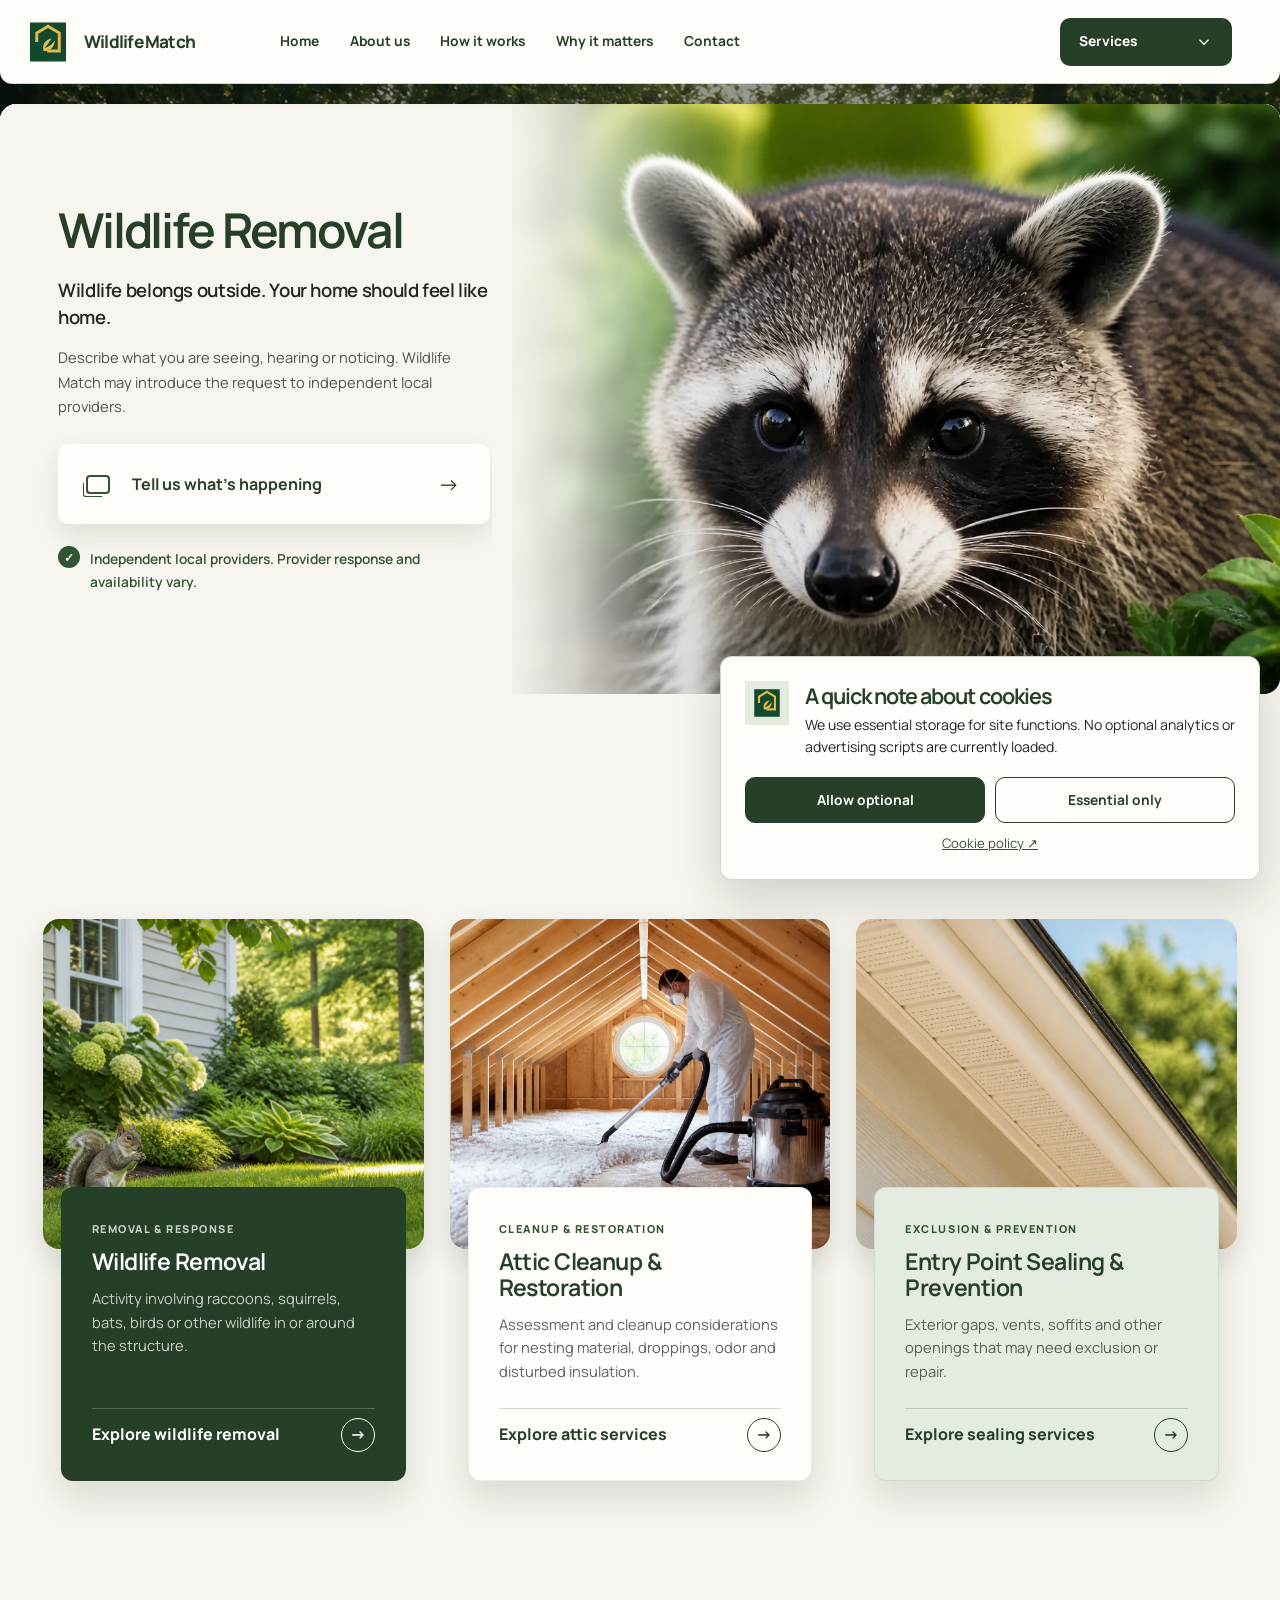
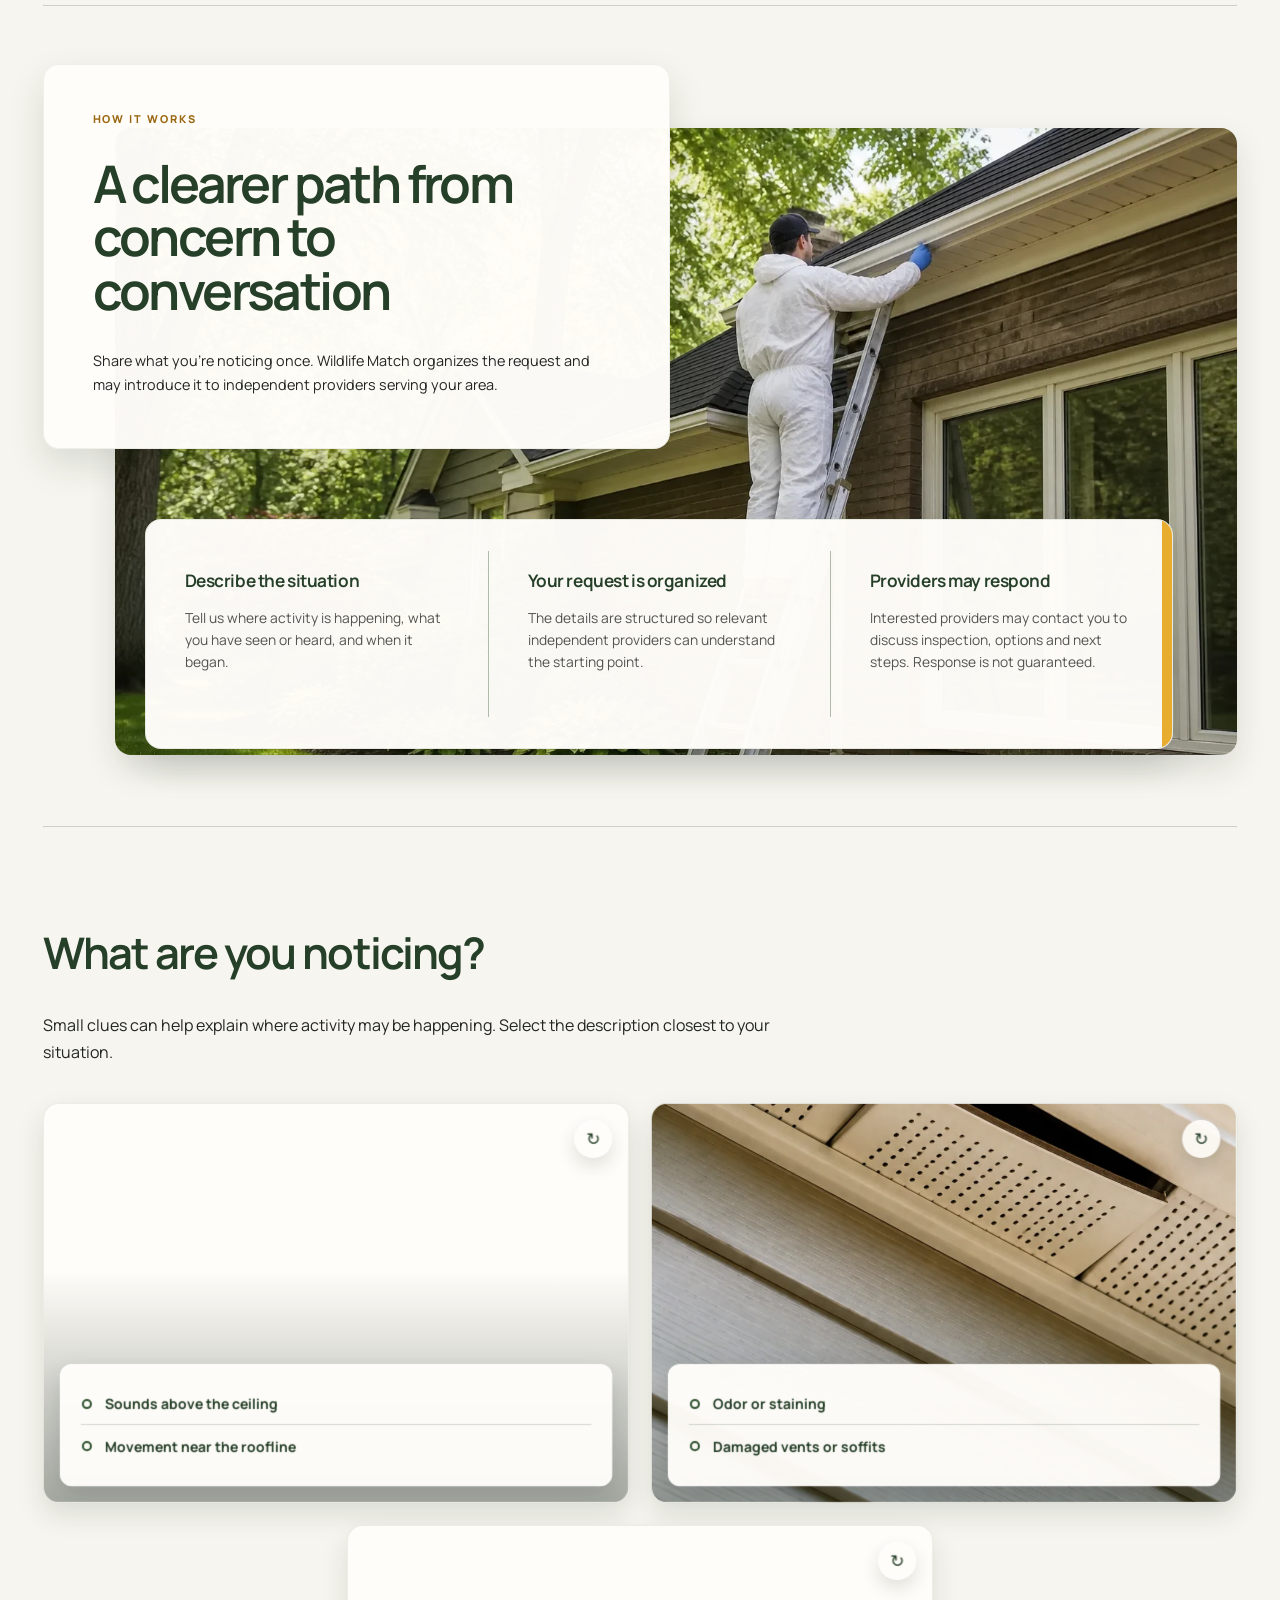
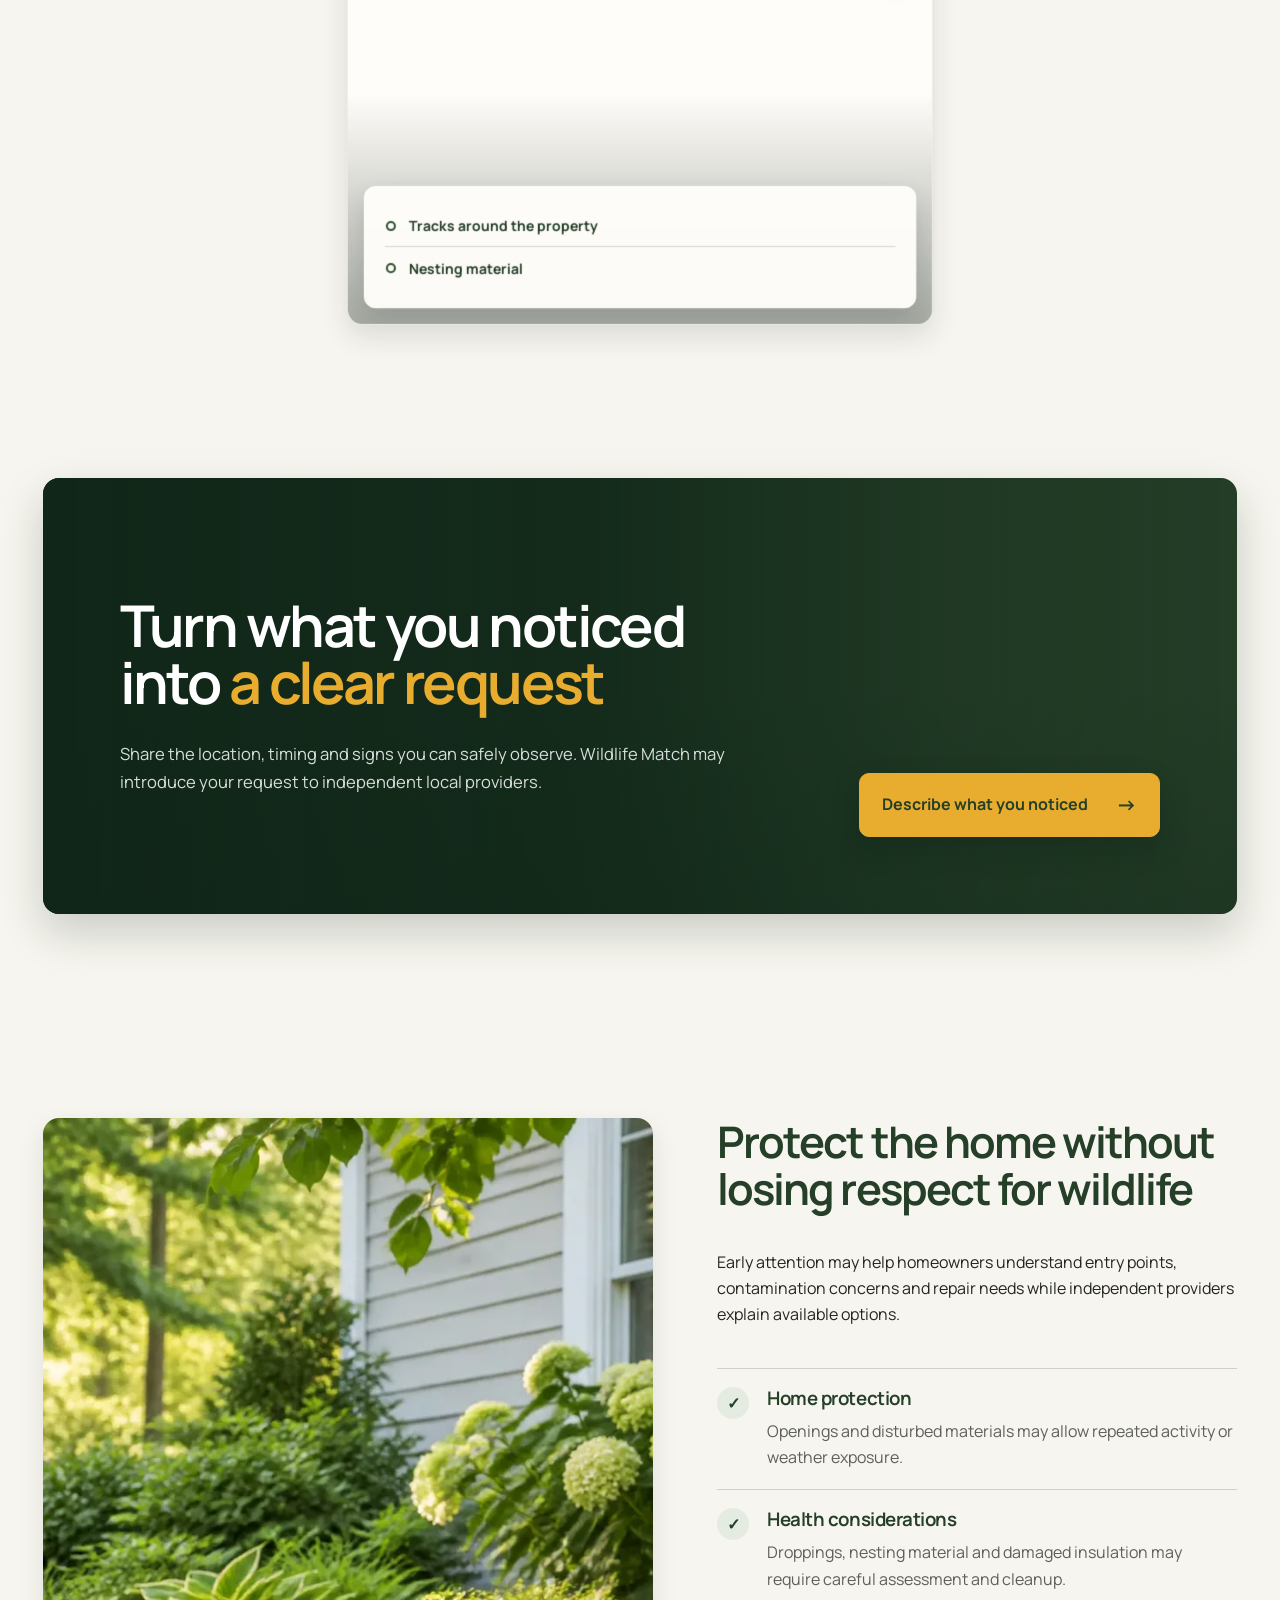
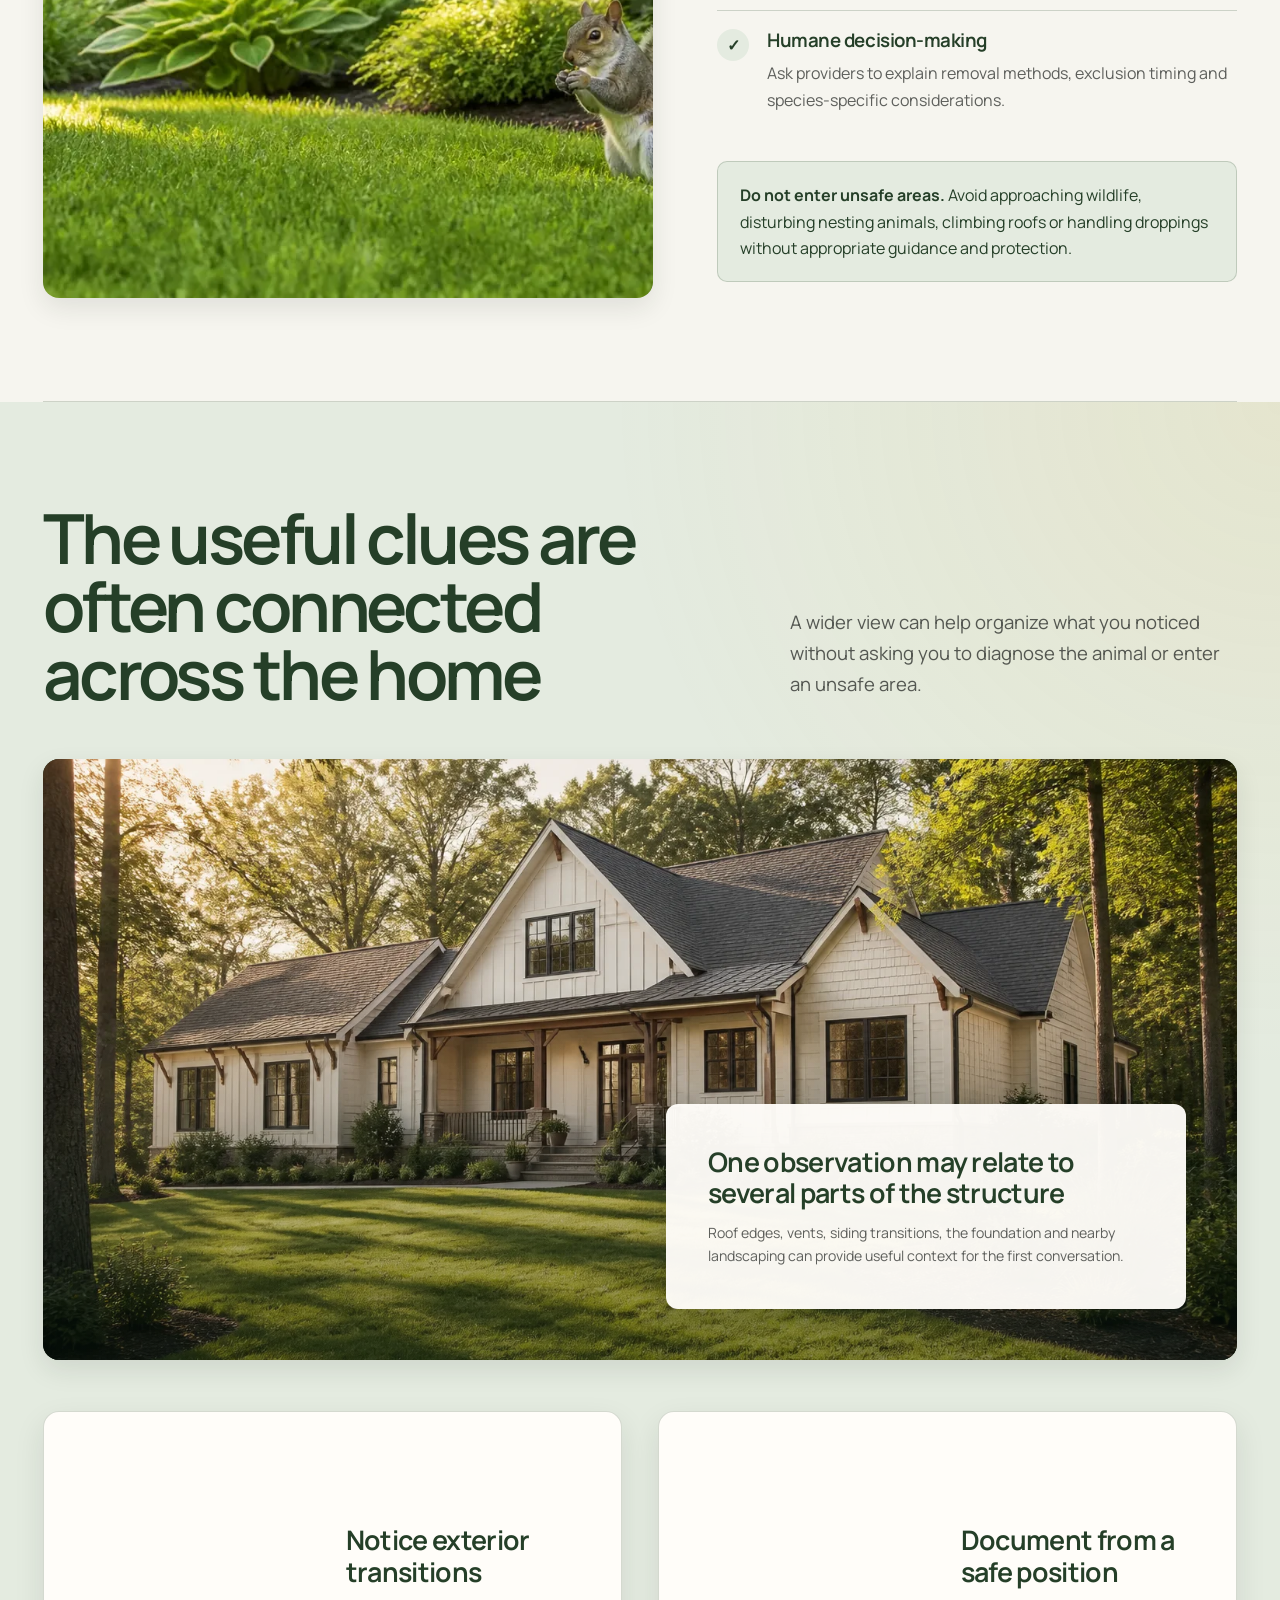
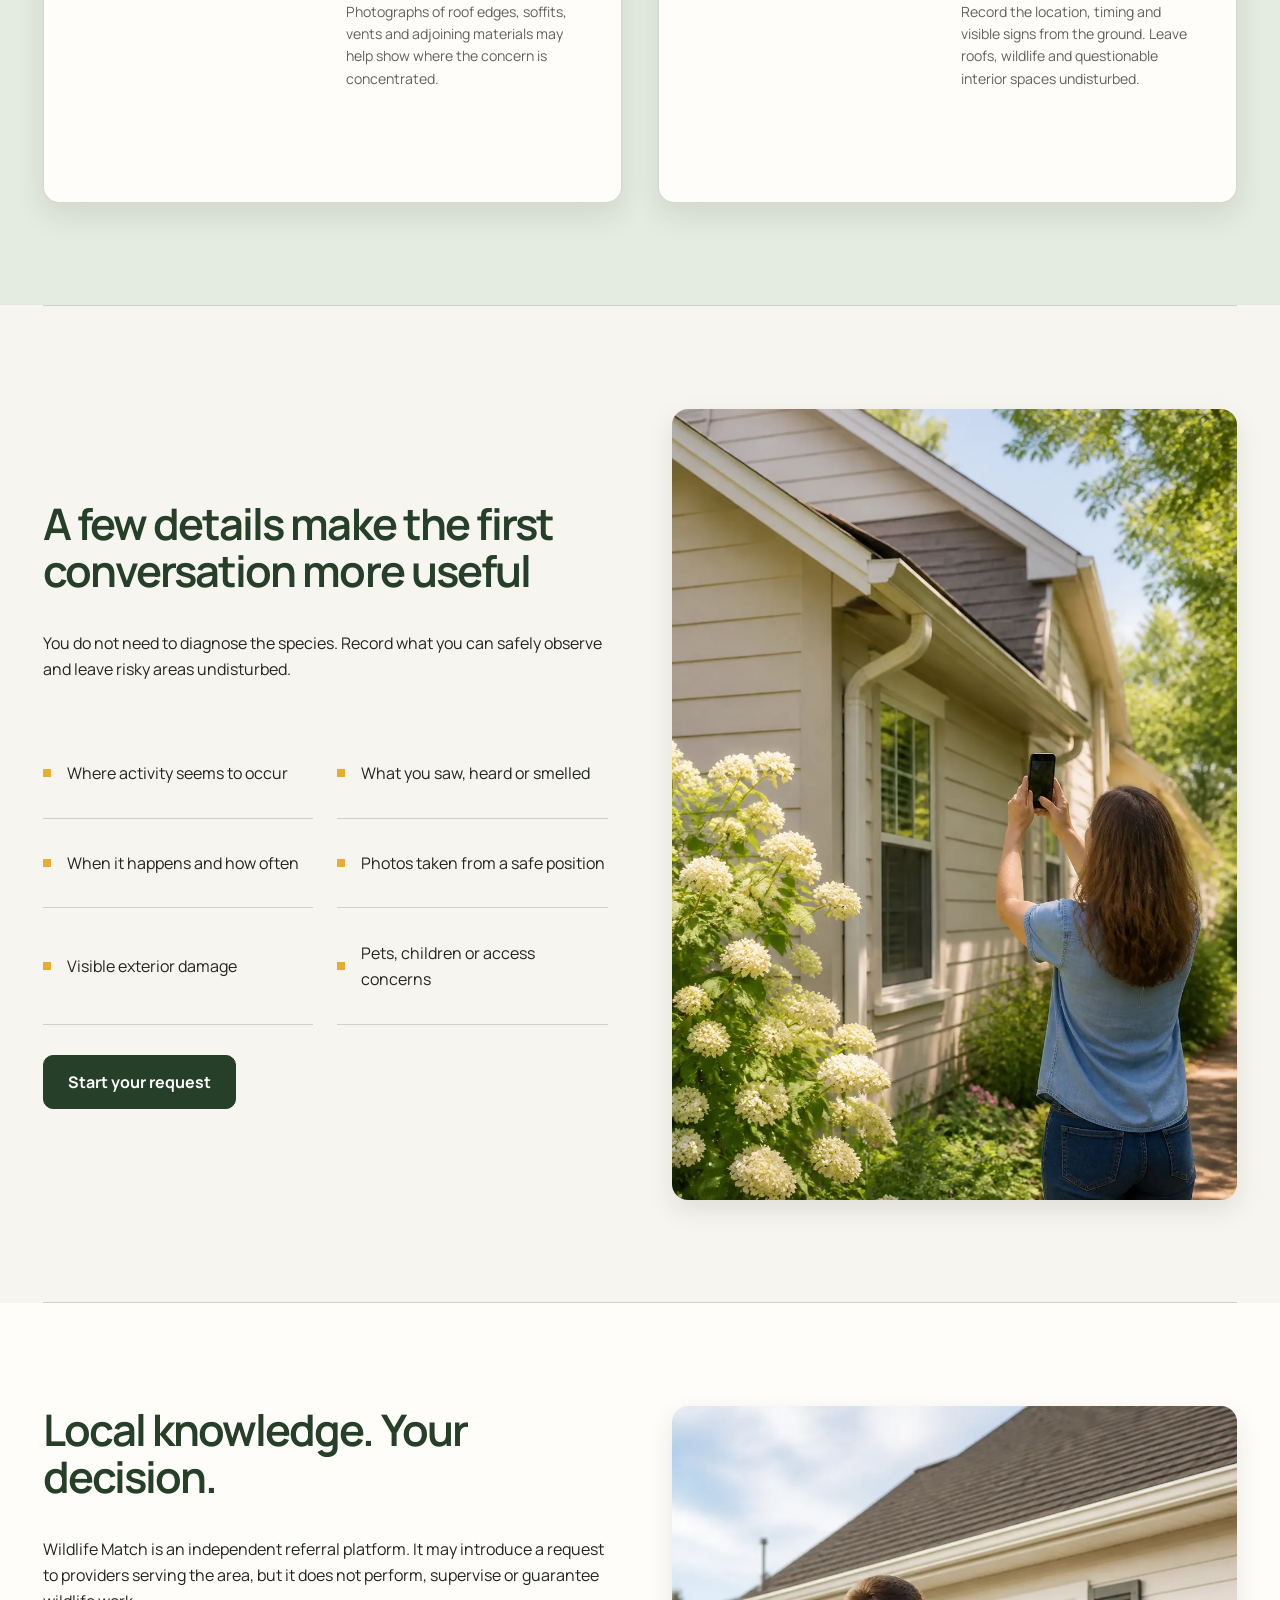
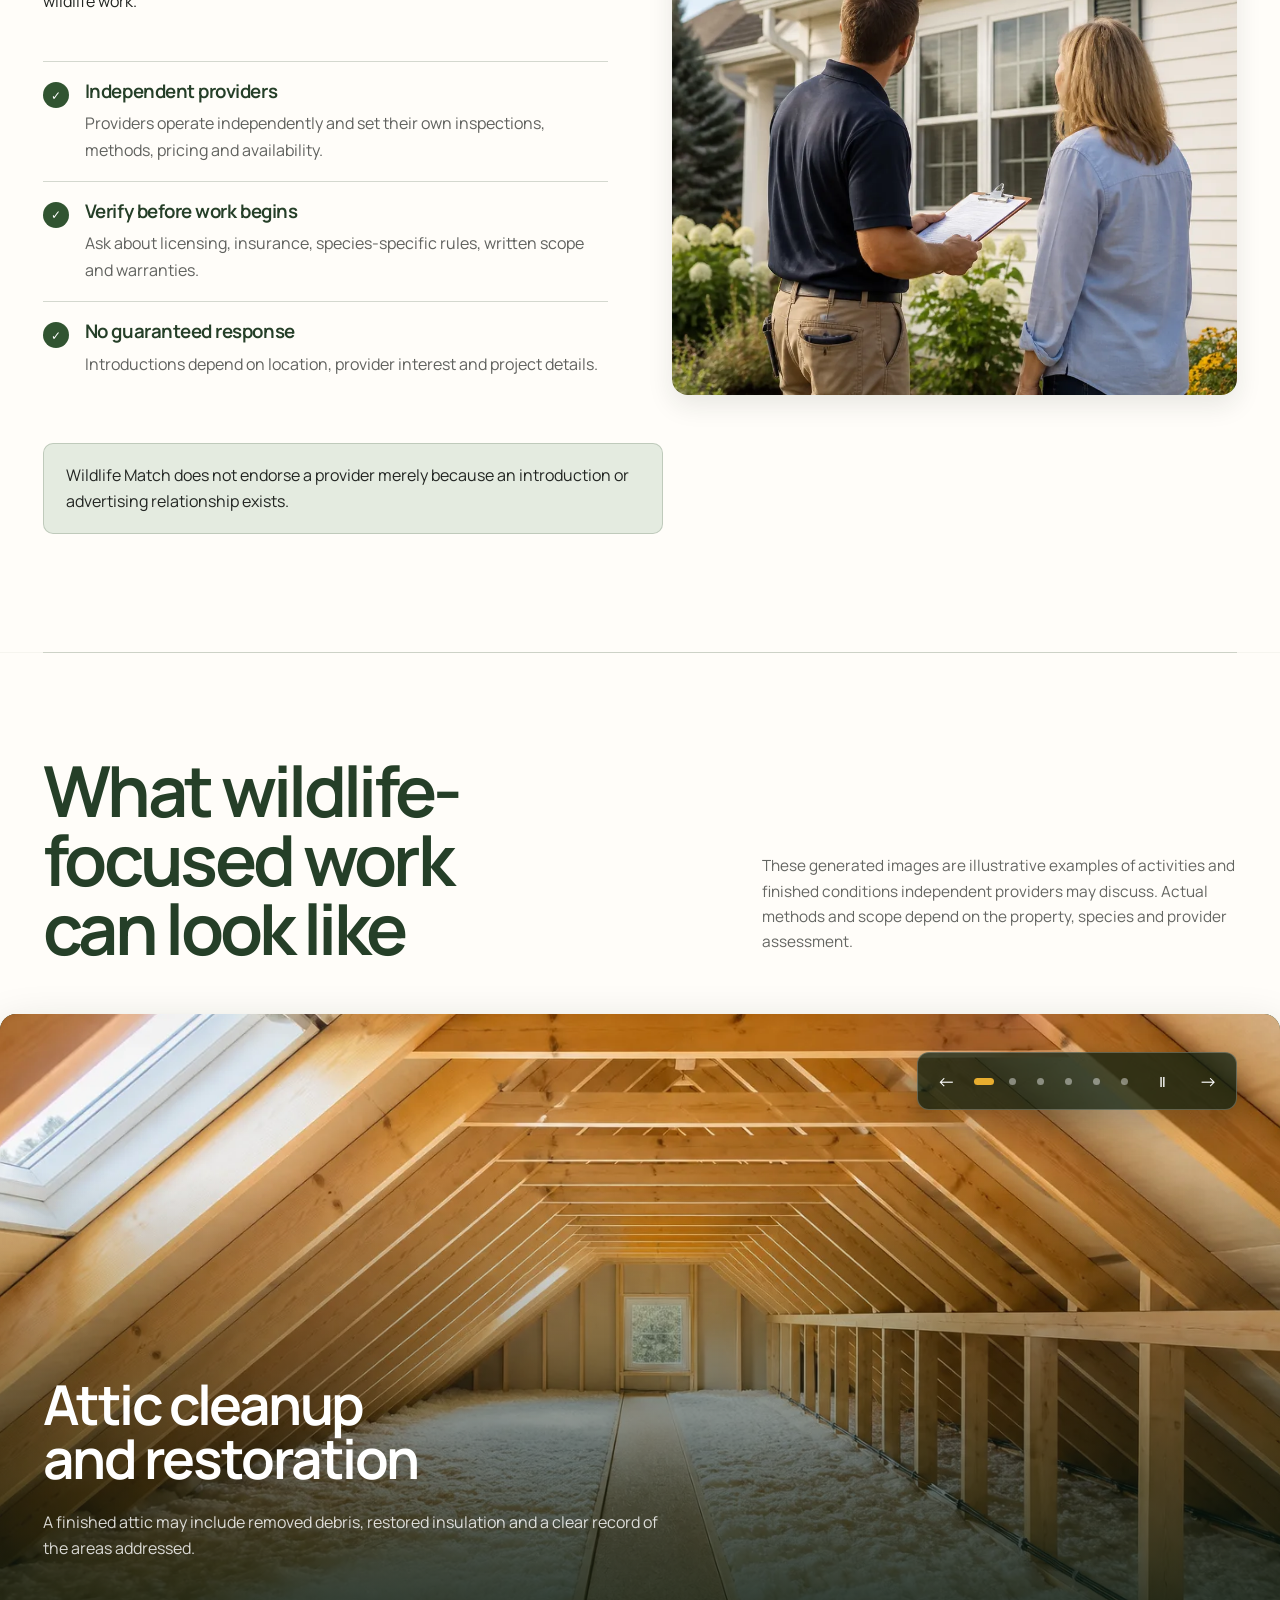
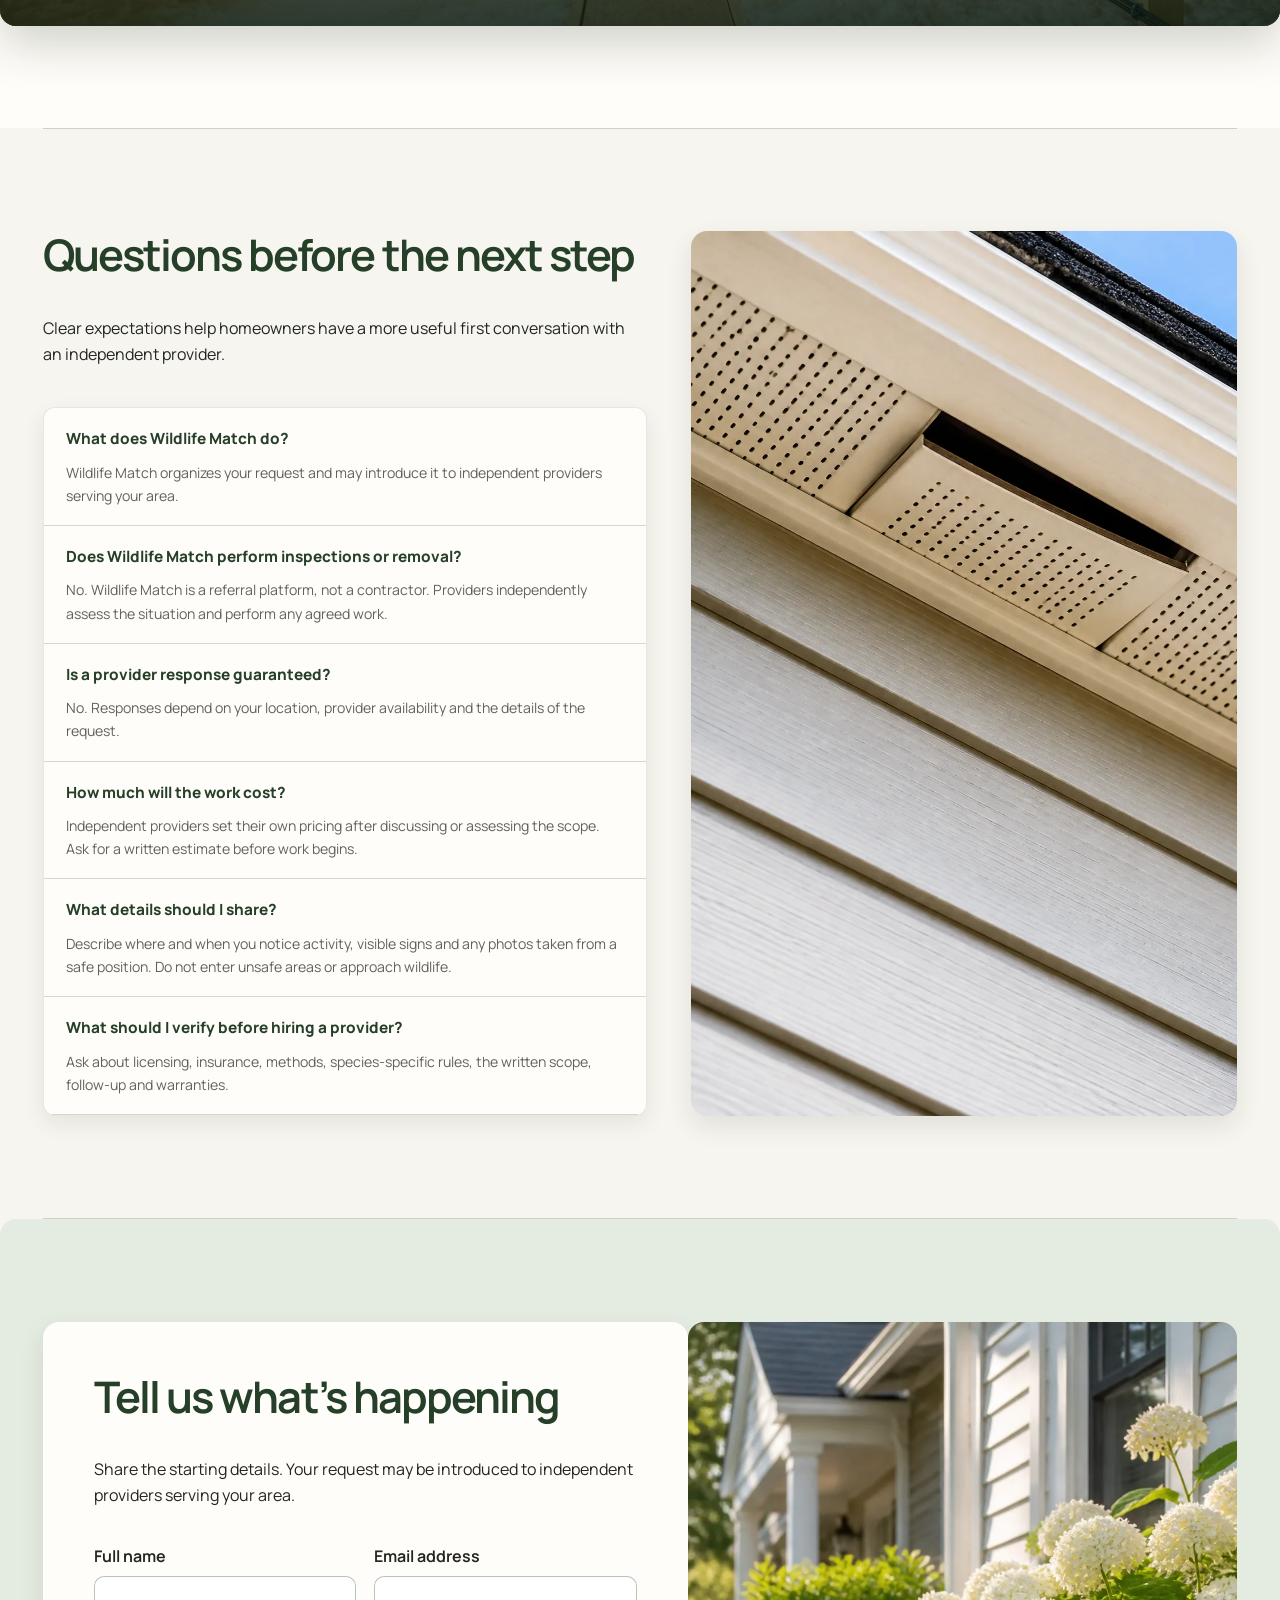
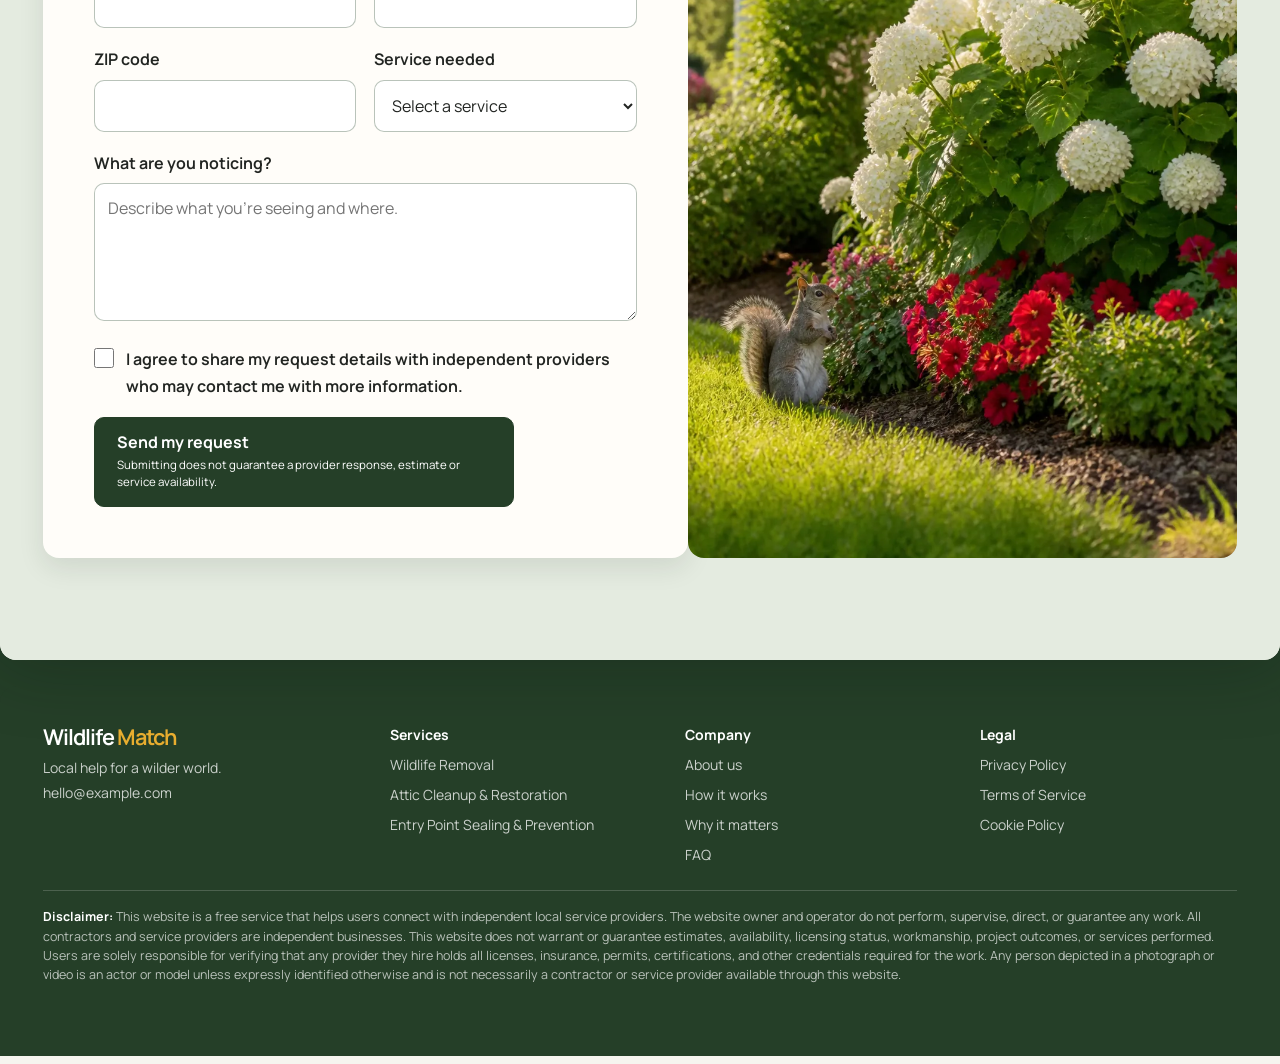
<file: index.html>
<!doctype html>
<html lang="en">
<head>
  <meta charset="utf-8">
  <meta name="viewport" content="width=device-width,initial-scale=1">
  <meta name="description" content="Organize a wildlife-removal request and explore introductions to independent local providers.">
  <title>Wildlife Match | Local Wildlife-Removal Introductions</title>
  <link rel="icon" href="favicon.svg" type="image/svg+xml">
  <link rel="preconnect" href="https://fonts.googleapis.com">
  <link rel="preconnect" href="https://fonts.gstatic.com" crossorigin>
  <link rel="stylesheet" href="https://fonts.googleapis.com/css2?family=Manrope:wght@400;500;600;700;800&amp;display=swap">
  <link rel="stylesheet" href="css/visual-redesign.css">
  <script src="config/site-config.js" defer></script>
  <script src="js/main.js" defer></script>
  <script src="js/animations.js" defer></script>
</head>
<body>
  <a class="skip-link" href="#main">Skip to content</a>

  <aside class="site-rail" aria-label="Site identity">
    <a class="rail-mark" href="#top" aria-label="Wildlife Match home"><img src="favicon.svg" width="52" height="52" alt=""></a>
    <a class="rail-wordmark" href="#top"><span>Wildlife</span> <em>Match</em></a>
    <span class="rail-line" aria-hidden="true"></span>
    <p class="rail-support" data-config="supportLine">Local help for a wilder world.</p>
    <button class="menu-toggle" type="button" aria-expanded="false" aria-controls="mobile-menu"><span></span><span></span><span class="sr-only">Open menu</span></button>
  </aside>

  <div class="mobile-menu" id="mobile-menu" hidden>
    <div class="mobile-menu__head"><img src="favicon.svg" width="54" height="54" alt=""><button class="menu-close" type="button" aria-label="Close menu">×</button></div>
    <nav aria-label="Mobile navigation">
      <details class="mobile-services"><summary>Services</summary><div class="mobile-services__links"><a href="wildlife-removal.html">Wildlife Removal</a><a href="attic-cleanup-restoration.html">Attic Cleanup &amp; Restoration</a><a href="entry-point-sealing-prevention.html">Entry Point Sealing &amp; Prevention</a><a class="mobile-services__all" href="#services">All services →</a></div></details><a href="#how-it-works">How it works</a><a href="#about">About</a><a href="#faq">FAQ</a><a href="#request">Contact</a>
    </nav>
    <a class="button button--terracotta" href="#request">Tell us what’s happening</a>
    <p class="mobile-menu__disclosure">Independent referral platform. Provider response and availability vary.</p>
  </div>

  <nav class="hero__dock shared-header" aria-label="Homepage sections">
    <div class="hero__dock-links shared-header__links">
      <a href="#top"><span>Home</span></a>
      <a href="#about"><span>About us</span></a>
      <a href="#how-it-works"><span>How it works</span></a>
      <a href="#why-it-matters"><span>Why it matters</span></a>
      <a href="#request"><span>Contact</span></a>
    </div>
    <details class="services-dropdown hero__dock-next shared-header__services"><summary><span>Services</span><svg viewBox="0 0 24 24" aria-hidden="true"><path d="m6 9 6 6 6-6"></path></svg></summary><div class="services-dropdown__panel"><a href="wildlife-removal.html"><span>Wildlife Removal</span><small>Animals in or around the structure</small></a><a href="attic-cleanup-restoration.html"><span>Attic Cleanup &amp; Restoration</span><small>Debris, odor and disturbed insulation</small></a><a href="entry-point-sealing-prevention.html"><span>Entry Point Sealing &amp; Prevention</span><small>Exterior gaps, vents and recurring access</small></a><a class="services-dropdown__all" href="#services"><span>All services</span><small>View the complete services section</small></a></div></details>
  </nav>

  <main id="main">
    <section class="hero" id="top" aria-labelledby="hero-title">
      <div class="hero__band">
        <p class="hero__brand" aria-hidden="true"><strong>Wildlife</strong> <em>Match</em></p>
        <div class="hero__copy">

          <h1 id="hero-title">Wildlife Removal</h1>
          <p class="hero__lead">Wildlife belongs outside. Your home should feel like home.</p>
          <p>Describe what you are seeing, hearing or noticing. Wildlife Match may introduce the request to independent local providers.</p>
        </div>
        <div class="hero__actions">
          <a class="button button--primary" href="#request">Tell us what’s happening</a>
        </div>
        <p class="hero__reassurance">Independent local providers. Provider response and availability vary.</p>
      </div>

      <img class="hero__photo hero__photo--garden-top" src="img/photos/home-hero-raccoon-closeup-v5.webp" width="1254" height="1254" fetchpriority="high" alt="Raccoon outdoors in a residential garden" decoding="async">

    </section>

    <section class="section services" id="services" aria-labelledby="services-title">
      <header class="services__heading"><h2 id="services-title">Start with what’s <em>happening</em></h2><p>Choose the situation that most closely matches what you’re noticing around the home.</p></header>
      <article class="service-tile service-tile--wildlife"><img src="img/home/hero-garden.webp" width="1536" height="1024" loading="lazy" alt="Squirrel outside in a landscaped residential yard" decoding="async"><div class="editorial-label"><h3>Wildlife <em>Removal</em></h3><p>Activity involving raccoons, squirrels, bats, birds or other wildlife in or around the structure.</p><a class="button button--primary service-link" href="wildlife-removal.html">Explore wildlife removal</a></div></article>
      <article class="service-tile service-tile--attic"><img src="img/home/service-attic.webp" width="1536" height="1024" loading="lazy" alt="Bright attic cleanup work" decoding="async"><div class="editorial-label"><h3>Attic Cleanup &amp; <em>Restoration</em></h3><p>Assessment and cleanup considerations for nesting material, droppings, odor and disturbed insulation.</p><a class="button button--primary service-link" href="attic-cleanup-restoration.html">Explore attic services</a></div></article>
      <article class="service-tile service-tile--sealing"><img src="img/home/service-sealing.webp" width="1536" height="1024" loading="lazy" alt="Sealed residential soffit vent" decoding="async"><div class="editorial-label"><h3>Entry Point Sealing &amp; <em>Prevention</em></h3><p>Exterior gaps, vents, soffits and other openings that may need exclusion or repair.</p><a class="button button--primary service-link" href="entry-point-sealing-prevention.html">Explore sealing services</a></div></article>
    </section>

    <div class="section-divider" aria-hidden="true"></div>

    <section class="section process" id="how-it-works" aria-labelledby="process-title">

      <header class="process__heading"><h2 id="process-title">A clearer path from <em>concern to conversation</em></h2><p>Share what you’re noticing once. Wildlife Match organizes the request and may introduce it to independent providers serving your area.</p></header>
      <div class="process__steps">
        <article><h3>Describe the situation</h3><p>Tell us where activity is happening, what you have seen or heard, and when it began.</p></article>
        <article><h3>Your request is organized</h3><p>The details are structured so relevant independent providers can understand the starting point.</p></article>
        <article><h3>Providers may respond</h3><p>Interested providers may contact you to discuss inspection, options and next steps. Response is not guaranteed.</p></article>
      </div>
      <img class="process__inspection" src="img/photos/process-inspection-wide-v2.webp" width="1536" height="1024" alt="Provider examining a roof edge from outside" loading="lazy" decoding="async">
    </section>

    <div class="section-divider" aria-hidden="true"></div>

    <section class="section signs" id="signs" aria-labelledby="signs-title">
      <header class="signs__heading"><h2 id="signs-title">What are you <em>noticing?</em></h2><p>Small clues can help explain where activity may be happening. Select the description closest to your situation.</p></header>
      <article class="signs__card signs__card--exterior" tabindex="0" aria-label="More information about sounds and roofline movement"><div class="signs__card-inner"><div class="signs__card-face signs__card-front"><img src="img/home/signs-exterior.webp" alt="Upper exterior and landscaped garden of a home" loading="lazy" decoding="async" width="1400" height="933"><div class="signs__card-content"><ul><li>Sounds above the ceiling</li><li>Movement near the roofline</li></ul></div></div><div class="signs__card-face signs__card-back"><span>What it may indicate</span><h3>Activity above living spaces</h3><p>Sounds overhead or repeated movement near the roofline can help identify where wildlife may be approaching or entering the structure.</p><small>Note the time, frequency and location. Observe from the ground and avoid entering unsafe areas.</small></div></div></article>
      <article class="signs__card signs__card--vent" tabindex="0" aria-label="More information about odors, staining and damaged vents"><div class="signs__card-inner"><div class="signs__card-face signs__card-front"><img src="img/home/signs-vent.webp" alt="Disturbed exterior vent" loading="lazy" decoding="async" width="1023" height="1537"><div class="signs__card-content"><ul><li>Odor or staining</li><li>Damaged vents or soffits</li></ul></div></div><div class="signs__card-face signs__card-back"><span>What it may indicate</span><h3>An affected exterior opening</h3><p>Staining, persistent odor or visible damage around a vent or soffit may give a provider useful context about access and affected materials.</p><small>Photograph the area from a safe position and record whether the condition appears to be changing.</small></div></div></article>
      <article class="signs__card signs__card--nest" tabindex="0" aria-label="More information about tracks and nesting material"><div class="signs__card-inner"><div class="signs__card-face signs__card-front"><img src="img/home/signs-nesting.webp" alt="Nesting material near an exterior edge" loading="lazy" decoding="async" width="1536" height="1024"><div class="signs__card-content"><ul><li>Tracks around the property</li><li>Nesting material</li></ul></div></div><div class="signs__card-face signs__card-back"><span>What it may indicate</span><h3>A repeated travel or nesting area</h3><p>Tracks and nesting material may help show where activity is concentrated and how wildlife moves around the property.</p><small>Do not disturb a nest or approach wildlife. Share safely taken photographs with the provider.</small></div></div></article>
    </section>

    <section class="signs-cta-banner" aria-labelledby="signs-cta-title" data-parallax-cta>
      <div class="signs-cta-banner__inner">
        <div class="signs-cta-banner__copy">
          <h2 id="signs-cta-title">Turn what you noticed into <em>a clear request</em></h2>
          <p>Share the location, timing and signs you can safely observe. Wildlife Match may introduce your request to independent local providers.</p>
        </div>
        <a class="button signs-cta-banner__button" href="#request">Describe what you noticed <span aria-hidden="true">→</span></a>
      </div>
    </section>

    <section class="section matters" id="why-it-matters" aria-labelledby="matters-title">
      <header class="matters__heading"><h2 id="matters-title">Protect the home <em>without losing respect for wildlife</em></h2><p>Early attention may help homeowners understand entry points, contamination concerns and repair needs while independent providers explain available options.</p></header>
      <img class="matters__wildlife" src="img/home/matters-wildlife.webp" alt="Squirrel outdoors in a garden" loading="lazy" decoding="async" width="1200" height="900">

      <div class="matters__manifesto">Inside protected.<br>Outside respected.</div>
      <div class="matters__topics"><article><h3>Home protection</h3><p>Openings and disturbed materials may allow repeated activity or weather exposure.</p></article><article><h3>Health considerations</h3><p>Droppings, nesting material and damaged insulation may require careful assessment and cleanup.</p></article><article><h3>Humane decision-making</h3><p>Ask providers to explain removal methods, exclusion timing and species-specific considerations.</p></article></div>
      <p class="matters__safety"><strong>Do not enter unsafe areas.</strong> Avoid approaching wildlife, disturbing nesting animals, climbing roofs or handling droppings without appropriate guidance and protection.</p>
    </section>

    <div class="section-divider" aria-hidden="true"></div>

    <section class="section visual-story" aria-labelledby="visual-story-title">
      <header class="visual-story__heading">
        <h2 id="visual-story-title">The useful clues are often <em>connected across the home</em></h2>
        <p>A wider view can help organize what you noticed without asking you to diagnose the animal or enter an unsafe area.</p>
      </header>

      <figure class="visual-story__panorama">
        <img src="img/photos/home-visual-system-exterior-v1.webp" width="1536" height="1024" loading="lazy" alt="Warm residential exterior showing the roofline, siding, foundation and landscaped yard together" decoding="async">
        <figcaption>
          <h3>One observation may relate to several parts of the structure</h3>
          <p>Roof edges, vents, siding transitions, the foundation and nearby landscaping can provide useful context for the first conversation.</p>
        </figcaption>
      </figure>

      <div class="visual-story__cards">
        <figure>
          <img src="img/photos/home-visual-roof-detail-v1.webp" width="1024" height="1536" loading="lazy" alt="Roof, soffit, gutter and screened exterior vent on a residential home" decoding="async">
          <figcaption><h3>Notice exterior transitions</h3><p>Photographs of roof edges, soffits, vents and adjoining materials may help show where the concern is concentrated.</p></figcaption>
        </figure>
        <figure>
          <img src="img/photos/home-visual-safe-observation-v1.webp" width="1536" height="1024" loading="lazy" alt="Homeowner safely photographing a roofline from the lawn" decoding="async">
          <figcaption><h3>Document from a safe position</h3><p>Record the location, timing and visible signs from the ground. Leave roofs, wildlife and questionable interior spaces undisturbed.</p></figcaption>
        </figure>
      </div>
    </section>

    <div class="section-divider" aria-hidden="true"></div>

    <section class="section prepare" id="prepare" aria-labelledby="prepare-title">
      <header class="prepare__heading"><h2 id="prepare-title">A few details make the first conversation <em>more useful</em></h2><p>You do not need to diagnose the species. Record what you can safely observe and leave risky areas undisturbed.</p></header>

      <img class="prepare__photo" src="img/home/prepare-safe-photo.webp" alt="Homeowner photographing a roofline from the ground" loading="lazy" decoding="async" width="1000" height="1400">
      <ul class="prepare__list"><li>Where activity seems to occur</li><li>What you saw, heard or smelled</li><li>When it happens and how often</li><li>Photos taken from a safe position</li><li>Visible exterior damage</li><li>Pets, children or access concerns</li></ul>
      <a class="projecting-tab prepare__cta" href="#request">Start your request</a>
    </section>

    <div class="section-divider" aria-hidden="true"></div>

    <section class="section about" id="about" aria-labelledby="about-title">
      <img class="about__photo" src="img/home/about-conversation.webp" alt="Provider and homeowner discussing an exterior area" loading="lazy" decoding="async" width="1400" height="1000">
      <header class="about__intro"><h2 id="about-title">Local knowledge. <em>Your decision.</em></h2><p>Wildlife Match is an independent referral platform. It may introduce a request to providers serving the area, but it does not perform, supervise or guarantee wildlife work.</p></header>
      <div class="about__points"><article><h3>Independent providers</h3><p>Providers operate independently and set their own inspections, methods, pricing and availability.</p></article><article><h3>Verify before work begins</h3><p>Ask about licensing, insurance, species-specific rules, written scope and warranties.</p></article><article><h3>No guaranteed response</h3><p>Introductions depend on location, provider interest and project details.</p></article></div>
      <p class="about__nonendorsement">Wildlife Match does not endorse a provider merely because an introduction or advertising relationship exists.</p>
    </section>

    <div class="section-divider" aria-hidden="true"></div>

    <section class="section work-gallery" aria-labelledby="work-gallery-title" data-work-gallery aria-roledescription="carousel">
      <header class="work-gallery__heading">
        <h2 id="work-gallery-title">What wildlife-focused work <em>can look like</em></h2>
        <p>These generated images are illustrative examples of activities and finished conditions independent providers may discuss. Actual methods and scope depend on the property, species and provider assessment.</p>
      </header>

      <div class="work-gallery__stage">
        <div class="work-gallery__slides" aria-live="off">
          <figure class="work-gallery__slide is-active" data-work-slide aria-hidden="false">
            <img src="img/photos/work-gallery-attic-restoration-v1.webp" width="1536" height="1024" loading="lazy" alt="Illustrative example of a clean restored attic with fresh insulation and a protected access path" decoding="async">
            <figcaption><h3>Attic cleanup and restoration</h3><p>A finished attic may include removed debris, restored insulation and a clear record of the areas addressed.</p></figcaption>
          </figure>
          <figure class="work-gallery__slide" data-work-slide aria-hidden="true">
            <img src="img/photos/work-gallery-soffit-exclusion-v1.webp" width="1536" height="1024" loading="lazy" alt="Illustrative example of a finished soffit and screened vent exclusion detail" decoding="async">
            <figcaption><h3>Finished soffit exclusion</h3><p>Exterior repairs should fit the surrounding materials while preserving required ventilation and weather protection.</p></figcaption>
          </figure>
          <figure class="work-gallery__slide" data-work-slide aria-hidden="true">
            <img src="img/photos/work-gallery-foundation-vent-v1.webp" width="1536" height="1024" loading="lazy" alt="Illustrative example of a secured residential foundation vent" decoding="async">
            <figcaption><h3>Secured foundation ventilation</h3><p>A finished barrier can limit wildlife access while keeping the opening neat and compatible with the building.</p></figcaption>
          </figure>
          <figure class="work-gallery__slide" data-work-slide aria-hidden="true">
            <img src="img/photos/work-gallery-humane-raccoon-release-v1.webp" width="1536" height="1024" loading="lazy" alt="Illustrative example of a wildlife specialist allowing a healthy raccoon to leave a humane carrier outdoors" decoding="async">
            <figcaption><h3>Humane handling and release</h3><p>Species, local rules and site conditions can affect how a qualified provider approaches removal and release.</p></figcaption>
          </figure>
          <figure class="work-gallery__slide" data-work-slide aria-hidden="true">
            <img src="img/photos/work-gallery-squirrel-inspection-v1.webp" width="1536" height="1024" loading="lazy" alt="Illustrative example of a wildlife specialist observing a squirrel near a residential roofline from the ground" decoding="async">
            <figcaption><h3>Species-aware exterior assessment</h3><p>Observation from a safe position can connect visible wildlife activity with possible access areas around the home.</p></figcaption>
          </figure>
          <figure class="work-gallery__slide" data-work-slide aria-hidden="true">
            <img src="img/photos/work-gallery-bat-exclusion-v1.webp" width="1654" height="951" loading="lazy" alt="Illustrative example of a protected wildlife specialist checking a bat exclusion device at dusk" decoding="async">
            <figcaption><h3>Timing-sensitive bat exclusion</h3><p>Bat work may require species-aware timing, safe access and confirmation before an opening is permanently closed.</p></figcaption>
          </figure>
        </div>

        <div class="work-gallery__controls" aria-label="Gallery controls">
          <button class="work-gallery__arrow" type="button" data-work-prev aria-label="Previous image">←</button>
          <div class="work-gallery__dots" aria-label="Choose gallery image">
            <button type="button" data-work-dot="0" aria-label="Show image 1" aria-current="true"></button>
            <button type="button" data-work-dot="1" aria-label="Show image 2"></button>
            <button type="button" data-work-dot="2" aria-label="Show image 3"></button>
            <button type="button" data-work-dot="3" aria-label="Show image 4"></button>
            <button type="button" data-work-dot="4" aria-label="Show image 5"></button>
            <button type="button" data-work-dot="5" aria-label="Show image 6"></button>
          </div>
          <button class="work-gallery__toggle" type="button" data-work-toggle aria-label="Pause automatic gallery">Ⅱ</button>
          <button class="work-gallery__arrow" type="button" data-work-next aria-label="Next image">→</button>
        </div>
        <p class="sr-only" data-work-status aria-live="polite">Image 1 of 6</p>
      </div>
    </section>

    <div class="section-divider" aria-hidden="true"></div>

    <section class="section faq" id="faq" aria-labelledby="faq-title">
      <header class="faq__heading">

        <h2 id="faq-title">Questions before <em>the next step</em></h2>
        <p>Clear expectations help homeowners have a more useful first conversation with an independent provider.</p>
      </header>
      <img class="faq__photo" src="img/home/signs-vent.webp" loading="lazy" alt="Exterior roof vent near a home" decoding="async" width="1023" height="1537">
      <dl class="faq__list">
        <div class="faq__item"><dt>What does Wildlife Match do?</dt><dd>Wildlife Match organizes your request and may introduce it to independent providers serving your area.</dd></div>
        <div class="faq__item"><dt>Does Wildlife Match perform inspections or removal?</dt><dd>No. Wildlife Match is a referral platform, not a contractor. Providers independently assess the situation and perform any agreed work.</dd></div>
        <div class="faq__item"><dt>Is a provider response guaranteed?</dt><dd>No. Responses depend on your location, provider availability and the details of the request.</dd></div>
        <div class="faq__item"><dt>How much will the work cost?</dt><dd>Independent providers set their own pricing after discussing or assessing the scope. Ask for a written estimate before work begins.</dd></div>
        <div class="faq__item"><dt>What details should I share?</dt><dd>Describe where and when you notice activity, visible signs and any photos taken from a safe position. Do not enter unsafe areas or approach wildlife.</dd></div>
        <div class="faq__item"><dt>What should I verify before hiring a provider?</dt><dd>Ask about licensing, insurance, methods, species-specific rules, the written scope, follow-up and warranties.</dd></div>
      </dl>
    </section>

    <div class="section-divider" aria-hidden="true"></div>

    <section class="request" id="request" aria-labelledby="request-title">
      <img class="request__photo" src="img/home/request-garden.webp" alt="Squirrel outside in a residential garden" loading="lazy" decoding="async" width="1000" height="1400">
      <form class="request__form" action="handler.php" method="post" enctype="multipart/form-data" novalidate>
        <input type="hidden" name="csrf_token" value="">
        <label class="hp" aria-hidden="true">Leave empty<input name="website" tabindex="-1" autocomplete="off"></label>
        <header><h2 id="request-title">Tell us <em>what’s happening</em></h2><p>Share the starting details. Your request may be introduced to independent providers serving your area.</p></header>
        <label>Full name<input name="name" autocomplete="name" required></label>
        <label>Email address<input type="email" name="email" autocomplete="email" required></label>
        <label>ZIP code<input name="zip" inputmode="numeric" autocomplete="postal-code" required></label>
        <label>Service needed<select name="service" required><option value="">Select a service</option><option>Wildlife Removal</option><option>Attic Cleanup & Restoration</option><option>Entry Point Sealing & Prevention</option></select></label>
        <label class="request__message">What are you noticing?<textarea name="message" rows="5" placeholder="Describe what you’re seeing and where." required></textarea></label>
        <label class="request__consent"><input type="checkbox" name="consent" required><span data-config="consentLabel">I agree to share my request details with independent providers who may contact me with more information.</span></label>
        <button class="request__submit" type="submit">Send my request<small>Submitting does not guarantee a provider response, estimate or service availability.</small></button>
        <p class="form-status" role="status" aria-live="polite" hidden></p>
        <p class="nonjs-success" id="request-success">Thank you! We have successfully received your request. Our team will review your information and get back to you shortly.</p>
      </form>
    </section>
  </main>

  <footer class="site-footer">
    <div><strong class="footer-brand">Wildlife <em>Match</em></strong><p data-config="supportLine">Local help for a wilder world.</p><a data-config-href="email" href="mailto:hello@example.com" data-config="email">hello@example.com</a></div>
    <nav aria-label="Services"><strong>Services</strong><a href="wildlife-removal.html">Wildlife Removal</a><a href="attic-cleanup-restoration.html">Attic Cleanup &amp; Restoration</a><a href="entry-point-sealing-prevention.html">Entry Point Sealing &amp; Prevention</a></nav>
    <nav aria-label="Company"><strong>Company</strong><a href="#about">About us</a><a href="#how-it-works">How it works</a><a href="#why-it-matters">Why it matters</a><a href="#faq">FAQ</a></nav>
    <nav aria-label="Legal"><strong>Legal</strong><a href="privacy.html">Privacy Policy</a><a href="terms.html">Terms of Service</a><a href="cookie-policy.html">Cookie Policy</a></nav>
    <p class="site-footer__disclaimer"><strong>Disclaimer:</strong> This website is a free service that helps users connect with independent local service providers. The website owner and operator do not perform, supervise, direct, or guarantee any work. All contractors and service providers are independent businesses. This website does not warrant or guarantee estimates, availability, licensing status, workmanship, project outcomes, or services performed. Users are solely responsible for verifying that any provider they hire holds all licenses, insurance, permits, certifications, and other credentials required for the work. Any person depicted in a photograph or video is an actor or model unless expressly identified otherwise and is not necessarily a contractor or service provider available through this website.</p>
    <div class="site-footer__bottom"><span>Independent referral platform. Providers operate independently.</span><span>© <span data-config="copyrightYear">2026</span> <span data-config="companyName">CONFIGURE LEGAL OPERATOR</span></span></div>
  </footer>

  <div class="cookie-banner" role="dialog" aria-labelledby="cookie-title" aria-describedby="cookie-description" hidden><div class="cookie-banner__intro"><span class="cookie-banner__mark" aria-hidden="true"><img src="favicon.svg" width="34" height="34" alt=""></span><div><h2 id="cookie-title">A quick note about cookies</h2><p id="cookie-description">We use essential storage for site functions. No optional analytics or advertising scripts are currently loaded.</p></div></div><div class="cookie-banner__actions"><button type="button" data-cookie="accept">Allow optional</button><button type="button" data-cookie="reject">Essential only</button><a href="cookie-policy.html">Cookie policy <span aria-hidden="true">↗</span></a></div></div>

  <dialog class="form-modal" id="form-modal" aria-labelledby="form-modal-title" aria-describedby="form-modal-message">
    <div class="form-modal__panel">
      <button class="form-modal__close" type="button" data-form-modal-close aria-label="Close message">×</button>
      <span class="form-modal__icon" aria-hidden="true"></span>

      <h2 id="form-modal-title" data-form-modal-title>Your request has been received</h2>
      <p id="form-modal-message" data-form-modal-message>Thank you. Your details were submitted successfully.</p>
      <button class="button button--primary form-modal__action" type="button" data-form-modal-close>Done</button>
    </div>
  </dialog>
</body>
</html>
</file>
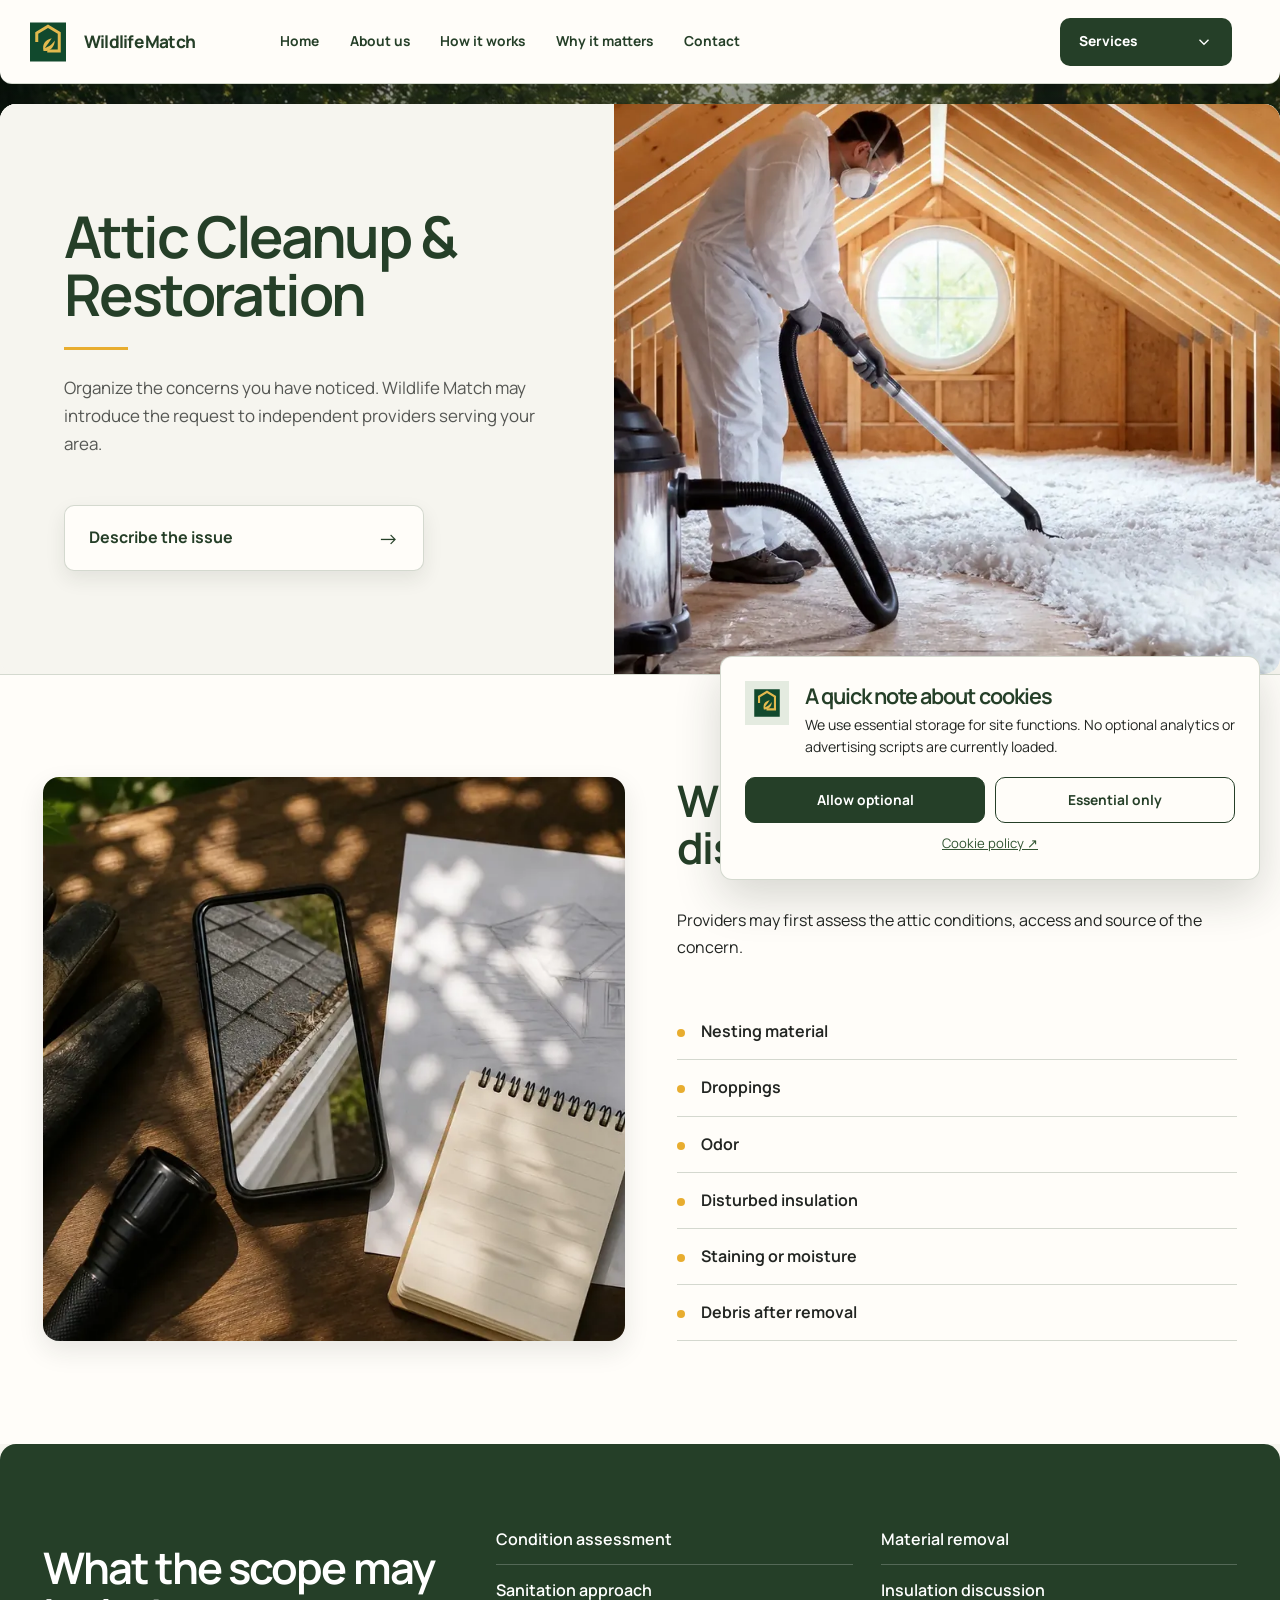
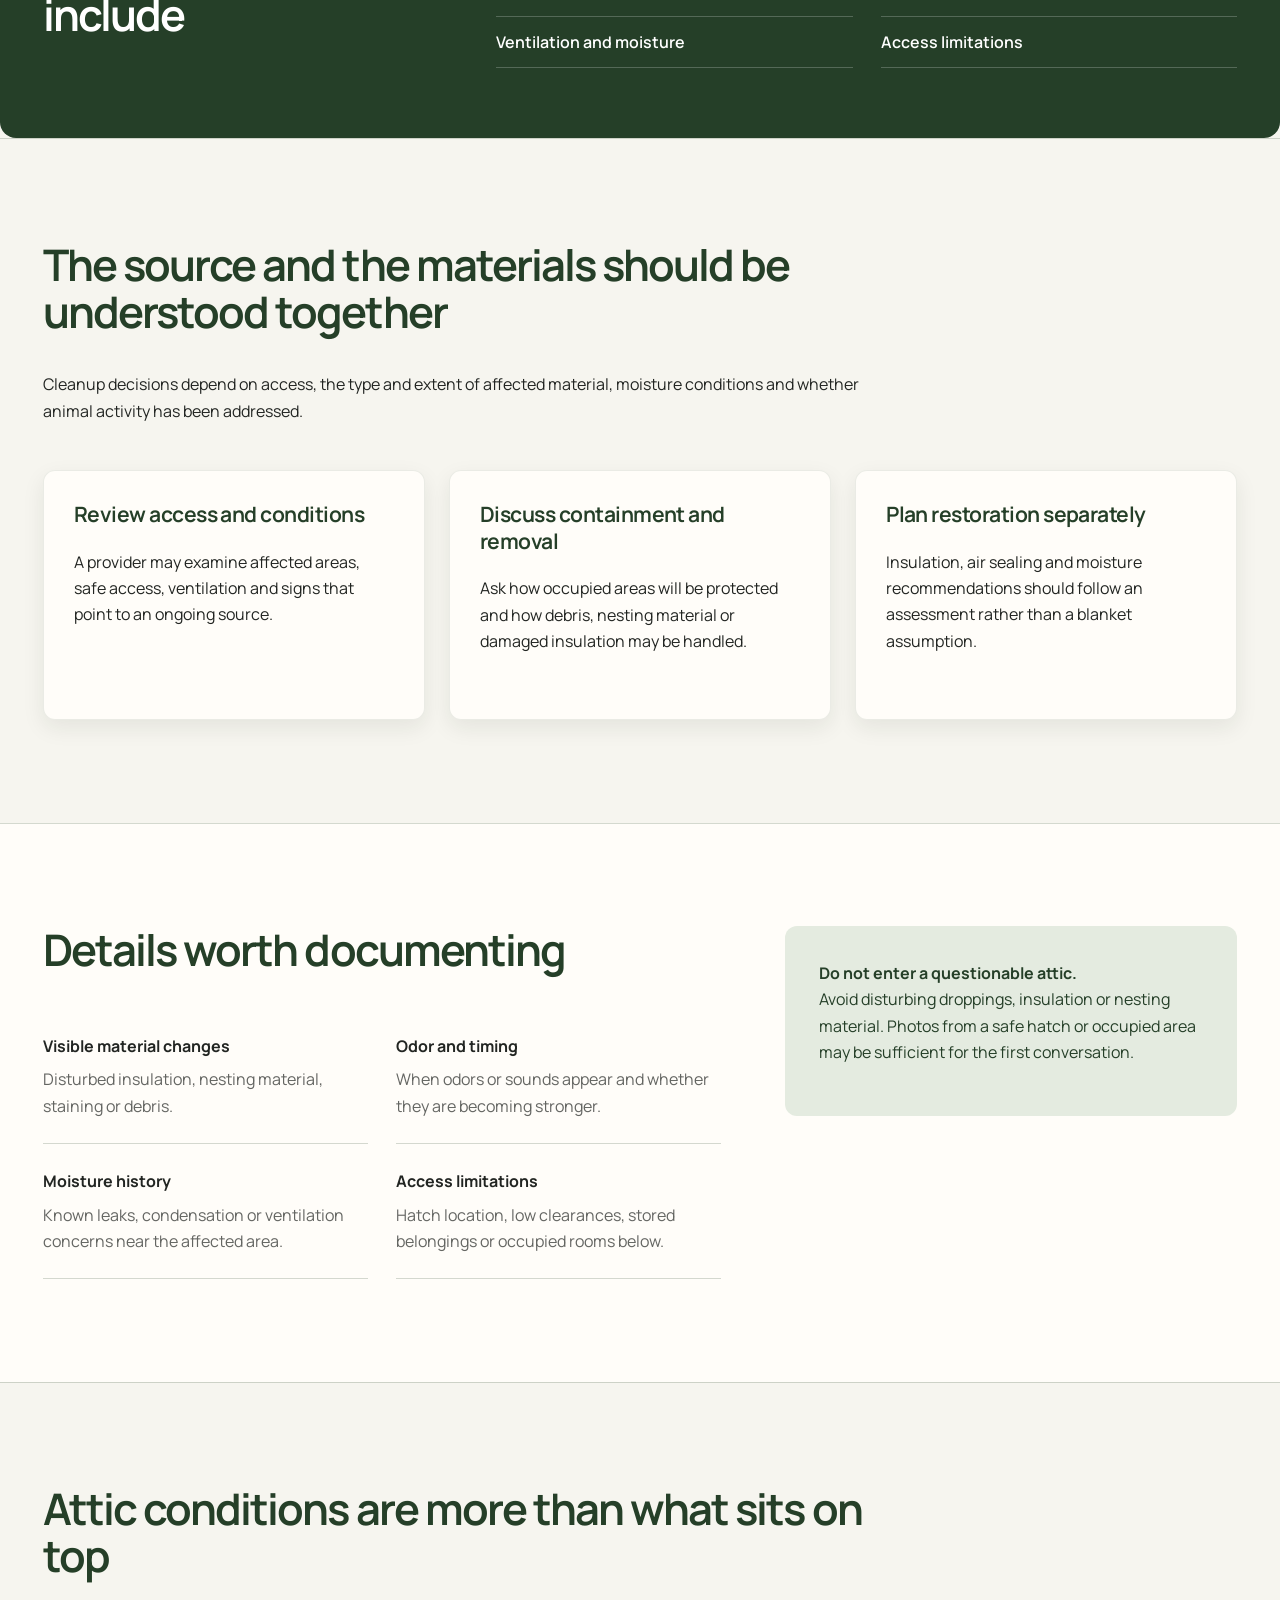
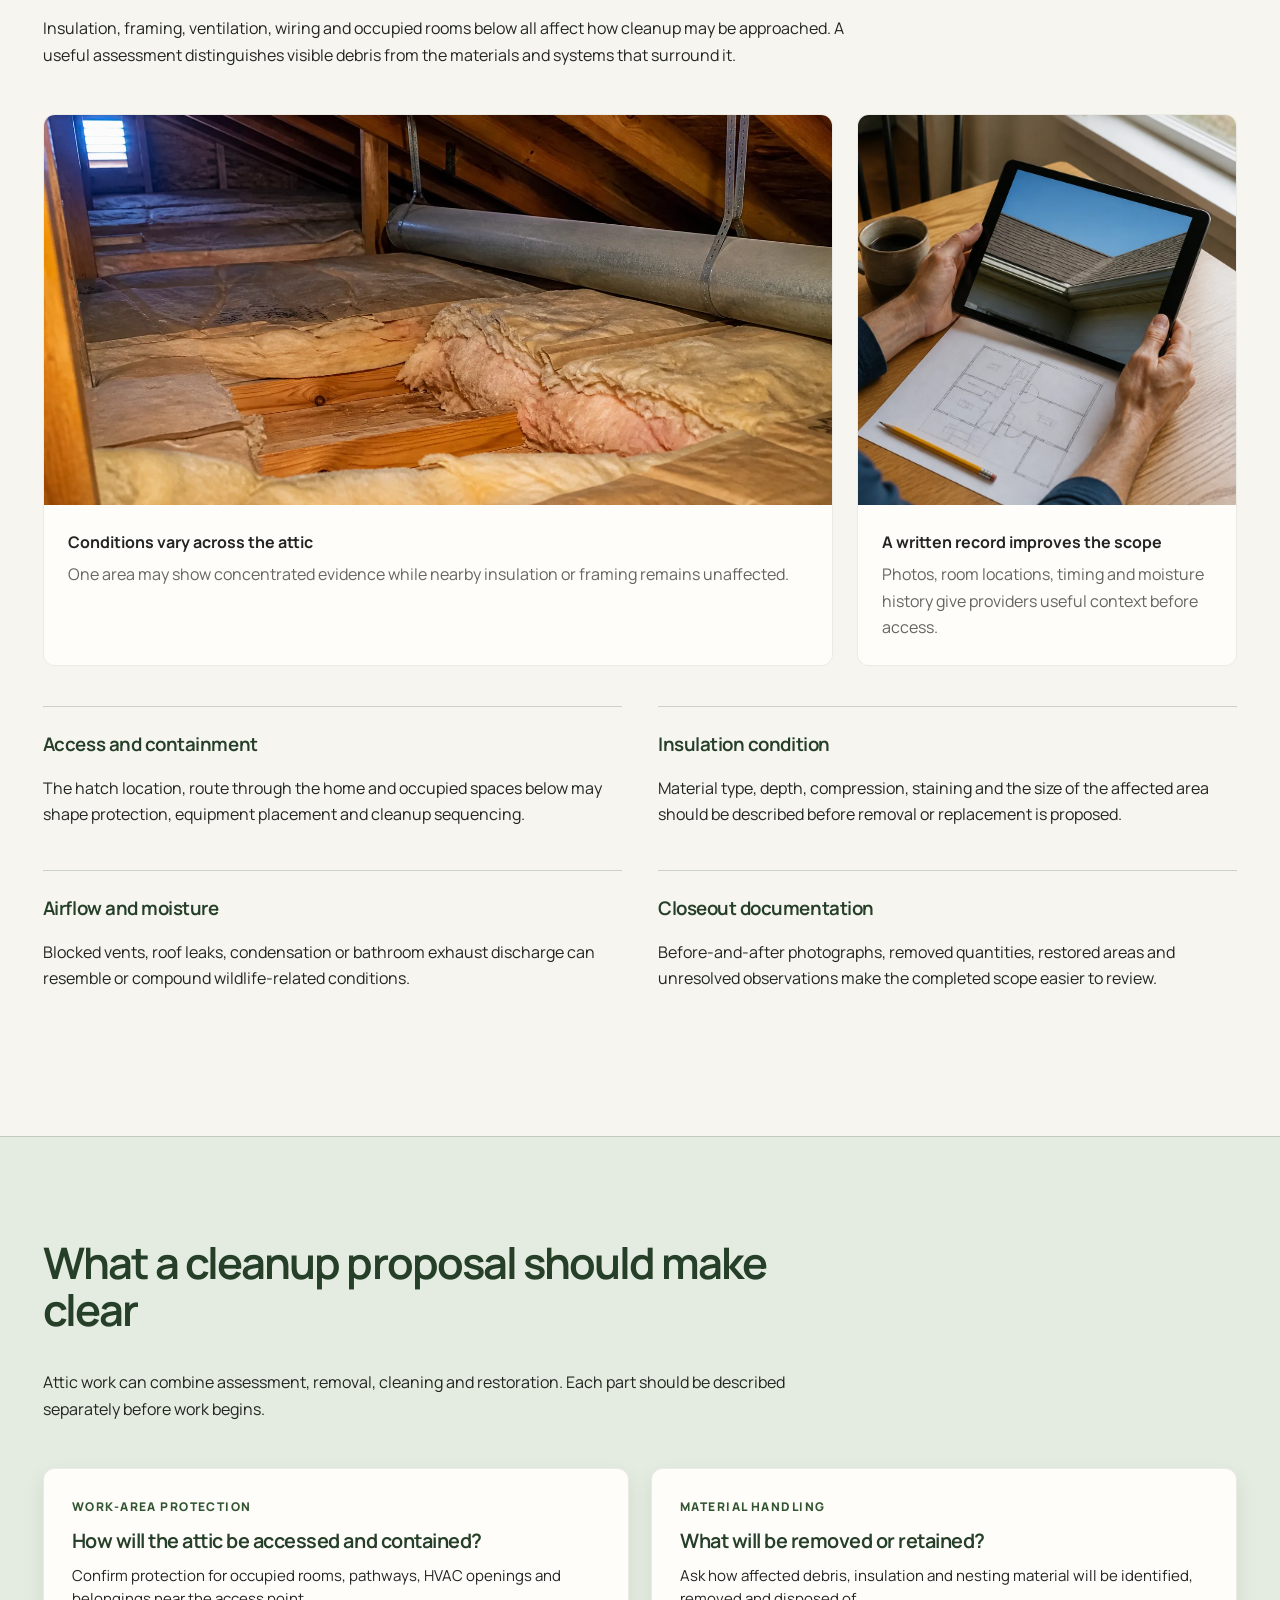
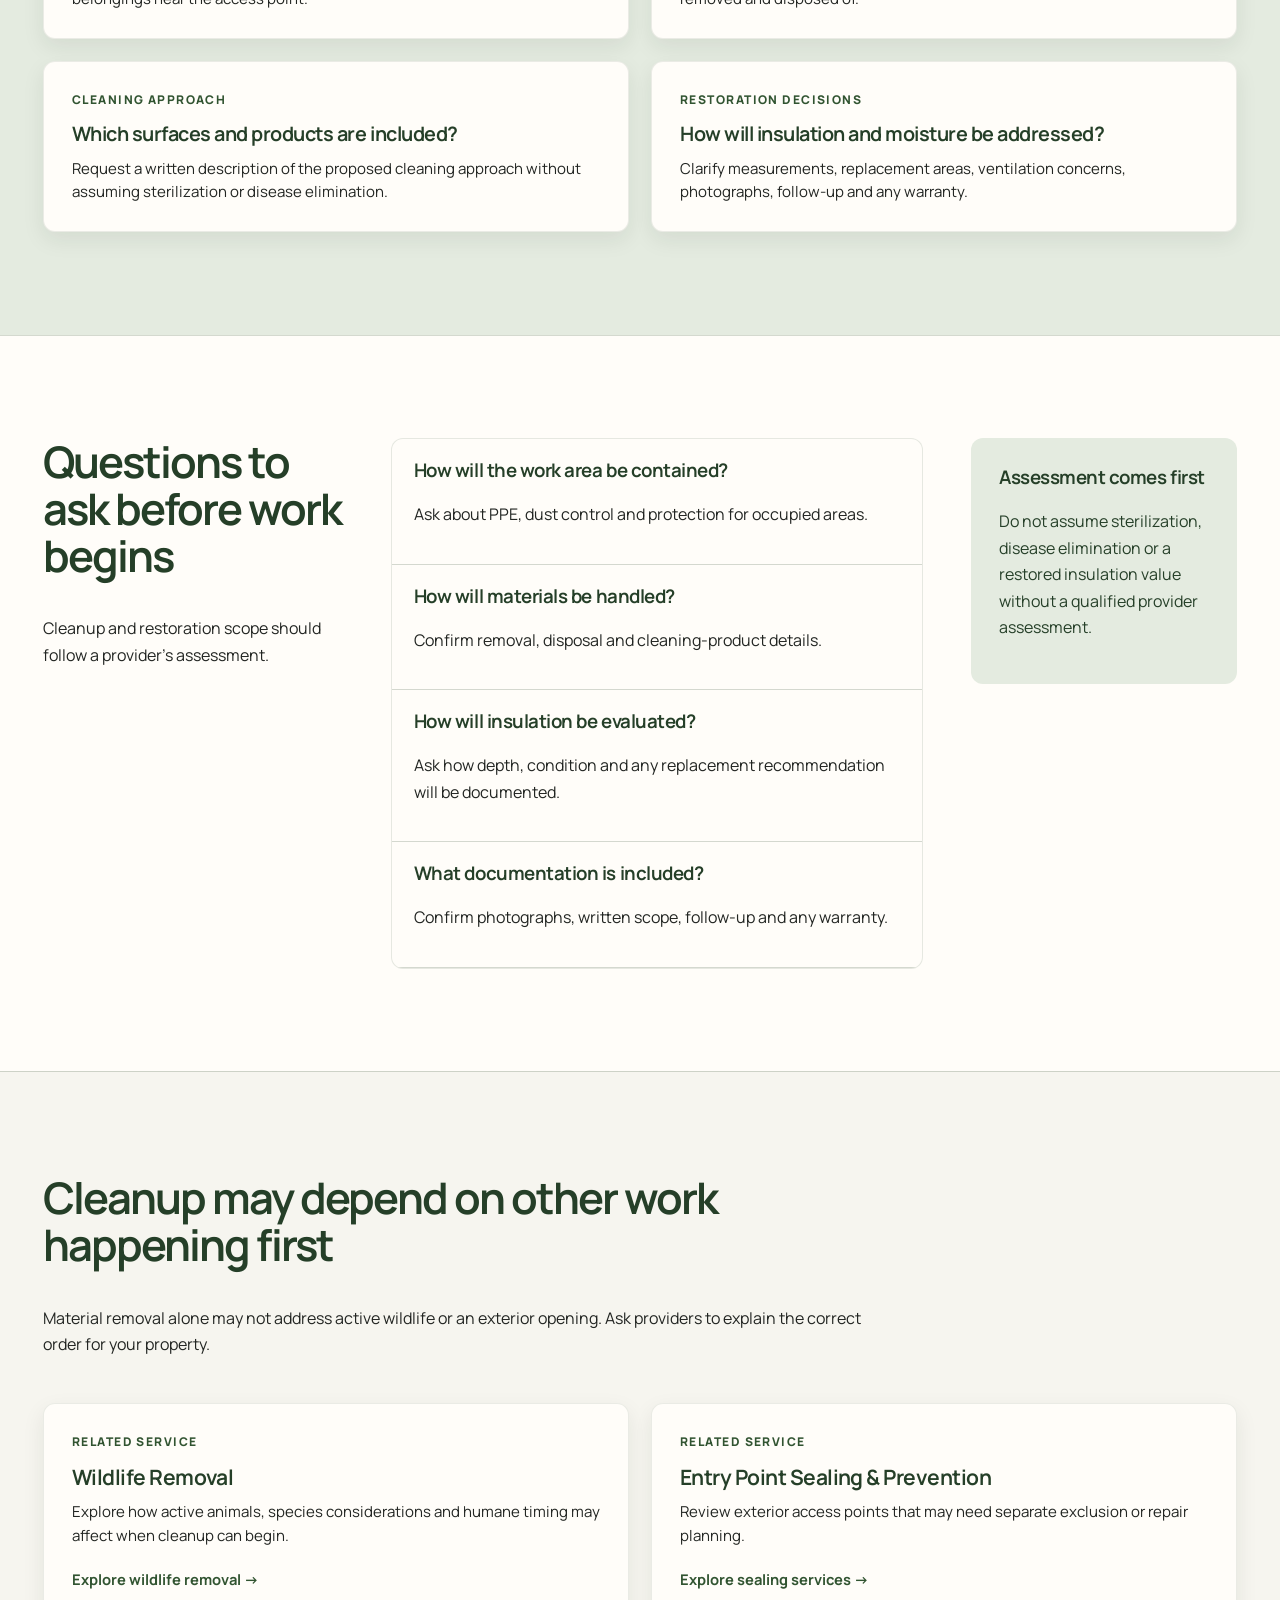
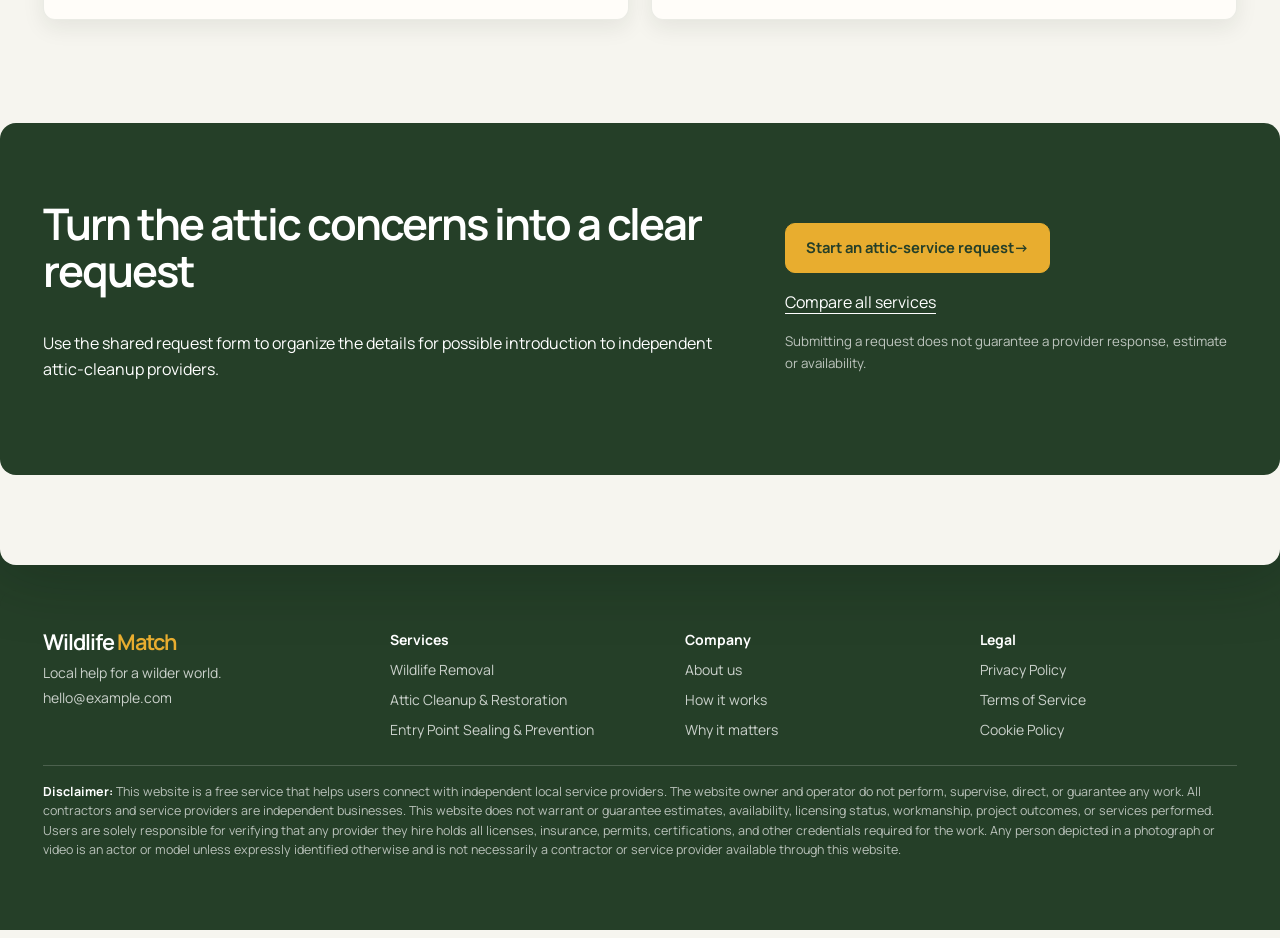
<file: attic-cleanup-restoration.html>
<!doctype html><html lang="en"><head><meta charset="utf-8"><meta name="viewport" content="width=device-width,initial-scale=1"><meta name="description" content="Organize an attic cleanup and restoration request for possible introduction to independent providers."><title>Attic Cleanup &amp; Restoration | Wildlife Match</title><link rel="icon" href="favicon.svg" type="image/svg+xml"><link rel="stylesheet" href="https://fonts.googleapis.com/css2?family=Manrope:wght@400;500;600;700;800&amp;display=swap">
  <link rel="stylesheet" href="css/visual-redesign.css"><script src="config/site-config.js" defer></script><script src="js/main.js" defer></script><script src="js/animations.js" defer></script></head><body>
<a class="skip-link" href="#main">Skip to content</a><aside class="site-rail" aria-label="Site identity"><a class="rail-mark" href="index.html" aria-label="Wildlife Match home"><img src="favicon.svg" width="52" height="52" alt=""></a><a class="rail-wordmark" href="index.html"><span>Wildlife</span> <em>Match</em></a><span class="rail-line"></span><p class="rail-support" data-config="supportLine">Local help for a wilder world.</p><button class="menu-toggle" type="button" aria-expanded="false" aria-controls="mobile-menu"><span></span><span></span><span class="sr-only">Open menu</span></button></aside>
<div class="mobile-menu" id="mobile-menu" hidden><div class="mobile-menu__head"><img src="favicon.svg" width="54" height="54" alt=""><button class="menu-close" type="button" aria-label="Close menu">×</button></div><nav aria-label="Mobile navigation"><details class="mobile-services"><summary>Services</summary><div class="mobile-services__links"><a href="wildlife-removal.html">Wildlife Removal</a><a href="attic-cleanup-restoration.html" aria-current="page">Attic Cleanup &amp; Restoration</a><a href="entry-point-sealing-prevention.html">Entry Point Sealing &amp; Prevention</a><a class="mobile-services__all" href="index.html#services">All services →</a></div></details><a href="index.html#how-it-works">How it works</a><a href="index.html#about">About</a><a href="#request">Request</a></nav><a class="button button--terracotta" href="#request">Tell us what’s happening</a><p class="mobile-menu__disclosure">Independent referral platform. Provider response and availability vary.</p></div>
<header class="service-header"><nav class="service-header__links" aria-label="Primary navigation"><a href="index.html"><svg viewBox="0 0 32 32" aria-hidden="true"><path d="M5 15.5 16 6l11 9.5V27H19v-7h-6v7H5Z"></path></svg><span>Home</span></a><a href="index.html#about"><svg viewBox="0 0 32 32" aria-hidden="true"><path d="M25 5C15 6 8 11 8 20c0 3 2 6 5 7 7-2 12-9 12-22Z"></path><path d="M7 27c3-7 7-11 14-16"></path></svg><span>About us</span></a><a href="index.html#how-it-works"><svg viewBox="0 0 32 32" aria-hidden="true"><circle cx="10" cy="11" r="4"></circle><circle cx="22" cy="11" r="4"></circle><path d="M3 26v-4c0-4 3-6 7-6s7 2 7 6v4M16 18c2-2 4-2 6-2 4 0 7 2 7 6v4H18"></path></svg><span>How it works</span></a><a href="index.html#why-it-matters"><svg viewBox="0 0 32 32" aria-hidden="true"><path d="M16 4 27 8v7c0 7-4 11-11 14C9 26 5 22 5 15V8Z"></path></svg><span>Why it matters</span></a><a href="#request"><svg viewBox="0 0 32 32" aria-hidden="true"><rect x="4" y="7" width="24" height="18" rx="1"></rect><path d="m5 9 11 9L27 9"></path></svg><span>Contact</span></a></nav><details class="services-dropdown service-header__cta"><summary><span>Services</span><svg viewBox="0 0 24 24" aria-hidden="true"><path d="m6 9 6 6 6-6"></path></svg></summary><div class="services-dropdown__panel"><a href="wildlife-removal.html"><span>Wildlife Removal</span><small>Animals in or around the structure</small></a><a href="attic-cleanup-restoration.html" aria-current="page"><span>Attic Cleanup &amp; Restoration</span><small>Debris, odor and disturbed insulation</small></a><a href="entry-point-sealing-prevention.html"><span>Entry Point Sealing &amp; Prevention</span><small>Exterior gaps, vents and recurring access</small></a><a class="services-dropdown__all" href="index.html#services"><span>All services</span><small>View the complete services section →</small></a></div></details></header>
<main id="main" class="service-main"><section class="service-hero service-hero--attic" aria-labelledby="service-title"><div class="service-hero__title"><h1 id="service-title">Attic Cleanup <em>&amp; Restoration</em></h1><span class="gold-rule"></span><p>Organize the concerns you have noticed. Wildlife Match may introduce the request to independent providers serving your area.</p><a class="projecting-tab" href="#request">Describe the issue</a></div><img class="service-hero__subject" src="img/services/attic-hero.webp" width="1000" height="1200" fetchpriority="high" alt="Protected worker in a clean residential attic" decoding="async"></section>
<section class="situations" aria-labelledby="situations-title"><header><h2 id="situations-title">When cleanup <em>may be discussed</em></h2><span class="gold-rule"></span><p>Providers may first assess the attic conditions, access and source of the concern.</p></header><img src="img/services/attic-material.webp" width="1000" height="700" loading="lazy" alt="Protective gloves and documentation materials" decoding="async"><ul><li>Nesting material</li><li>Droppings</li><li>Odor</li><li>Disturbed insulation</li><li>Staining or moisture</li><li>Debris after removal</li></ul></section>
<section class="scope-band" aria-labelledby="scope-title"><h2 id="scope-title">What the <em>scope</em> may include</h2><ul><li>Condition assessment</li><li>Material removal</li><li>Sanitation approach</li><li>Insulation discussion</li><li>Ventilation and moisture</li><li>Access limitations</li></ul></section>
<section class="service-guidance" aria-labelledby="guidance-title"><header><h2 id="guidance-title">The source and the materials should be <em>understood together</em></h2><p>Cleanup decisions depend on access, the type and extent of affected material, moisture conditions and whether animal activity has been addressed.</p></header><div class="service-guidance__steps"><article><h3>Review access and conditions</h3><p>A provider may examine affected areas, safe access, ventilation and signs that point to an ongoing source.</p></article><article><h3>Discuss containment and removal</h3><p>Ask how occupied areas will be protected and how debris, nesting material or damaged insulation may be handled.</p></article><article><h3>Plan restoration separately</h3><p>Insulation, air sealing and moisture recommendations should follow an assessment rather than a blanket assumption.</p></article></div></section>
<section class="service-record service-record--attic" aria-labelledby="record-title"><div class="service-record__content"><header><h2 id="record-title">Details worth <em>documenting</em></h2></header><ul><li><strong>Visible material changes</strong><span>Disturbed insulation, nesting material, staining or debris.</span></li><li><strong>Odor and timing</strong><span>When odors or sounds appear and whether they are becoming stronger.</span></li><li><strong>Moisture history</strong><span>Known leaks, condensation or ventilation concerns near the affected area.</span></li><li><strong>Access limitations</strong><span>Hatch location, low clearances, stored belongings or occupied rooms below.</span></li></ul></div><aside><strong>Do not enter a questionable attic.</strong><p>Avoid disturbing droppings, insulation or nesting material. Photos from a safe hatch or occupied area may be sufficient for the first conversation.</p></aside></section>
<section class="service-landscape" aria-labelledby="landscape-title"><header><h2 id="landscape-title">Attic conditions are <em>more than what sits on top</em></h2><p>Insulation, framing, ventilation, wiring and occupied rooms below all affect how cleanup may be approached. A useful assessment distinguishes visible debris from the materials and systems that surround it.</p></header><div class="service-landscape__gallery"><figure class="service-landscape__figure--wide"><img src="img/photos/attic-landscape-condition-v2.webp" width="1536" height="1024" loading="lazy" alt="Residential attic with varied insulation conditions, timber framing and a metal duct" decoding="async"><figcaption><strong>Conditions vary across the attic</strong><span>One area may show concentrated evidence while nearby insulation or framing remains unaffected.</span></figcaption></figure><figure><img src="img/photos/attic-landscape-notes-v2.webp" width="1024" height="1536" loading="lazy" alt="Homeowner reviewing a roof photograph and floor plan at a table" decoding="async"><figcaption><strong>A written record improves the scope</strong><span>Photos, room locations, timing and moisture history give providers useful context before access.</span></figcaption></figure></div><div class="service-landscape__details"><article><h3>Access and containment</h3><p>The hatch location, route through the home and occupied spaces below may shape protection, equipment placement and cleanup sequencing.</p></article><article><h3>Insulation condition</h3><p>Material type, depth, compression, staining and the size of the affected area should be described before removal or replacement is proposed.</p></article><article><h3>Airflow and moisture</h3><p>Blocked vents, roof leaks, condensation or bathroom exhaust discharge can resemble or compound wildlife-related conditions.</p></article><article><h3>Closeout documentation</h3><p>Before-and-after photographs, removed quantities, restored areas and unresolved observations make the completed scope easier to review.</p></article></div></section>
<section class="service-expectations" aria-labelledby="expectations-title"><header><h2 id="expectations-title">What a cleanup proposal should <em>make clear</em></h2><p>Attic work can combine assessment, removal, cleaning and restoration. Each part should be described separately before work begins.</p></header><div class="service-expectations__grid"><article><span>Work-area protection</span><h3>How will the attic be accessed and contained?</h3><p>Confirm protection for occupied rooms, pathways, HVAC openings and belongings near the access point.</p></article><article><span>Material handling</span><h3>What will be removed or retained?</h3><p>Ask how affected debris, insulation and nesting material will be identified, removed and disposed of.</p></article><article><span>Cleaning approach</span><h3>Which surfaces and products are included?</h3><p>Request a written description of the proposed cleaning approach without assuming sterilization or disease elimination.</p></article><article><span>Restoration decisions</span><h3>How will insulation and moisture be addressed?</h3><p>Clarify measurements, replacement areas, ventilation concerns, photographs, follow-up and any warranty.</p></article></div></section>
<section class="questions" aria-labelledby="questions-title"><header><h2 id="questions-title">Questions to ask <em>before work begins</em></h2><p>Cleanup and restoration scope should follow a provider’s assessment.</p></header><div class="questions__rows"><article><h3>How will the work area be contained?</h3><p>Ask about PPE, dust control and protection for occupied areas.</p></article><article><h3>How will materials be handled?</h3><p>Confirm removal, disposal and cleaning-product details.</p></article><article><h3>How will insulation be evaluated?</h3><p>Ask how depth, condition and any replacement recommendation will be documented.</p></article><article><h3>What documentation is included?</h3><p>Confirm photographs, written scope, follow-up and any warranty.</p></article></div><aside><h3>Assessment comes first</h3><p>Do not assume sterilization, disease elimination or a restored insulation value without a qualified provider assessment.</p></aside></section>
<section class="service-related" aria-labelledby="related-title"><header><h2 id="related-title">Cleanup may depend on <em>other work happening first</em></h2><p>Material removal alone may not address active wildlife or an exterior opening. Ask providers to explain the correct order for your property.</p></header><div class="service-related__links"><a href="wildlife-removal.html"><span>Related service</span><h3>Wildlife Removal</h3><p>Explore how active animals, species considerations and humane timing may affect when cleanup can begin.</p><strong>Explore wildlife removal →</strong></a><a href="entry-point-sealing-prevention.html"><span>Related service</span><h3>Entry Point Sealing &amp; Prevention</h3><p>Review exterior access points that may need separate exclusion or repair planning.</p><strong>Explore sealing services →</strong></a></div></section>
<section class="service-cta" id="request" aria-labelledby="request-title"><div><h2 id="request-title">Turn the attic concerns into <em>a clear request</em></h2><p>Use the shared request form to organize the details for possible introduction to independent attic-cleanup providers.</p></div><div class="service-cta__actions"><a class="button" href="index.html?service=Attic%20Cleanup%20%26%20Restoration#request">Start an attic-service request <span aria-hidden="true">→</span></a><a href="index.html#services">Compare all services</a><small>Submitting a request does not guarantee a provider response, estimate or availability.</small></div></section></main>
<footer class="site-footer"><div><strong class="footer-brand">Wildlife <em>Match</em></strong><p data-config="supportLine">Local help for a wilder world.</p><a data-config-href="email" href="mailto:hello@example.com" data-config="email">hello@example.com</a></div><nav aria-label="Services"><strong>Services</strong><a href="wildlife-removal.html">Wildlife Removal</a><a href="attic-cleanup-restoration.html">Attic Cleanup &amp; Restoration</a><a href="entry-point-sealing-prevention.html">Entry Point Sealing &amp; Prevention</a></nav><nav aria-label="Company"><strong>Company</strong><a href="index.html#about">About us</a><a href="index.html#how-it-works">How it works</a><a href="index.html#why-it-matters">Why it matters</a></nav><nav aria-label="Legal"><strong>Legal</strong><a href="privacy.html">Privacy Policy</a><a href="terms.html">Terms of Service</a><a href="cookie-policy.html">Cookie Policy</a></nav><div class="site-footer__bottom"><span>Independent referral platform. Providers operate independently.</span><span>© <span data-config="copyrightYear">2026</span> <span data-config="companyName">CONFIGURE LEGAL OPERATOR</span></span></div></footer><div class="cookie-banner" role="dialog" aria-labelledby="cookie-title" aria-describedby="cookie-description" hidden><div class="cookie-banner__intro"><span class="cookie-banner__mark" aria-hidden="true"><img src="favicon.svg" width="34" height="34" alt=""></span><div><h2 id="cookie-title">A quick note about cookies</h2><p id="cookie-description">We use essential storage for site functions. No optional analytics or advertising scripts are currently loaded.</p></div></div><div class="cookie-banner__actions"><button type="button" data-cookie="accept">Allow optional</button><button type="button" data-cookie="reject">Essential only</button><a href="cookie-policy.html">Cookie policy <span aria-hidden="true">↗</span></a></div></div></body></html>
</file>
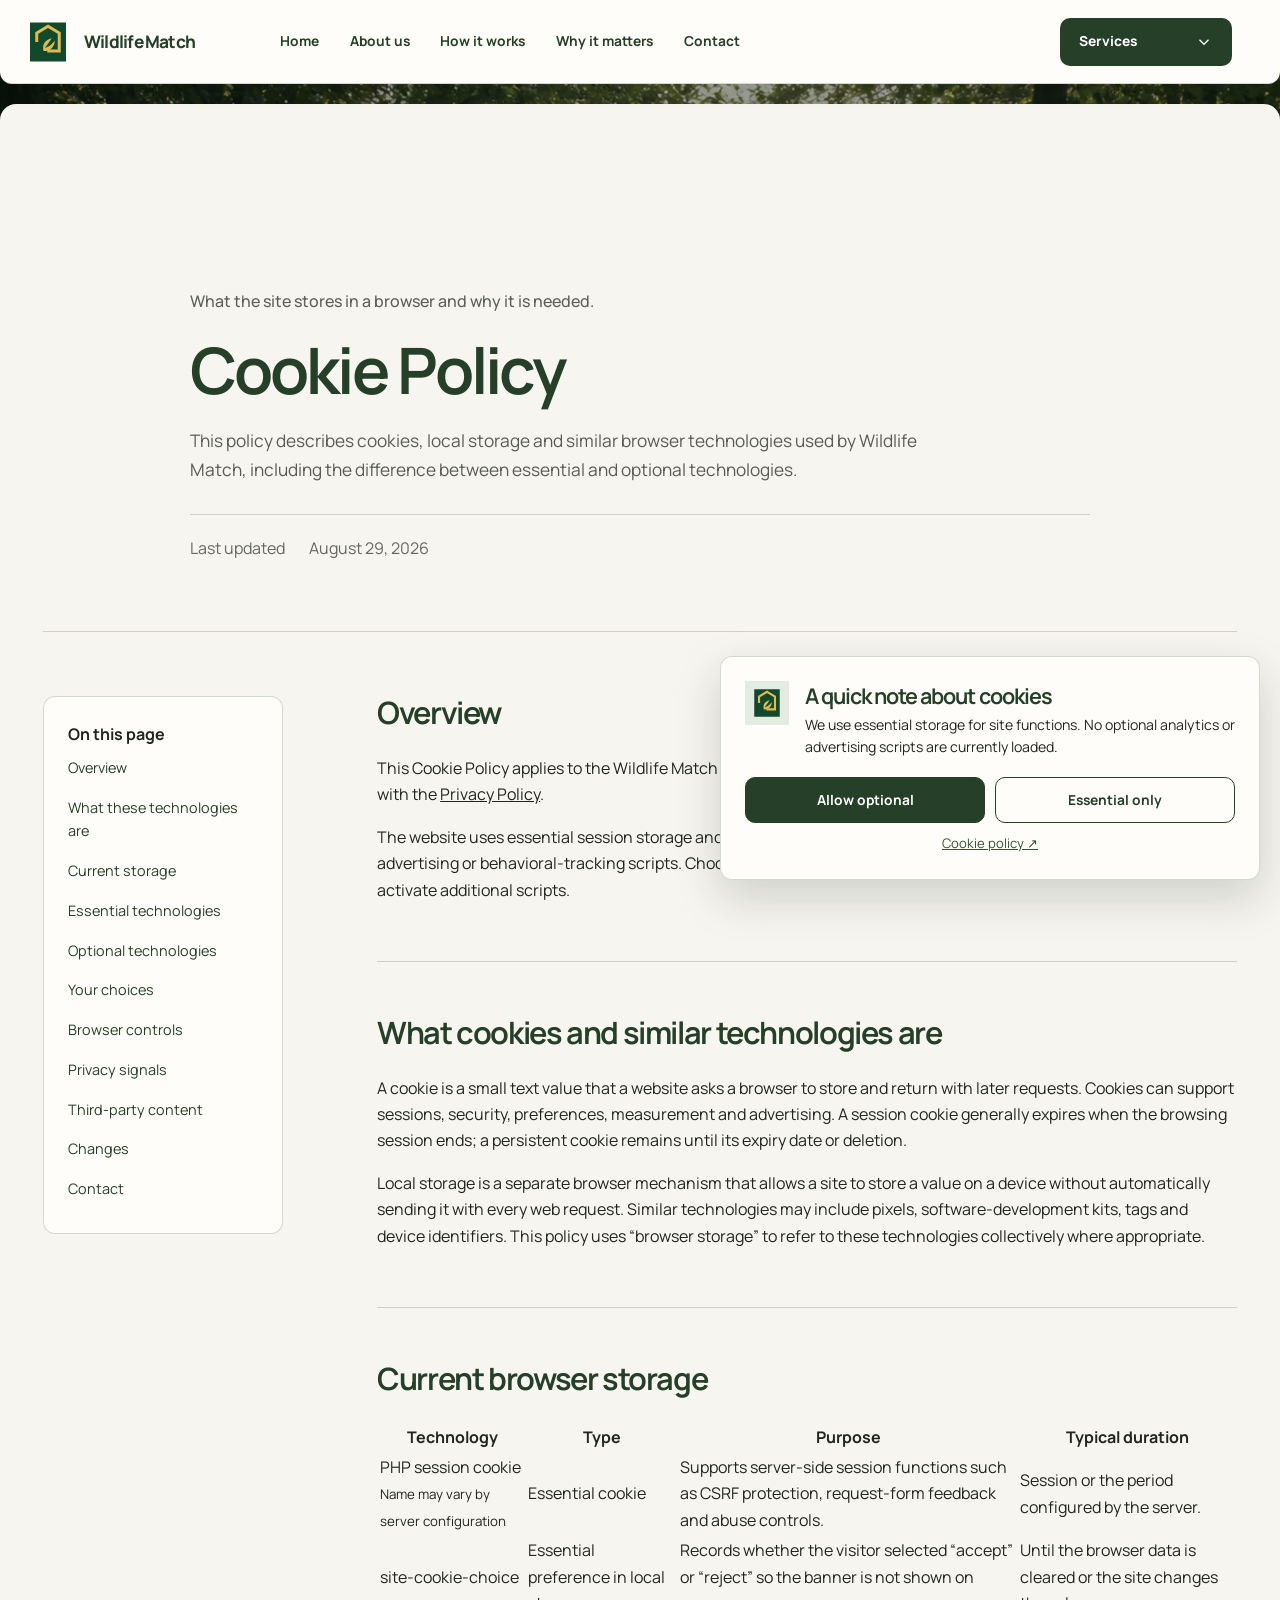
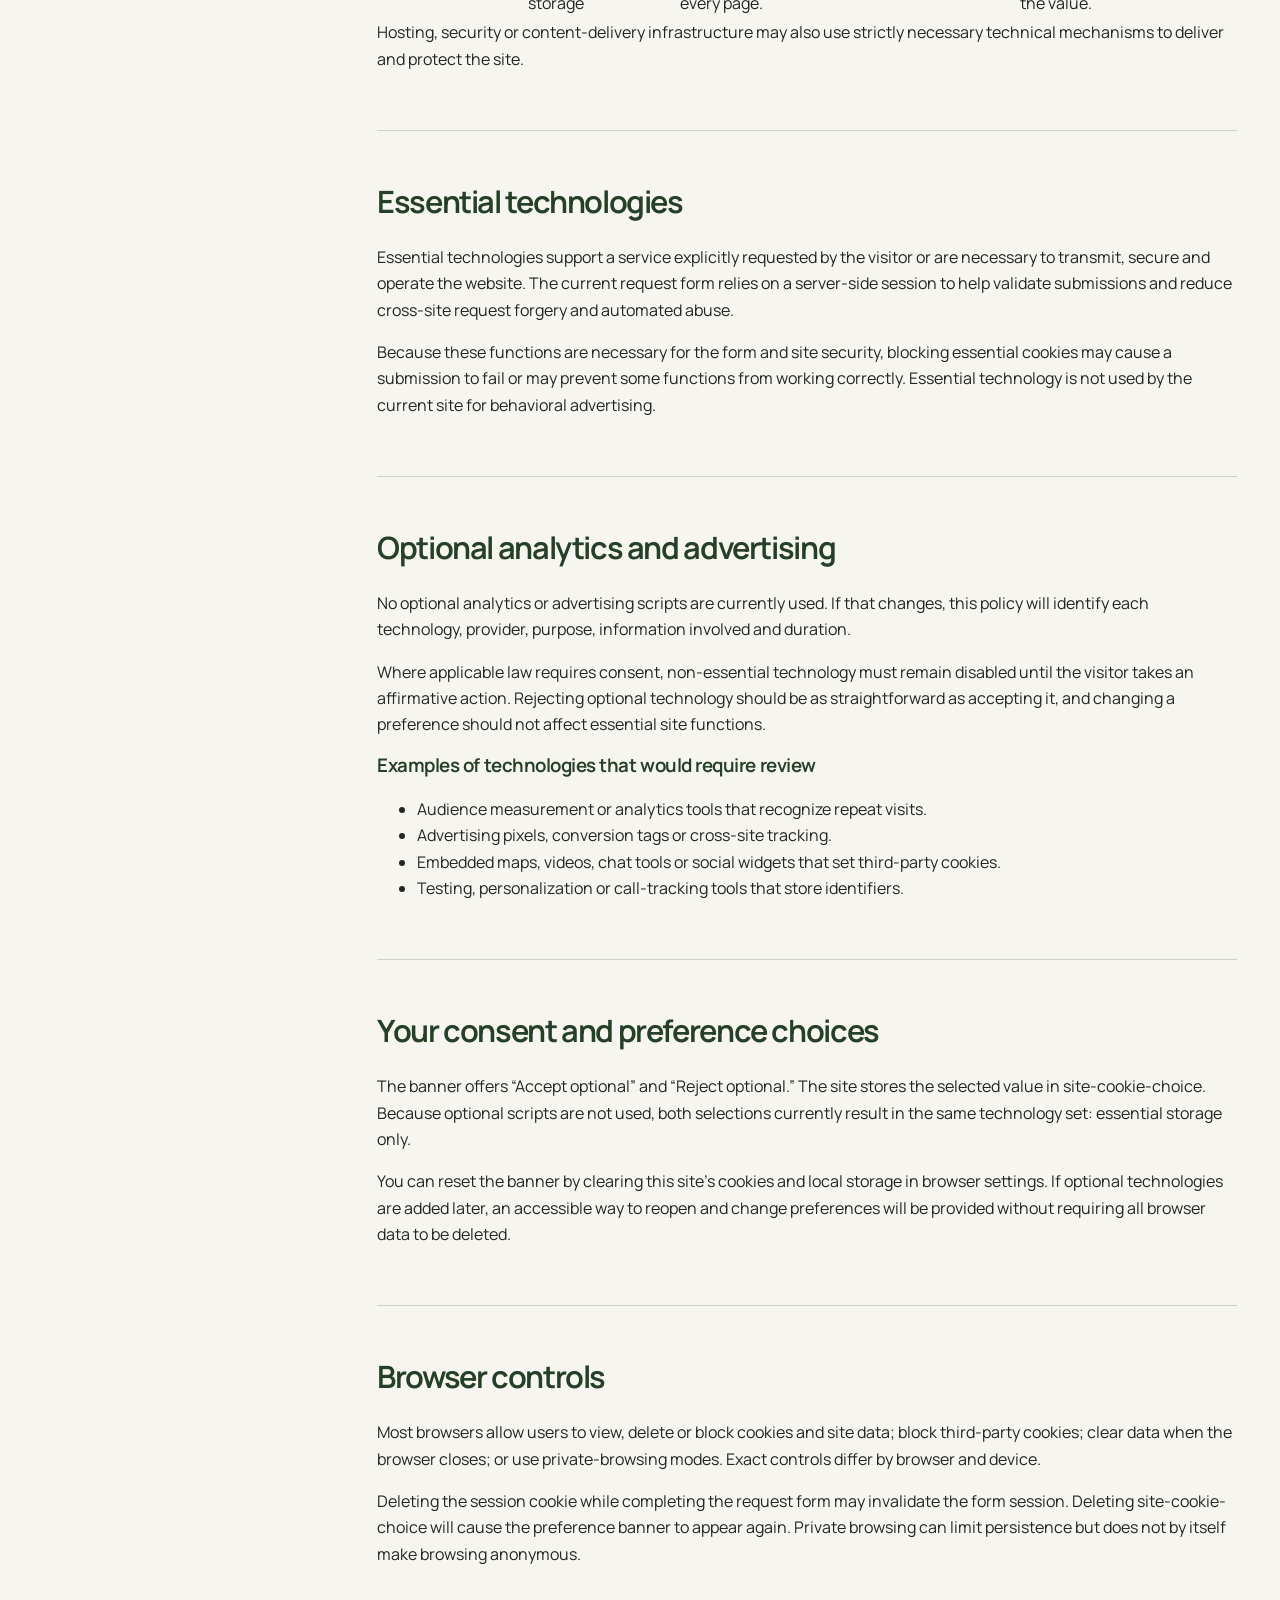
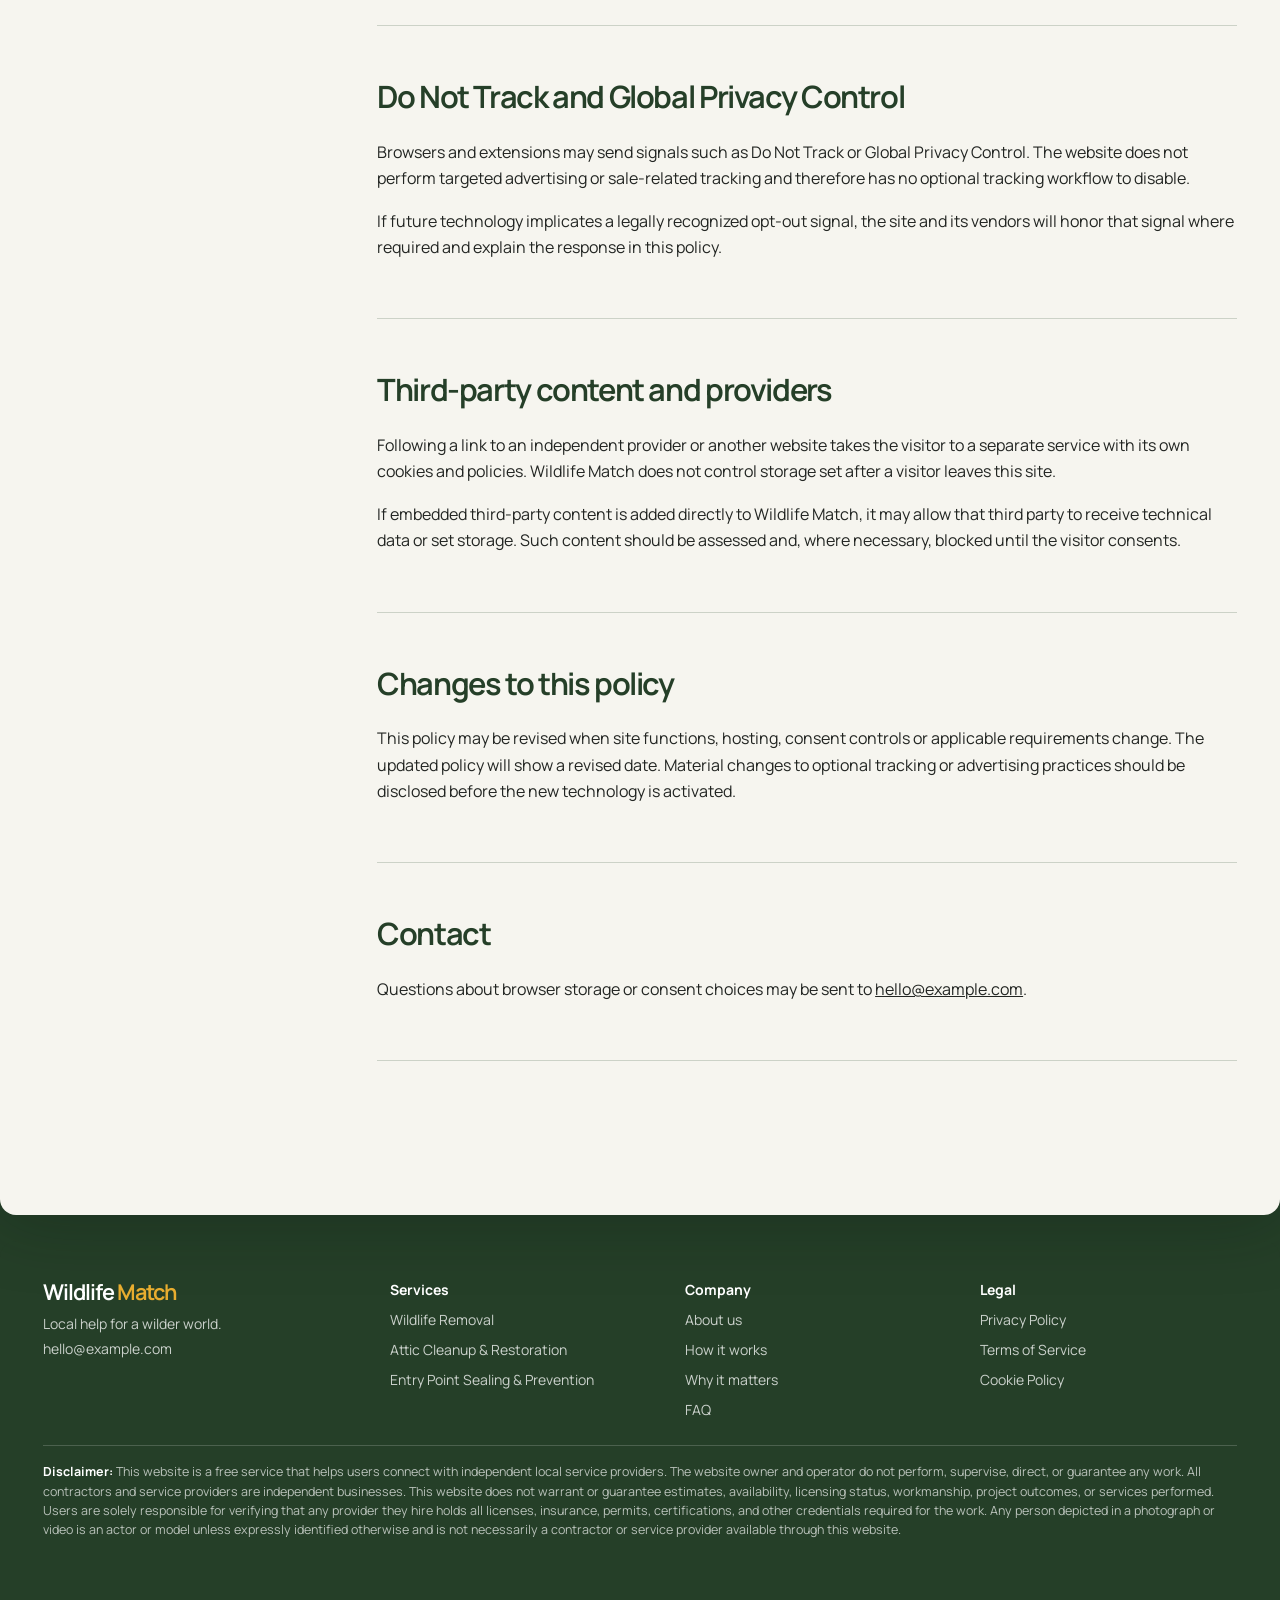
<file: cookie-policy.html>
<!doctype html>
<html lang="en">
<head>
  <meta charset="utf-8">
  <meta name="viewport" content="width=device-width,initial-scale=1">
  <meta name="description" content="Cookie Policy for Wildlife Match, including current essential cookies and browser storage.">
  <title>Cookie Policy | Wildlife Match</title>
  <link rel="icon" href="favicon.svg" type="image/svg+xml">
  <link rel="preconnect" href="https://fonts.googleapis.com">
  <link rel="preconnect" href="https://fonts.gstatic.com" crossorigin>
  <link rel="stylesheet" href="https://fonts.googleapis.com/css2?family=Manrope:wght@400;500;600;700;800&amp;display=swap">
  <link rel="stylesheet" href="css/visual-redesign.css">
  <script src="config/site-config.js" defer></script>
  <script src="js/main.js" defer></script>
  <script src="js/animations.js" defer></script>
</head>
<body>
  <a class="skip-link" href="#main">Skip to content</a>
  <aside class="site-rail" aria-label="Site identity"><a class="rail-mark" href="index.html" aria-label="Wildlife Match home"><img src="favicon.svg" width="52" height="52" alt=""></a><a class="rail-wordmark" href="index.html"><span>Wildlife</span> <em>Match</em></a><span class="rail-line" aria-hidden="true"></span><p class="rail-support" data-config="supportLine">Local help for a wilder world.</p><button class="menu-toggle" type="button" aria-expanded="false" aria-controls="mobile-menu"><span></span><span></span><span class="sr-only">Open menu</span></button></aside>
  <div class="mobile-menu" id="mobile-menu" hidden><div class="mobile-menu__head"><img src="favicon.svg" width="54" height="54" alt=""><button class="menu-close" type="button" aria-label="Close menu">×</button></div><nav aria-label="Mobile navigation"><details class="mobile-services"><summary>Services</summary><div class="mobile-services__links"><a href="wildlife-removal.html">Wildlife Removal</a><a href="attic-cleanup-restoration.html">Attic Cleanup &amp; Restoration</a><a href="entry-point-sealing-prevention.html">Entry Point Sealing &amp; Prevention</a><a class="mobile-services__all" href="index.html#services">All services →</a></div></details><a href="index.html#how-it-works">How it works</a><a href="index.html#about">About</a><a href="index.html#faq">FAQ</a><a href="index.html#request">Contact</a></nav><a class="button button--terracotta" href="index.html#request">Tell us what’s happening</a><p class="mobile-menu__disclosure">Independent referral platform. Provider response and availability vary.</p></div>
  <header class="legal-header shared-header"><nav class="shared-header__links" aria-label="Primary navigation"><a href="index.html"><svg viewBox="0 0 32 32" aria-hidden="true"><path d="M5 15.5 16 6l11 9.5V27H19v-7h-6v7H5Z"></path></svg><span>Home</span></a><a href="index.html#about"><svg viewBox="0 0 32 32" aria-hidden="true"><path d="M25 5C15 6 8 11 8 20c0 3 2 6 5 7 7-2 12-9 12-22Z"></path><path d="M7 27c3-7 7-11 14-16"></path></svg><span>About us</span></a><a href="index.html#how-it-works"><svg viewBox="0 0 32 32" aria-hidden="true"><circle cx="10" cy="11" r="4"></circle><circle cx="22" cy="11" r="4"></circle><path d="M3 26v-4c0-4 3-6 7-6s7 2 7 6v4M16 18c2-2 4-2 6-2 4 0 7 2 7 6v4H18"></path></svg><span>How it works</span></a><a href="index.html#why-it-matters"><svg viewBox="0 0 32 32" aria-hidden="true"><path d="M16 4 27 8v7c0 7-4 11-11 14C9 26 5 22 5 15V8Z"></path></svg><span>Why it matters</span></a><a href="index.html#request"><svg viewBox="0 0 32 32" aria-hidden="true"><rect x="4" y="7" width="24" height="18" rx="1"></rect><path d="m5 9 11 9L27 9"></path></svg><span>Contact</span></a></nav><details class="services-dropdown shared-header__services"><summary><span>Services</span><svg viewBox="0 0 24 24" aria-hidden="true"><path d="m6 9 6 6 6-6"></path></svg></summary><div class="services-dropdown__panel"><a href="wildlife-removal.html"><span>Wildlife Removal</span><small>Animals in or around the structure</small></a><a href="attic-cleanup-restoration.html"><span>Attic Cleanup &amp; Restoration</span><small>Debris, odor and disturbed insulation</small></a><a href="entry-point-sealing-prevention.html"><span>Entry Point Sealing &amp; Prevention</span><small>Exterior gaps, vents and recurring access</small></a><a class="services-dropdown__all" href="index.html#services"><span>All services</span><small>View the complete services section →</small></a></div></details></header>

  <main class="legal-main" id="main">
    <header class="legal-hero"><div class="legal-hero__label"><p>What the site stores in a browser and why it is needed.</p></div><div class="legal-hero__body"><h1>Cookie Policy</h1><p class="legal-hero__intro">This policy describes cookies, local storage and similar browser technologies used by Wildlife Match, including the difference between essential and optional technologies.</p><p class="legal-meta">Last updated <span data-config="legalLastUpdated">August 29, 2026</span></p></div></header>
    <div class="legal-layout">
      <aside class="legal-toc" aria-label="On this page"><strong>On this page</strong><a href="#overview">Overview</a><a href="#definitions">What these technologies are</a><a href="#current-use">Current storage</a><a href="#essential">Essential technologies</a><a href="#optional">Optional technologies</a><a href="#choices">Your choices</a><a href="#browser-controls">Browser controls</a><a href="#signals">Privacy signals</a><a href="#third-parties">Third-party content</a><a href="#changes">Changes</a><a href="#contact">Contact</a></aside>
      <article class="legal-content">
        <section id="overview"><h2>Overview</h2><p>This Cookie Policy applies to the Wildlife Match website operated by <strong data-config="companyName">Site Operator</strong>. It should be read with the <a href="privacy.html">Privacy Policy</a>.</p><p>The website uses essential session storage and a local-storage preference value. It does not load optional analytics, advertising or behavioral-tracking scripts. Choosing “Allow optional” records the visitor’s preference but does not activate additional scripts.</p></section>
        <section id="definitions"><h2>What cookies and similar technologies are</h2><p>A cookie is a small text value that a website asks a browser to store and return with later requests. Cookies can support sessions, security, preferences, measurement and advertising. A session cookie generally expires when the browsing session ends; a persistent cookie remains until its expiry date or deletion.</p><p>Local storage is a separate browser mechanism that allows a site to store a value on a device without automatically sending it with every web request. Similar technologies may include pixels, software-development kits, tags and device identifiers. This policy uses “browser storage” to refer to these technologies collectively where appropriate.</p></section>
        <section id="current-use"><h2>Current browser storage</h2><div class="legal-table-wrap"><table><thead><tr><th>Technology</th><th>Type</th><th>Purpose</th><th>Typical duration</th></tr></thead><tbody><tr><td data-label="Technology">PHP session cookie<br><small>Name may vary by server configuration</small></td><td data-label="Type">Essential cookie</td><td data-label="Purpose">Supports server-side session functions such as CSRF protection, request-form feedback and abuse controls.</td><td data-label="Typical duration">Session or the period configured by the server.</td></tr><tr><td data-label="Technology"><code>site-cookie-choice</code></td><td data-label="Type">Essential preference in local storage</td><td data-label="Purpose">Records whether the visitor selected “accept” or “reject” so the banner is not shown on every page.</td><td data-label="Typical duration">Until the browser data is cleared or the site changes the value.</td></tr></tbody></table></div><p>Hosting, security or content-delivery infrastructure may also use strictly necessary technical mechanisms to deliver and protect the site.</p></section>
        <section id="essential"><h2>Essential technologies</h2><p>Essential technologies support a service explicitly requested by the visitor or are necessary to transmit, secure and operate the website. The current request form relies on a server-side session to help validate submissions and reduce cross-site request forgery and automated abuse.</p><p>Because these functions are necessary for the form and site security, blocking essential cookies may cause a submission to fail or may prevent some functions from working correctly. Essential technology is not used by the current site for behavioral advertising.</p></section>
        <section id="optional"><h2>Optional analytics and advertising</h2><p>No optional analytics or advertising scripts are currently used. If that changes, this policy will identify each technology, provider, purpose, information involved and duration.</p><p>Where applicable law requires consent, non-essential technology must remain disabled until the visitor takes an affirmative action. Rejecting optional technology should be as straightforward as accepting it, and changing a preference should not affect essential site functions.</p><h3>Examples of technologies that would require review</h3><ul><li>Audience measurement or analytics tools that recognize repeat visits.</li><li>Advertising pixels, conversion tags or cross-site tracking.</li><li>Embedded maps, videos, chat tools or social widgets that set third-party cookies.</li><li>Testing, personalization or call-tracking tools that store identifiers.</li></ul></section>
        <section id="choices"><h2>Your consent and preference choices</h2><p>The banner offers “Accept optional” and “Reject optional.” The site stores the selected value in <code>site-cookie-choice</code>. Because optional scripts are not used, both selections currently result in the same technology set: essential storage only.</p><p>You can reset the banner by clearing this site’s cookies and local storage in browser settings. If optional technologies are added later, an accessible way to reopen and change preferences will be provided without requiring all browser data to be deleted.</p></section>
        <section id="browser-controls"><h2>Browser controls</h2><p>Most browsers allow users to view, delete or block cookies and site data; block third-party cookies; clear data when the browser closes; or use private-browsing modes. Exact controls differ by browser and device.</p><p>Deleting the session cookie while completing the request form may invalidate the form session. Deleting <code>site-cookie-choice</code> will cause the preference banner to appear again. Private browsing can limit persistence but does not by itself make browsing anonymous.</p></section>
        <section id="signals"><h2>Do Not Track and Global Privacy Control</h2><p>Browsers and extensions may send signals such as Do Not Track or Global Privacy Control. The website does not perform targeted advertising or sale-related tracking and therefore has no optional tracking workflow to disable.</p><p>If future technology implicates a legally recognized opt-out signal, the site and its vendors will honor that signal where required and explain the response in this policy.</p></section>
        <section id="third-parties"><h2>Third-party content and providers</h2><p>Following a link to an independent provider or another website takes the visitor to a separate service with its own cookies and policies. Wildlife Match does not control storage set after a visitor leaves this site.</p><p>If embedded third-party content is added directly to Wildlife Match, it may allow that third party to receive technical data or set storage. Such content should be assessed and, where necessary, blocked until the visitor consents.</p></section>
        <section id="changes"><h2>Changes to this policy</h2><p>This policy may be revised when site functions, hosting, consent controls or applicable requirements change. The updated policy will show a revised date. Material changes to optional tracking or advertising practices should be disclosed before the new technology is activated.</p></section>
        <section id="contact"><h2>Contact</h2><p>Questions about browser storage or consent choices may be sent to <a data-config-href="email" href="mailto:hello@example.com" data-config="email">hello@example.com</a>.</p></section>
      </article>
    </div>
  </main>

  <footer class="site-footer"><div><strong class="footer-brand">Wildlife <em>Match</em></strong><p data-config="supportLine">Local help for a wilder world.</p><a data-config-href="email" href="mailto:hello@example.com" data-config="email">hello@example.com</a></div><nav aria-label="Services"><strong>Services</strong><a href="wildlife-removal.html">Wildlife Removal</a><a href="attic-cleanup-restoration.html">Attic Cleanup &amp; Restoration</a><a href="entry-point-sealing-prevention.html">Entry Point Sealing &amp; Prevention</a></nav><nav aria-label="Company"><strong>Company</strong><a href="index.html#about">About us</a><a href="index.html#how-it-works">How it works</a><a href="index.html#why-it-matters">Why it matters</a><a href="index.html#faq">FAQ</a></nav><nav aria-label="Legal"><strong>Legal</strong><a href="privacy.html">Privacy Policy</a><a href="terms.html">Terms of Service</a><a href="cookie-policy.html" aria-current="page">Cookie Policy</a></nav><div class="site-footer__bottom"><span>Independent referral platform. Providers operate independently.</span><span>© <span data-config="copyrightYear">2026</span> <span data-config="companyName">CONFIGURE LEGAL OPERATOR</span></span></div></footer>
  <div class="cookie-banner" role="dialog" aria-labelledby="cookie-title" aria-describedby="cookie-description" hidden><div class="cookie-banner__intro"><span class="cookie-banner__mark" aria-hidden="true"><img src="favicon.svg" width="34" height="34" alt=""></span><div><h2 id="cookie-title">A quick note about cookies</h2><p id="cookie-description">We use essential storage for site functions. No optional analytics or advertising scripts are currently loaded.</p></div></div><div class="cookie-banner__actions"><button type="button" data-cookie="accept">Allow optional</button><button type="button" data-cookie="reject">Essential only</button><a href="cookie-policy.html">Cookie policy <span aria-hidden="true">↗</span></a></div></div>
</body>
</html>
</file>
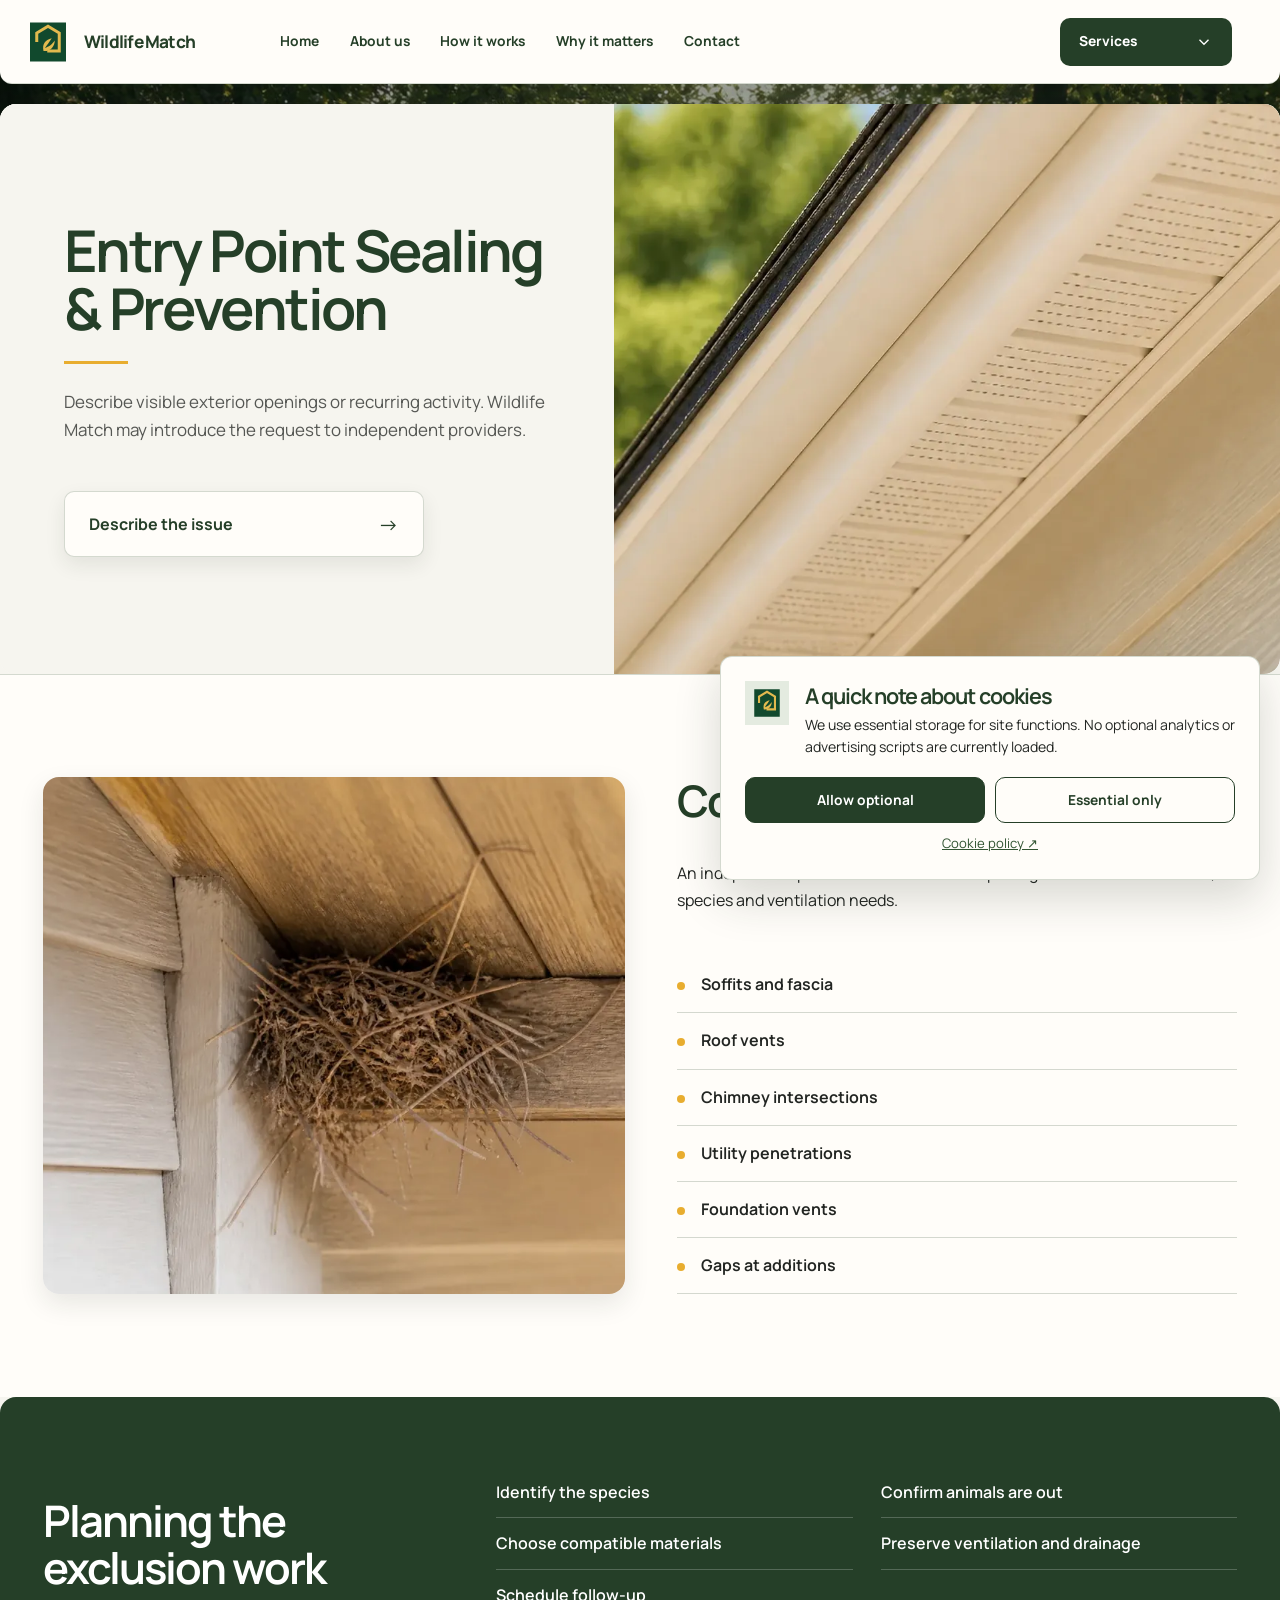
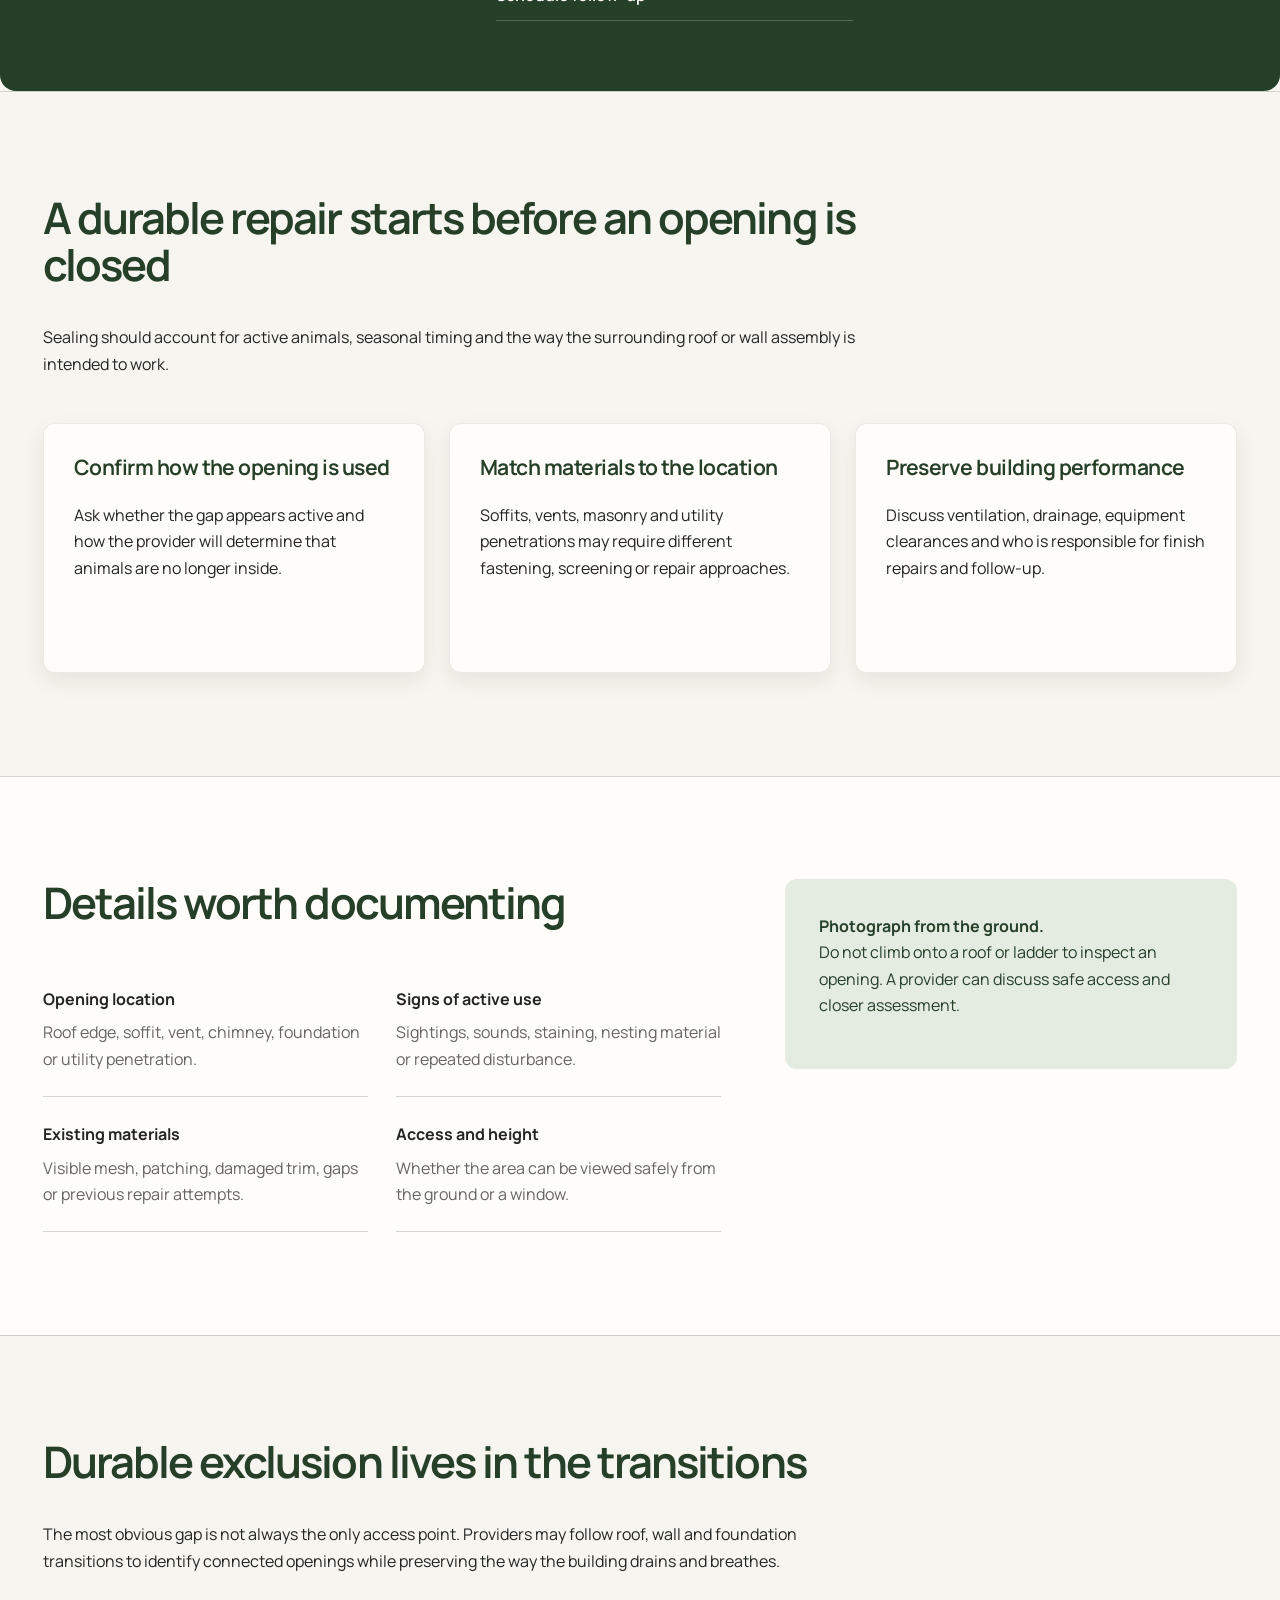
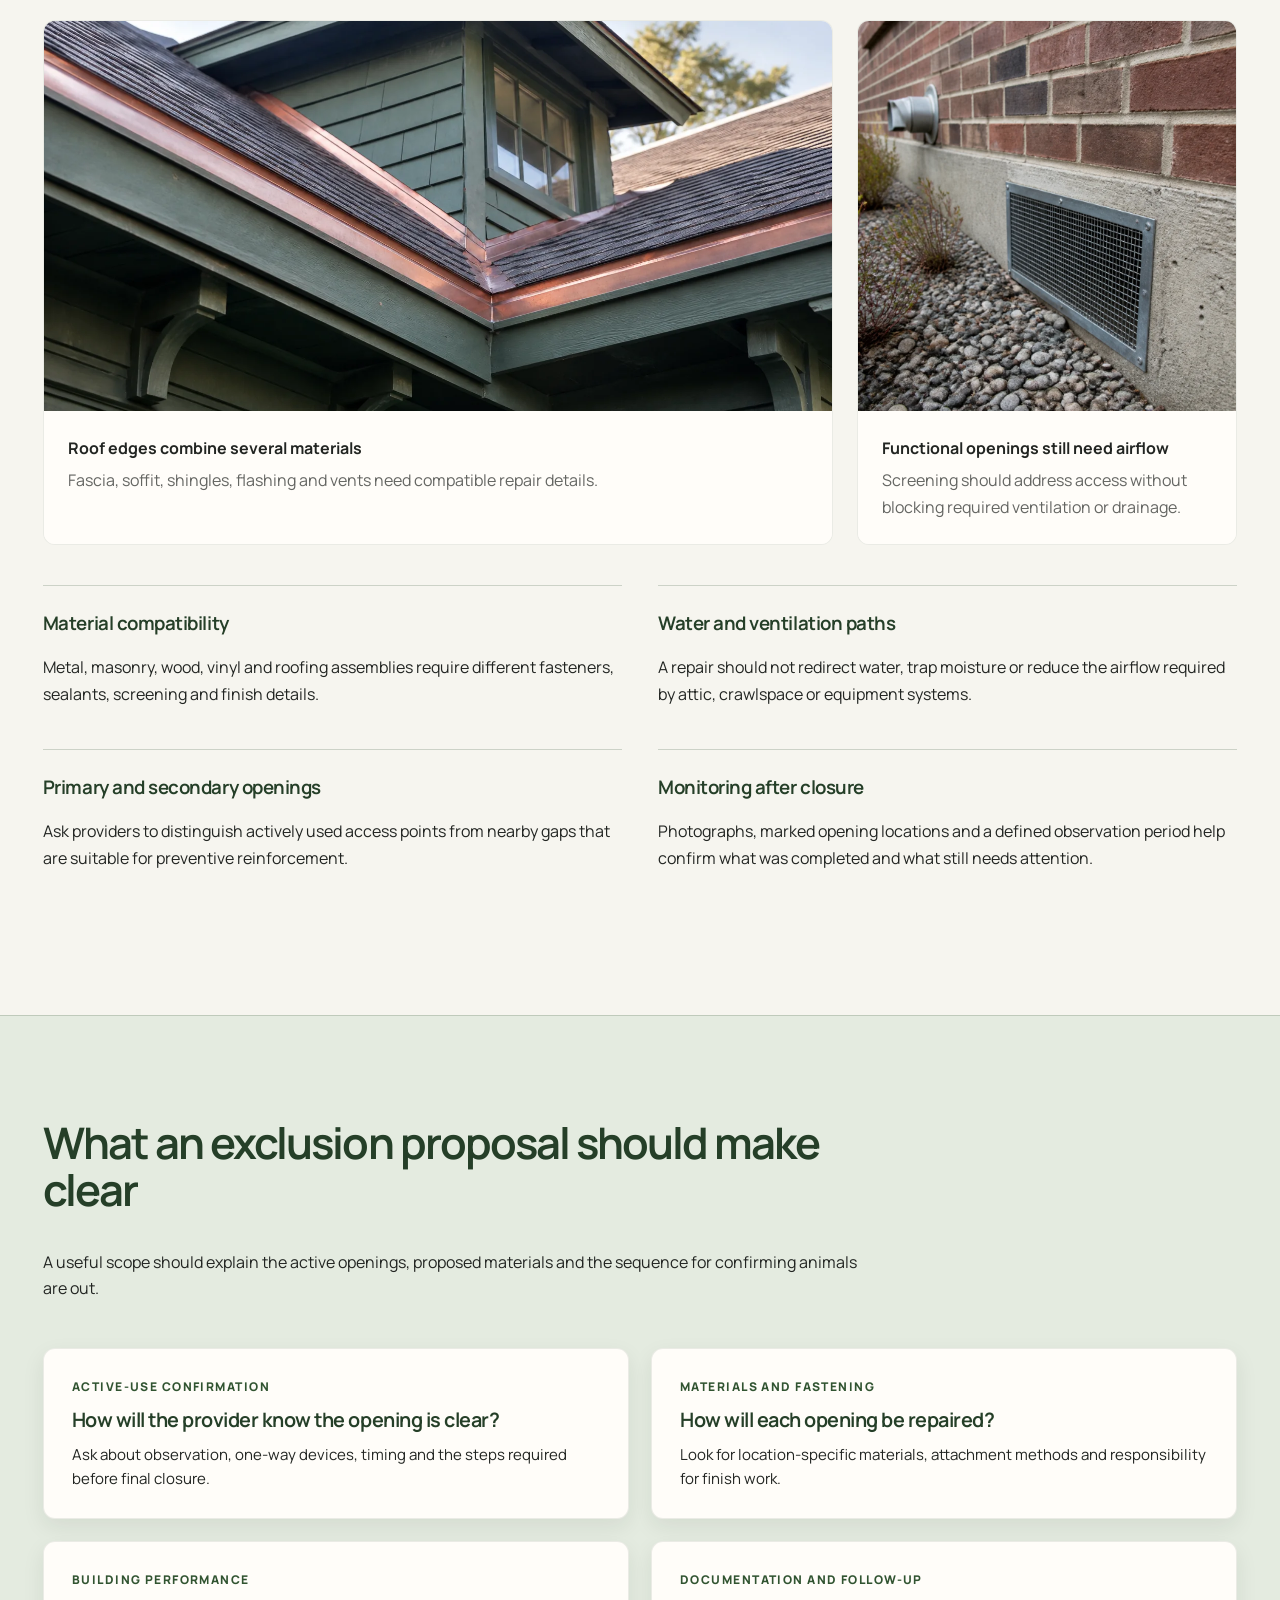
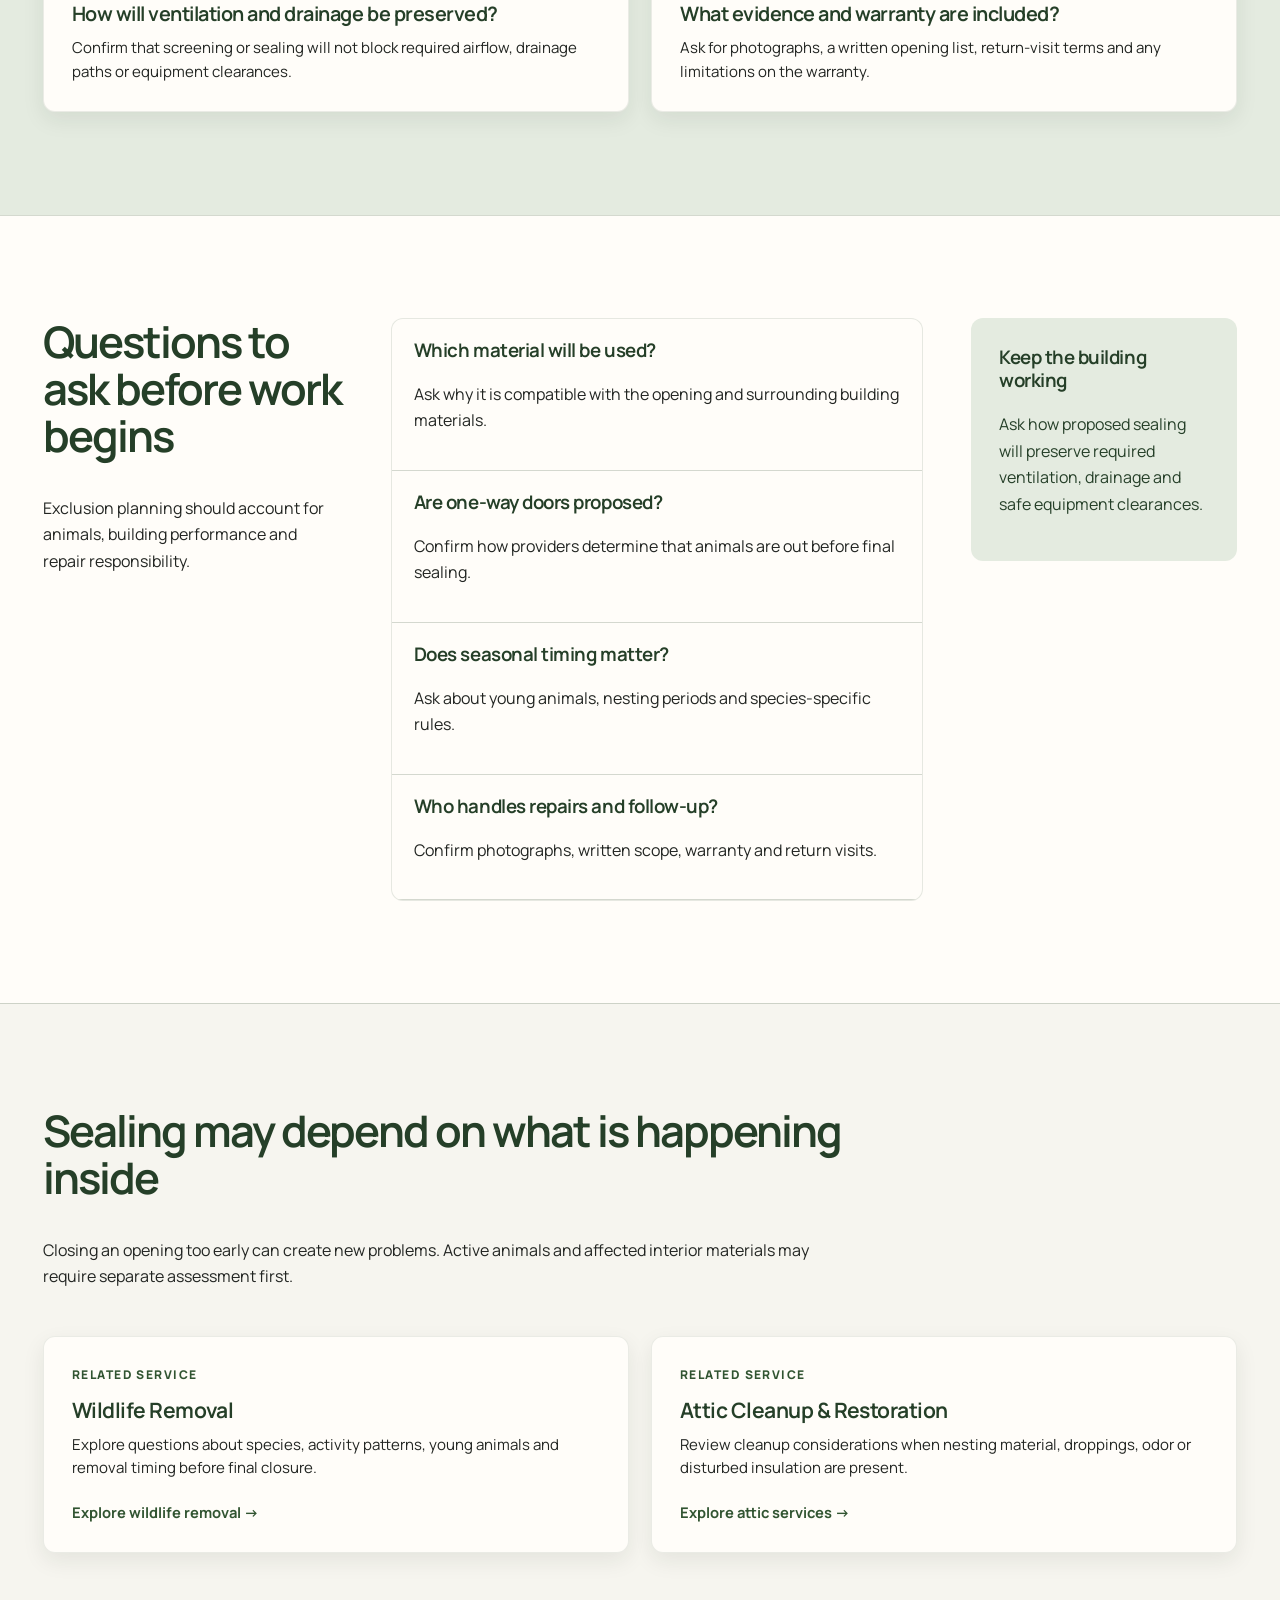
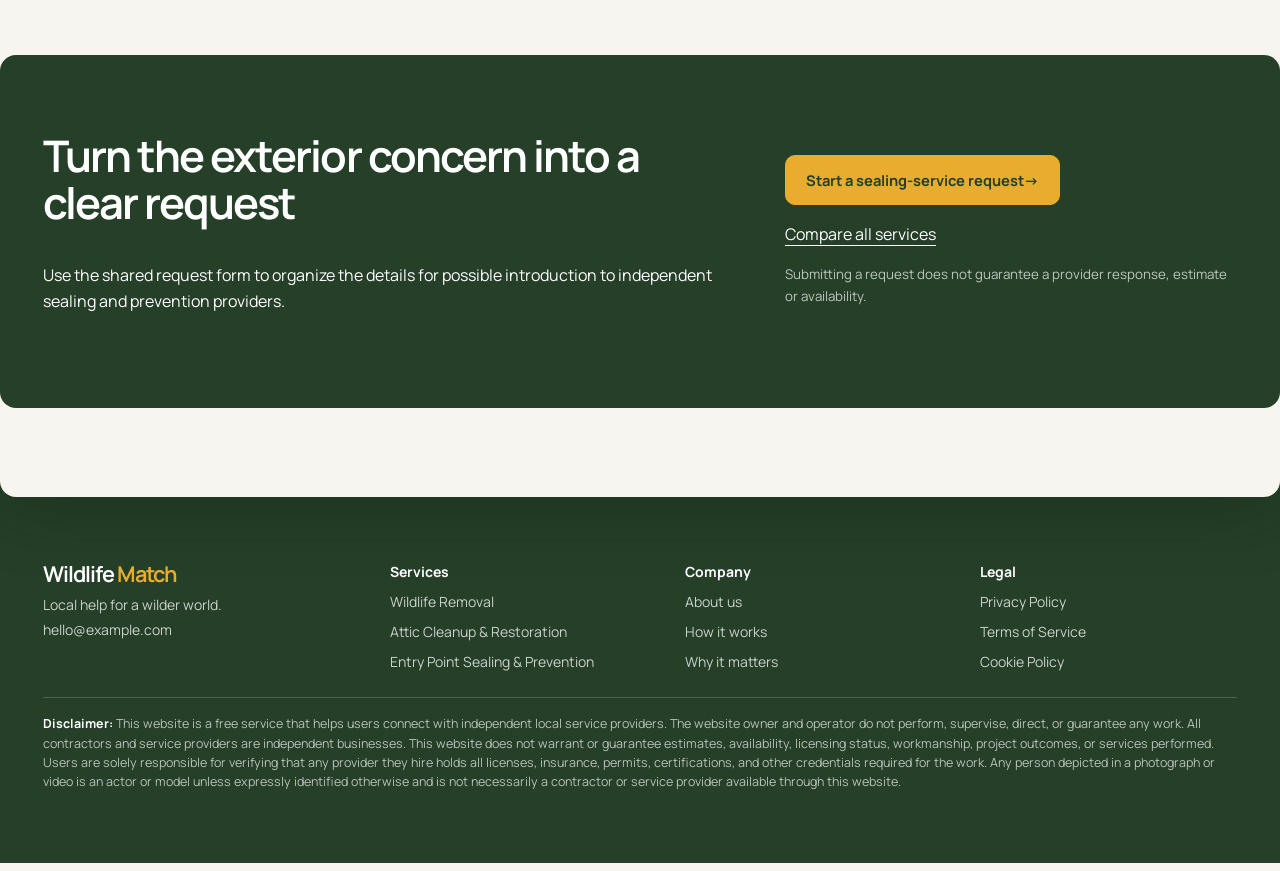
<file: entry-point-sealing-prevention.html>
<!doctype html><html lang="en"><head><meta charset="utf-8"><meta name="viewport" content="width=device-width,initial-scale=1"><meta name="description" content="Organize an entry-point sealing and prevention request for possible introduction to independent providers."><title>Entry Point Sealing &amp; Prevention | Wildlife Match</title><link rel="icon" href="favicon.svg" type="image/svg+xml"><link rel="stylesheet" href="https://fonts.googleapis.com/css2?family=Manrope:wght@400;500;600;700;800&amp;display=swap">
  <link rel="stylesheet" href="css/visual-redesign.css"><script src="config/site-config.js" defer></script><script src="js/main.js" defer></script><script src="js/animations.js" defer></script></head><body>
<a class="skip-link" href="#main">Skip to content</a><aside class="site-rail" aria-label="Site identity"><a class="rail-mark" href="index.html" aria-label="Wildlife Match home"><img src="favicon.svg" width="52" height="52" alt=""></a><a class="rail-wordmark" href="index.html"><span>Wildlife</span> <em>Match</em></a><span class="rail-line"></span><p class="rail-support" data-config="supportLine">Local help for a wilder world.</p><button class="menu-toggle" type="button" aria-expanded="false" aria-controls="mobile-menu"><span></span><span></span><span class="sr-only">Open menu</span></button></aside>
<div class="mobile-menu" id="mobile-menu" hidden><div class="mobile-menu__head"><img src="favicon.svg" width="54" height="54" alt=""><button class="menu-close" type="button" aria-label="Close menu">×</button></div><nav aria-label="Mobile navigation"><details class="mobile-services"><summary>Services</summary><div class="mobile-services__links"><a href="wildlife-removal.html">Wildlife Removal</a><a href="attic-cleanup-restoration.html">Attic Cleanup &amp; Restoration</a><a href="entry-point-sealing-prevention.html" aria-current="page">Entry Point Sealing &amp; Prevention</a><a class="mobile-services__all" href="index.html#services">All services →</a></div></details><a href="index.html#how-it-works">How it works</a><a href="index.html#about">About</a><a href="#request">Request</a></nav><a class="button button--terracotta" href="#request">Tell us what’s happening</a><p class="mobile-menu__disclosure">Independent referral platform. Provider response and availability vary.</p></div>
<header class="service-header"><nav class="service-header__links" aria-label="Primary navigation"><a href="index.html"><svg viewBox="0 0 32 32" aria-hidden="true"><path d="M5 15.5 16 6l11 9.5V27H19v-7h-6v7H5Z"></path></svg><span>Home</span></a><a href="index.html#about"><svg viewBox="0 0 32 32" aria-hidden="true"><path d="M25 5C15 6 8 11 8 20c0 3 2 6 5 7 7-2 12-9 12-22Z"></path><path d="M7 27c3-7 7-11 14-16"></path></svg><span>About us</span></a><a href="index.html#how-it-works"><svg viewBox="0 0 32 32" aria-hidden="true"><circle cx="10" cy="11" r="4"></circle><circle cx="22" cy="11" r="4"></circle><path d="M3 26v-4c0-4 3-6 7-6s7 2 7 6v4M16 18c2-2 4-2 6-2 4 0 7 2 7 6v4H18"></path></svg><span>How it works</span></a><a href="index.html#why-it-matters"><svg viewBox="0 0 32 32" aria-hidden="true"><path d="M16 4 27 8v7c0 7-4 11-11 14C9 26 5 22 5 15V8Z"></path></svg><span>Why it matters</span></a><a href="#request"><svg viewBox="0 0 32 32" aria-hidden="true"><rect x="4" y="7" width="24" height="18" rx="1"></rect><path d="m5 9 11 9L27 9"></path></svg><span>Contact</span></a></nav><details class="services-dropdown service-header__cta"><summary><span>Services</span><svg viewBox="0 0 24 24" aria-hidden="true"><path d="m6 9 6 6 6-6"></path></svg></summary><div class="services-dropdown__panel"><a href="wildlife-removal.html"><span>Wildlife Removal</span><small>Animals in or around the structure</small></a><a href="attic-cleanup-restoration.html"><span>Attic Cleanup &amp; Restoration</span><small>Debris, odor and disturbed insulation</small></a><a href="entry-point-sealing-prevention.html" aria-current="page"><span>Entry Point Sealing &amp; Prevention</span><small>Exterior gaps, vents and recurring access</small></a><a class="services-dropdown__all" href="index.html#services"><span>All services</span><small>View the complete services section →</small></a></div></details></header>
<main id="main" class="service-main"><section class="service-hero service-hero--sealing" aria-labelledby="service-title"><div class="service-hero__title"><h1 id="service-title">Entry Point Sealing <em>&amp; Prevention</em></h1><span class="gold-rule"></span><p>Describe visible exterior openings or recurring activity. Wildlife Match may introduce the request to independent providers.</p><a class="projecting-tab" href="#request">Describe the issue</a></div><img class="service-hero__subject" src="img/services/sealing-hero.webp" width="1000" height="1200" fetchpriority="high" alt="Properly sealed soffit and roof edge" decoding="async"></section>
<section class="situations" aria-labelledby="situations-title"><header><h2 id="situations-title">Common <em>exterior areas</em></h2><span class="gold-rule"></span><p>An independent provider can assess how openings relate to the structure, species and ventilation needs.</p></header><img src="img/services/sealing-soffit.webp" width="1000" height="700" loading="lazy" alt="Exterior corner below a roof edge" decoding="async"><ul><li>Soffits and fascia</li><li>Roof vents</li><li>Chimney intersections</li><li>Utility penetrations</li><li>Foundation vents</li><li>Gaps at additions</li></ul></section>
<section class="scope-band" aria-labelledby="scope-title"><h2 id="scope-title">Planning the <em>exclusion work</em></h2><ul><li>Identify the species</li><li>Confirm animals are out</li><li>Choose compatible materials</li><li>Preserve ventilation and drainage</li><li>Schedule follow-up</li></ul></section>
<section class="service-guidance" aria-labelledby="guidance-title"><header><h2 id="guidance-title">A durable repair starts <em>before an opening is closed</em></h2><p>Sealing should account for active animals, seasonal timing and the way the surrounding roof or wall assembly is intended to work.</p></header><div class="service-guidance__steps"><article><h3>Confirm how the opening is used</h3><p>Ask whether the gap appears active and how the provider will determine that animals are no longer inside.</p></article><article><h3>Match materials to the location</h3><p>Soffits, vents, masonry and utility penetrations may require different fastening, screening or repair approaches.</p></article><article><h3>Preserve building performance</h3><p>Discuss ventilation, drainage, equipment clearances and who is responsible for finish repairs and follow-up.</p></article></div></section>
<section class="service-record service-record--sealing" aria-labelledby="record-title"><div class="service-record__content"><header><h2 id="record-title">Details worth <em>documenting</em></h2></header><ul><li><strong>Opening location</strong><span>Roof edge, soffit, vent, chimney, foundation or utility penetration.</span></li><li><strong>Signs of active use</strong><span>Sightings, sounds, staining, nesting material or repeated disturbance.</span></li><li><strong>Existing materials</strong><span>Visible mesh, patching, damaged trim, gaps or previous repair attempts.</span></li><li><strong>Access and height</strong><span>Whether the area can be viewed safely from the ground or a window.</span></li></ul></div><aside><strong>Photograph from the ground.</strong><p>Do not climb onto a roof or ladder to inspect an opening. A provider can discuss safe access and closer assessment.</p></aside></section>
<section class="service-landscape" aria-labelledby="landscape-title"><header><h2 id="landscape-title">Durable exclusion lives <em>in the transitions</em></h2><p>The most obvious gap is not always the only access point. Providers may follow roof, wall and foundation transitions to identify connected openings while preserving the way the building drains and breathes.</p></header><div class="service-landscape__gallery"><figure class="service-landscape__figure--wide"><img src="img/photos/sealing-landscape-edge-v2.webp" width="1536" height="1024" loading="lazy" alt="Craftsman-style roof and wall transition with layered flashing and trim" decoding="async"><figcaption><strong>Roof edges combine several materials</strong><span>Fascia, soffit, shingles, flashing and vents need compatible repair details.</span></figcaption></figure><figure><img src="img/photos/sealing-landscape-vent-v2.webp" width="1024" height="1536" loading="lazy" alt="Protected foundation vent installed in a brick wall" decoding="async"><figcaption><strong>Functional openings still need airflow</strong><span>Screening should address access without blocking required ventilation or drainage.</span></figcaption></figure></div><div class="service-landscape__details"><article><h3>Material compatibility</h3><p>Metal, masonry, wood, vinyl and roofing assemblies require different fasteners, sealants, screening and finish details.</p></article><article><h3>Water and ventilation paths</h3><p>A repair should not redirect water, trap moisture or reduce the airflow required by attic, crawlspace or equipment systems.</p></article><article><h3>Primary and secondary openings</h3><p>Ask providers to distinguish actively used access points from nearby gaps that are suitable for preventive reinforcement.</p></article><article><h3>Monitoring after closure</h3><p>Photographs, marked opening locations and a defined observation period help confirm what was completed and what still needs attention.</p></article></div></section>
<section class="service-expectations" aria-labelledby="expectations-title"><header><h2 id="expectations-title">What an exclusion proposal should <em>make clear</em></h2><p>A useful scope should explain the active openings, proposed materials and the sequence for confirming animals are out.</p></header><div class="service-expectations__grid"><article><span>Active-use confirmation</span><h3>How will the provider know the opening is clear?</h3><p>Ask about observation, one-way devices, timing and the steps required before final closure.</p></article><article><span>Materials and fastening</span><h3>How will each opening be repaired?</h3><p>Look for location-specific materials, attachment methods and responsibility for finish work.</p></article><article><span>Building performance</span><h3>How will ventilation and drainage be preserved?</h3><p>Confirm that screening or sealing will not block required airflow, drainage paths or equipment clearances.</p></article><article><span>Documentation and follow-up</span><h3>What evidence and warranty are included?</h3><p>Ask for photographs, a written opening list, return-visit terms and any limitations on the warranty.</p></article></div></section>
<section class="questions" aria-labelledby="questions-title"><header><h2 id="questions-title">Questions to ask <em>before work begins</em></h2><p>Exclusion planning should account for animals, building performance and repair responsibility.</p></header><div class="questions__rows"><article><h3>Which material will be used?</h3><p>Ask why it is compatible with the opening and surrounding building materials.</p></article><article><h3>Are one-way doors proposed?</h3><p>Confirm how providers determine that animals are out before final sealing.</p></article><article><h3>Does seasonal timing matter?</h3><p>Ask about young animals, nesting periods and species-specific rules.</p></article><article><h3>Who handles repairs and follow-up?</h3><p>Confirm photographs, written scope, warranty and return visits.</p></article></div><aside><h3>Keep the building working</h3><p>Ask how proposed sealing will preserve required ventilation, drainage and safe equipment clearances.</p></aside></section>
<section class="service-related" aria-labelledby="related-title"><header><h2 id="related-title">Sealing may depend on <em>what is happening inside</em></h2><p>Closing an opening too early can create new problems. Active animals and affected interior materials may require separate assessment first.</p></header><div class="service-related__links"><a href="wildlife-removal.html"><span>Related service</span><h3>Wildlife Removal</h3><p>Explore questions about species, activity patterns, young animals and removal timing before final closure.</p><strong>Explore wildlife removal →</strong></a><a href="attic-cleanup-restoration.html"><span>Related service</span><h3>Attic Cleanup &amp; Restoration</h3><p>Review cleanup considerations when nesting material, droppings, odor or disturbed insulation are present.</p><strong>Explore attic services →</strong></a></div></section>
<section class="service-cta" id="request" aria-labelledby="request-title"><div><h2 id="request-title">Turn the exterior concern into <em>a clear request</em></h2><p>Use the shared request form to organize the details for possible introduction to independent sealing and prevention providers.</p></div><div class="service-cta__actions"><a class="button" href="index.html?service=Entry%20Point%20Sealing%20%26%20Prevention#request">Start a sealing-service request <span aria-hidden="true">→</span></a><a href="index.html#services">Compare all services</a><small>Submitting a request does not guarantee a provider response, estimate or availability.</small></div></section></main>
<footer class="site-footer"><div><strong class="footer-brand">Wildlife <em>Match</em></strong><p data-config="supportLine">Local help for a wilder world.</p><a data-config-href="email" href="mailto:hello@example.com" data-config="email">hello@example.com</a></div><nav aria-label="Services"><strong>Services</strong><a href="wildlife-removal.html">Wildlife Removal</a><a href="attic-cleanup-restoration.html">Attic Cleanup &amp; Restoration</a><a href="entry-point-sealing-prevention.html">Entry Point Sealing &amp; Prevention</a></nav><nav aria-label="Company"><strong>Company</strong><a href="index.html#about">About us</a><a href="index.html#how-it-works">How it works</a><a href="index.html#why-it-matters">Why it matters</a></nav><nav aria-label="Legal"><strong>Legal</strong><a href="privacy.html">Privacy Policy</a><a href="terms.html">Terms of Service</a><a href="cookie-policy.html">Cookie Policy</a></nav><div class="site-footer__bottom"><span>Independent referral platform. Providers operate independently.</span><span>© <span data-config="copyrightYear">2026</span> <span data-config="companyName">CONFIGURE LEGAL OPERATOR</span></span></div></footer><div class="cookie-banner" role="dialog" aria-labelledby="cookie-title" aria-describedby="cookie-description" hidden><div class="cookie-banner__intro"><span class="cookie-banner__mark" aria-hidden="true"><img src="favicon.svg" width="34" height="34" alt=""></span><div><h2 id="cookie-title">A quick note about cookies</h2><p id="cookie-description">We use essential storage for site functions. No optional analytics or advertising scripts are currently loaded.</p></div></div><div class="cookie-banner__actions"><button type="button" data-cookie="accept">Allow optional</button><button type="button" data-cookie="reject">Essential only</button><a href="cookie-policy.html">Cookie policy <span aria-hidden="true">↗</span></a></div></div></body></html>
</file>
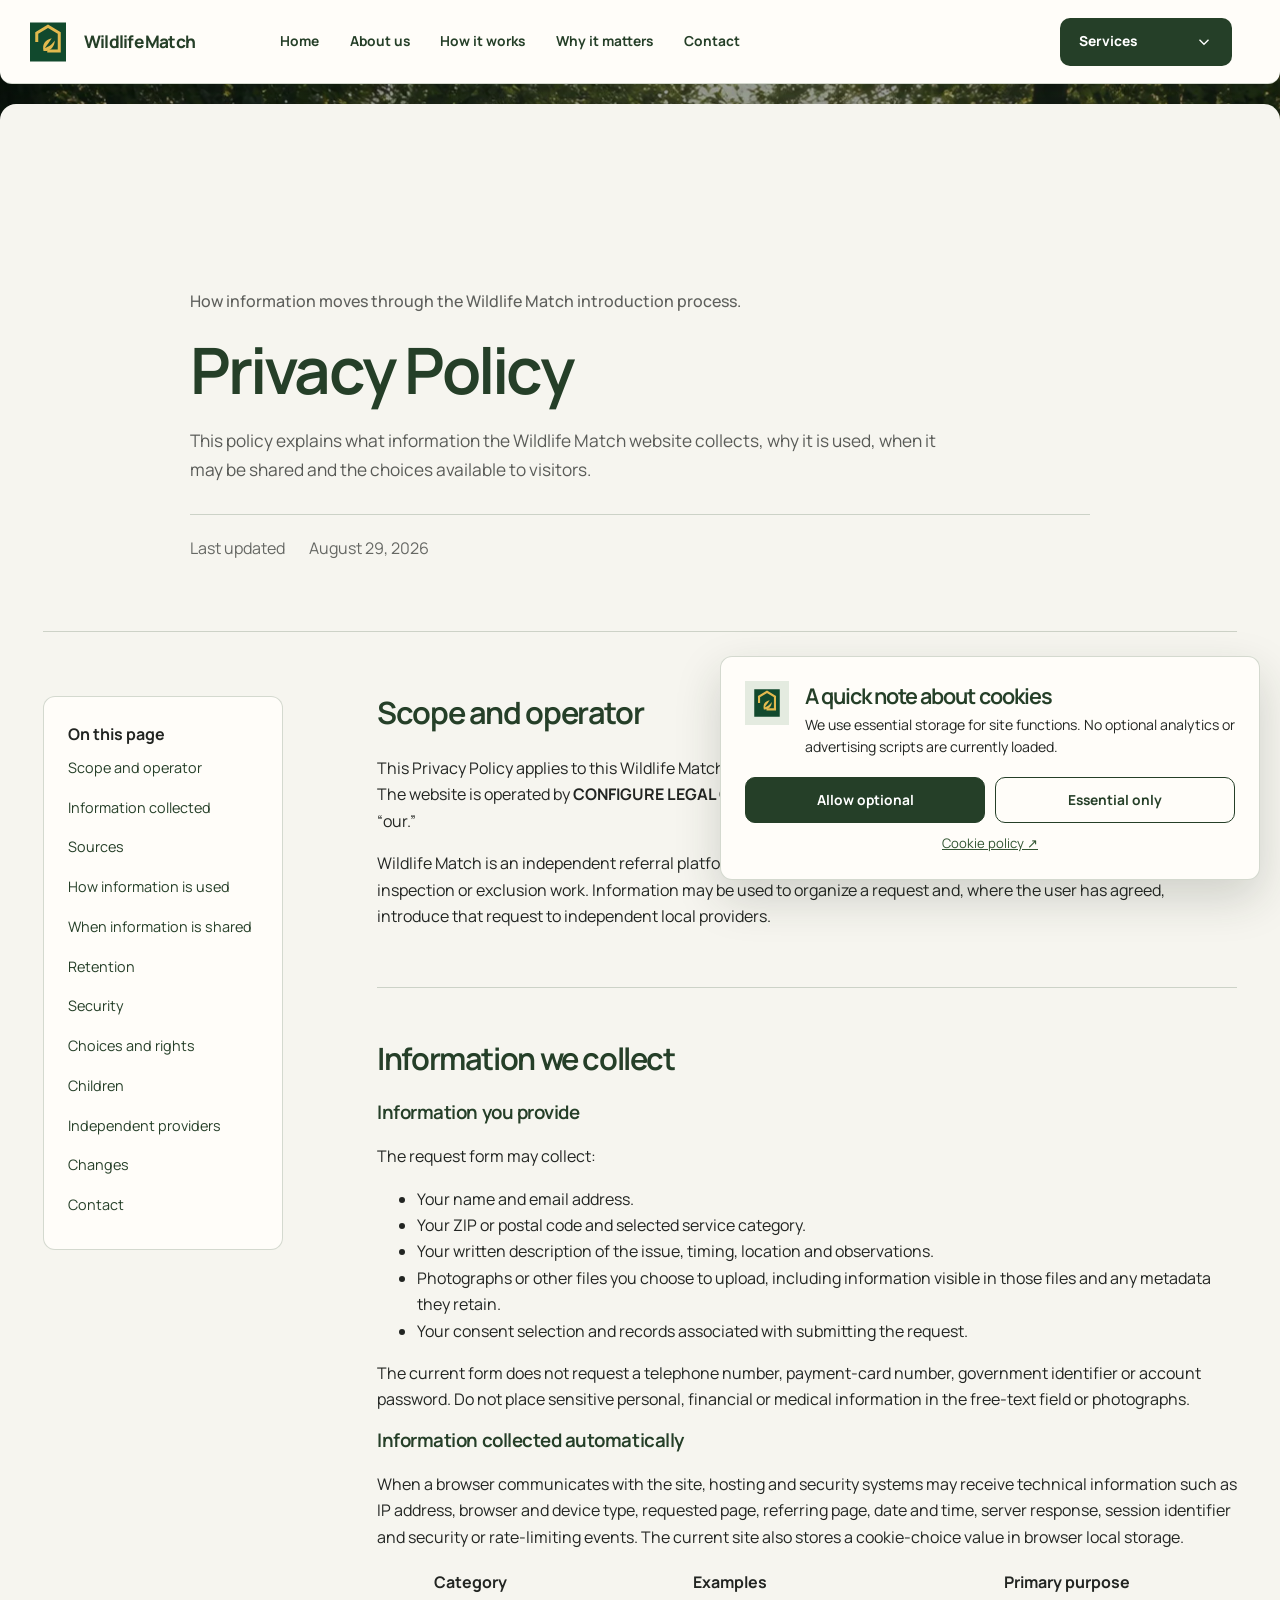
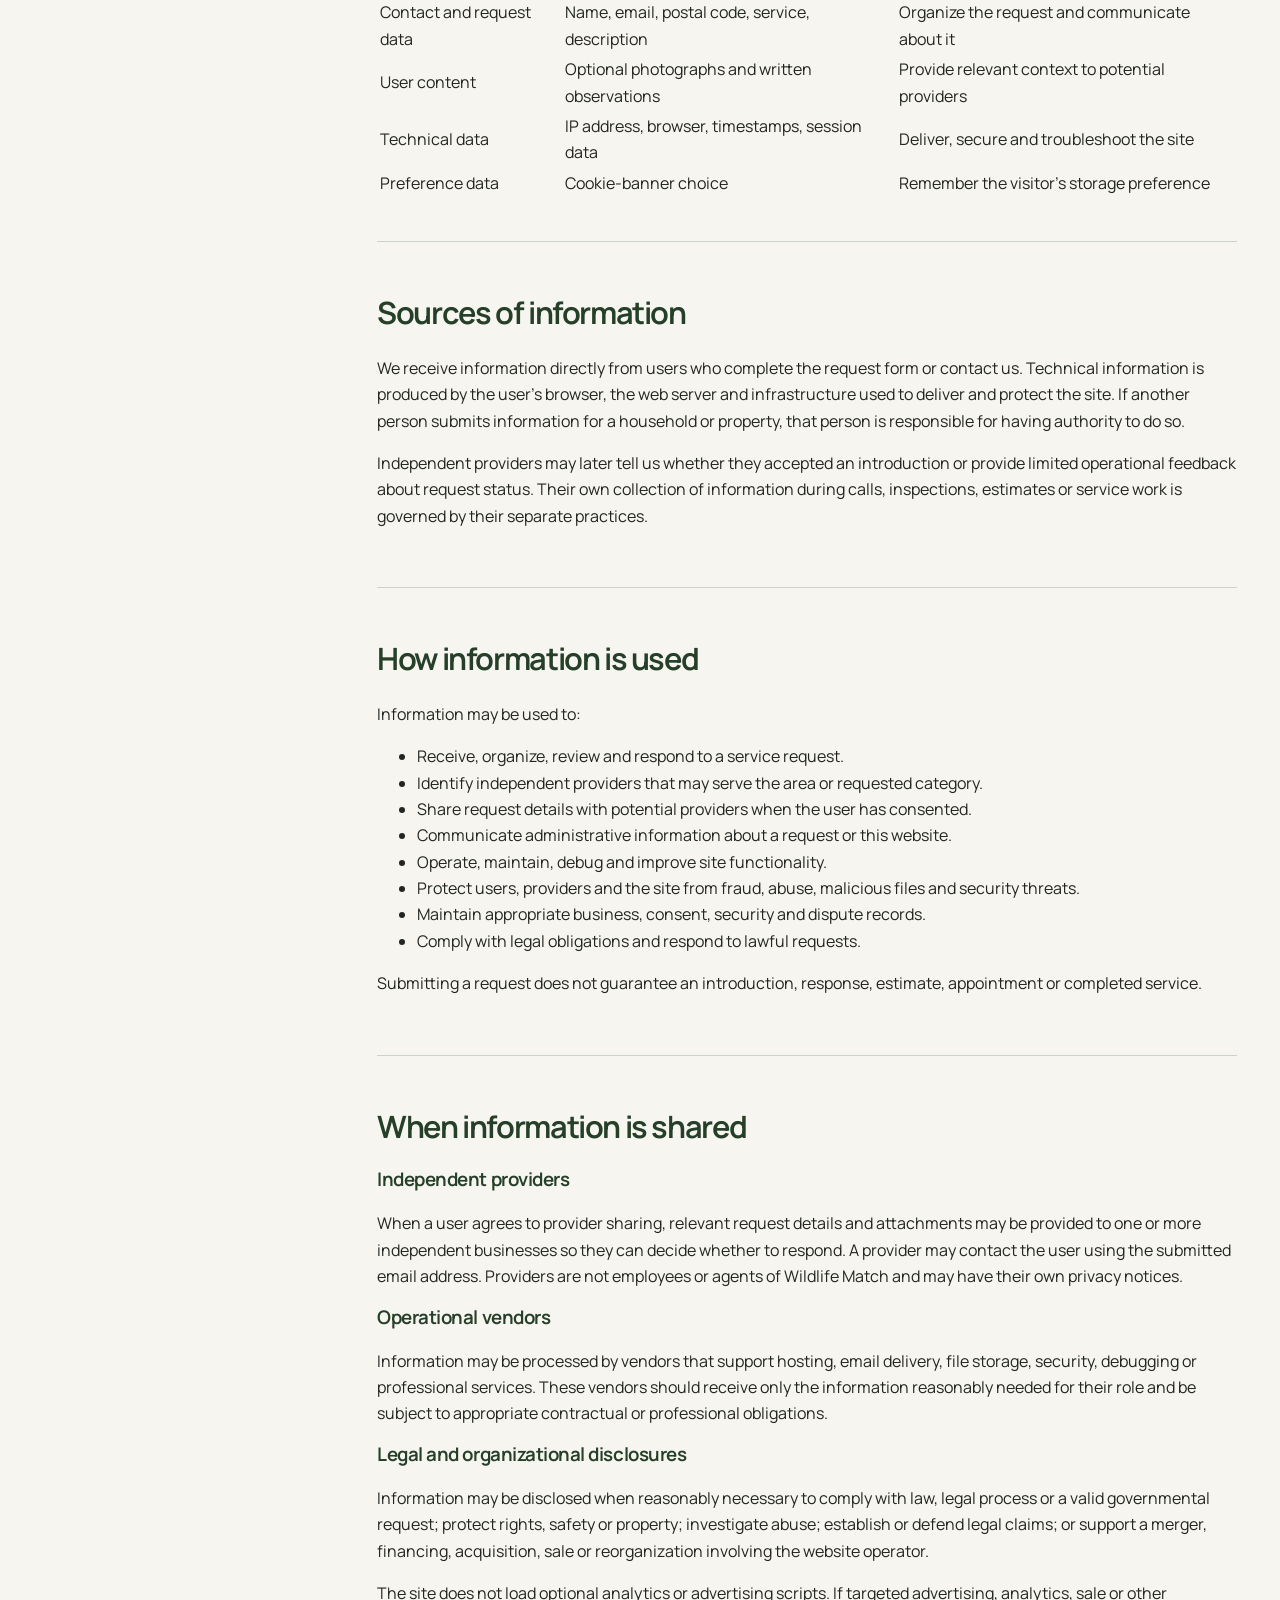
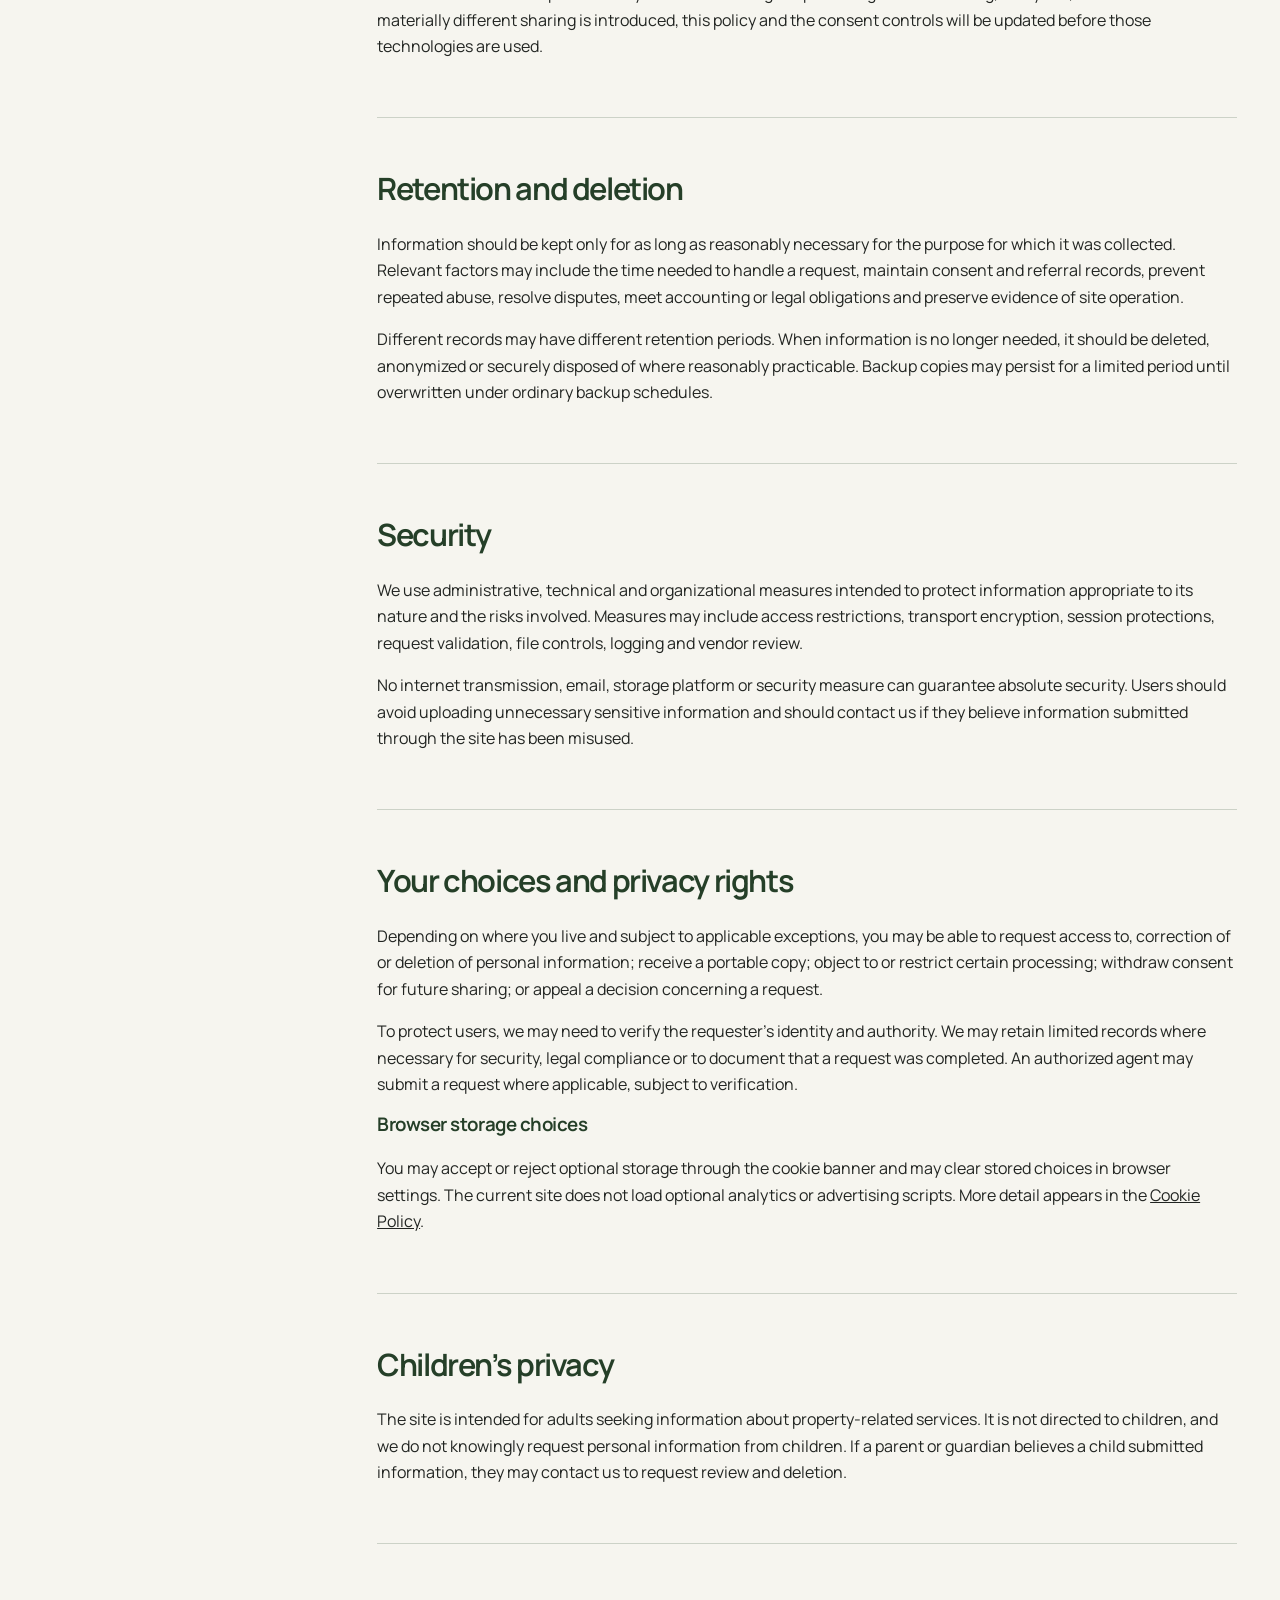
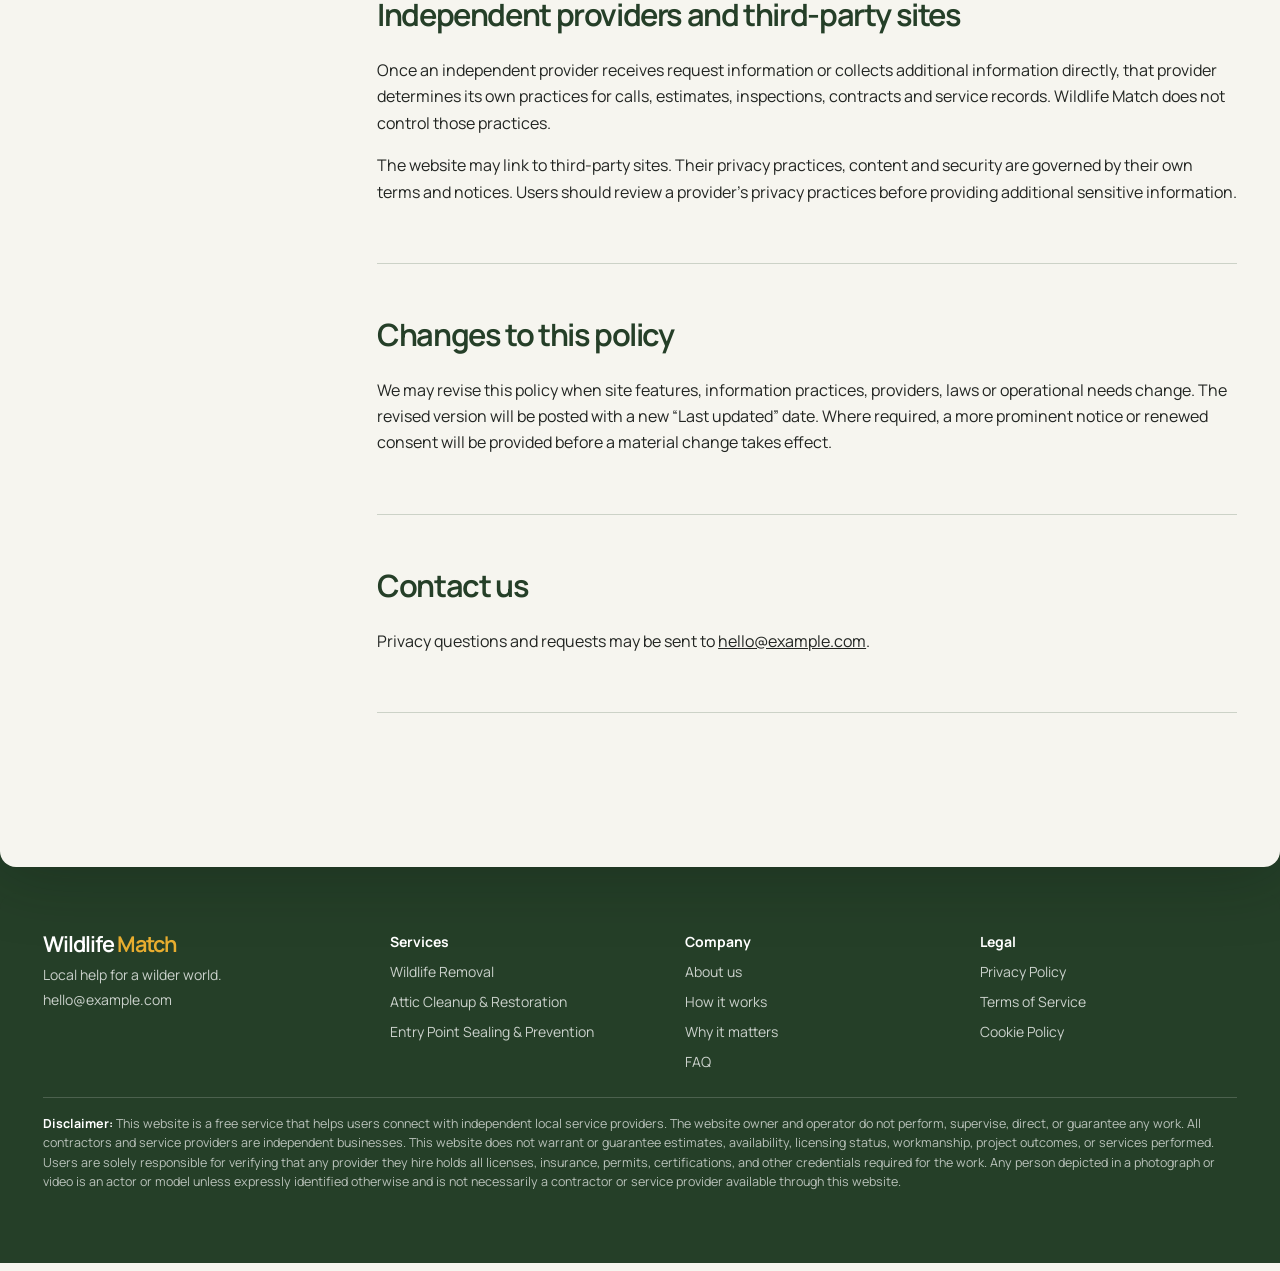
<file: privacy.html>
<!doctype html>
<html lang="en">
<head>
  <meta charset="utf-8">
  <meta name="viewport" content="width=device-width,initial-scale=1">
  <meta name="description" content="Privacy Policy for Wildlife Match and its independent-provider introduction service.">
  <title>Privacy Policy | Wildlife Match</title>
  <link rel="icon" href="favicon.svg" type="image/svg+xml">
  <link rel="preconnect" href="https://fonts.googleapis.com">
  <link rel="preconnect" href="https://fonts.gstatic.com" crossorigin>
  <link rel="stylesheet" href="https://fonts.googleapis.com/css2?family=Manrope:wght@400;500;600;700;800&amp;display=swap">
  <link rel="stylesheet" href="css/visual-redesign.css">
  <script src="config/site-config.js" defer></script>
  <script src="js/main.js" defer></script>
  <script src="js/animations.js" defer></script>
</head>
<body>
  <a class="skip-link" href="#main">Skip to content</a>
  <aside class="site-rail" aria-label="Site identity"><a class="rail-mark" href="index.html" aria-label="Wildlife Match home"><img src="favicon.svg" width="52" height="52" alt=""></a><a class="rail-wordmark" href="index.html"><span>Wildlife</span> <em>Match</em></a><span class="rail-line" aria-hidden="true"></span><p class="rail-support" data-config="supportLine">Local help for a wilder world.</p><button class="menu-toggle" type="button" aria-expanded="false" aria-controls="mobile-menu"><span></span><span></span><span class="sr-only">Open menu</span></button></aside>
  <div class="mobile-menu" id="mobile-menu" hidden><div class="mobile-menu__head"><img src="favicon.svg" width="54" height="54" alt=""><button class="menu-close" type="button" aria-label="Close menu">×</button></div><nav aria-label="Mobile navigation"><details class="mobile-services"><summary>Services</summary><div class="mobile-services__links"><a href="wildlife-removal.html">Wildlife Removal</a><a href="attic-cleanup-restoration.html">Attic Cleanup &amp; Restoration</a><a href="entry-point-sealing-prevention.html">Entry Point Sealing &amp; Prevention</a><a class="mobile-services__all" href="index.html#services">All services →</a></div></details><a href="index.html#how-it-works">How it works</a><a href="index.html#about">About</a><a href="index.html#faq">FAQ</a><a href="index.html#request">Contact</a></nav><a class="button button--terracotta" href="index.html#request">Tell us what’s happening</a><p class="mobile-menu__disclosure">Independent referral platform. Provider response and availability vary.</p></div>
  <header class="legal-header shared-header"><nav class="shared-header__links" aria-label="Primary navigation"><a href="index.html"><svg viewBox="0 0 32 32" aria-hidden="true"><path d="M5 15.5 16 6l11 9.5V27H19v-7h-6v7H5Z"></path></svg><span>Home</span></a><a href="index.html#about"><svg viewBox="0 0 32 32" aria-hidden="true"><path d="M25 5C15 6 8 11 8 20c0 3 2 6 5 7 7-2 12-9 12-22Z"></path><path d="M7 27c3-7 7-11 14-16"></path></svg><span>About us</span></a><a href="index.html#how-it-works"><svg viewBox="0 0 32 32" aria-hidden="true"><circle cx="10" cy="11" r="4"></circle><circle cx="22" cy="11" r="4"></circle><path d="M3 26v-4c0-4 3-6 7-6s7 2 7 6v4M16 18c2-2 4-2 6-2 4 0 7 2 7 6v4H18"></path></svg><span>How it works</span></a><a href="index.html#why-it-matters"><svg viewBox="0 0 32 32" aria-hidden="true"><path d="M16 4 27 8v7c0 7-4 11-11 14C9 26 5 22 5 15V8Z"></path></svg><span>Why it matters</span></a><a href="index.html#request"><svg viewBox="0 0 32 32" aria-hidden="true"><rect x="4" y="7" width="24" height="18" rx="1"></rect><path d="m5 9 11 9L27 9"></path></svg><span>Contact</span></a></nav><details class="services-dropdown shared-header__services"><summary><span>Services</span><svg viewBox="0 0 24 24" aria-hidden="true"><path d="m6 9 6 6 6-6"></path></svg></summary><div class="services-dropdown__panel"><a href="wildlife-removal.html"><span>Wildlife Removal</span><small>Animals in or around the structure</small></a><a href="attic-cleanup-restoration.html"><span>Attic Cleanup &amp; Restoration</span><small>Debris, odor and disturbed insulation</small></a><a href="entry-point-sealing-prevention.html"><span>Entry Point Sealing &amp; Prevention</span><small>Exterior gaps, vents and recurring access</small></a><a class="services-dropdown__all" href="index.html#services"><span>All services</span><small>View the complete services section →</small></a></div></details></header>

  <main class="legal-main" id="main">
    <header class="legal-hero"><div class="legal-hero__label"><p>How information moves through the Wildlife Match introduction process.</p></div><div class="legal-hero__body"><h1>Privacy Policy</h1><p class="legal-hero__intro">This policy explains what information the Wildlife Match website collects, why it is used, when it may be shared and the choices available to visitors.</p><p class="legal-meta">Last updated <span data-config="legalLastUpdated">August 29, 2026</span></p></div></header>
    <div class="legal-layout">
      <aside class="legal-toc" aria-label="On this page"><strong>On this page</strong><a href="#scope">Scope and operator</a><a href="#collection">Information collected</a><a href="#sources">Sources</a><a href="#uses">How information is used</a><a href="#sharing">When information is shared</a><a href="#retention">Retention</a><a href="#security">Security</a><a href="#rights">Choices and rights</a><a href="#children">Children</a><a href="#third-parties">Independent providers</a><a href="#changes">Changes</a><a href="#contact">Contact</a></aside>
      <article class="legal-content">
        <section id="scope"><h2>Scope and operator</h2><p>This Privacy Policy applies to this Wildlife Match website and the request-introduction functions provided through it. The website is operated by <strong data-config="companyName">Site Operator</strong>, referred to in this policy as “Wildlife Match,” “we,” “us” or “our.”</p><p>Wildlife Match is an independent referral platform. It does not perform wildlife removal, attic restoration, construction, inspection or exclusion work. Information may be used to organize a request and, where the user has agreed, introduce that request to independent local providers.</p></section>
        <section id="collection"><h2>Information we collect</h2><h3>Information you provide</h3><p>The request form may collect:</p><ul><li>Your name and email address.</li><li>Your ZIP or postal code and selected service category.</li><li>Your written description of the issue, timing, location and observations.</li><li>Photographs or other files you choose to upload, including information visible in those files and any metadata they retain.</li><li>Your consent selection and records associated with submitting the request.</li></ul><p>The current form does not request a telephone number, payment-card number, government identifier or account password. Do not place sensitive personal, financial or medical information in the free-text field or photographs.</p><h3>Information collected automatically</h3><p>When a browser communicates with the site, hosting and security systems may receive technical information such as IP address, browser and device type, requested page, referring page, date and time, server response, session identifier and security or rate-limiting events. The current site also stores a cookie-choice value in browser local storage.</p><div class="legal-table-wrap"><table><thead><tr><th>Category</th><th>Examples</th><th>Primary purpose</th></tr></thead><tbody><tr><td data-label="Category">Contact and request data</td><td data-label="Examples">Name, email, postal code, service, description</td><td data-label="Primary purpose">Organize the request and communicate about it</td></tr><tr><td data-label="Category">User content</td><td data-label="Examples">Optional photographs and written observations</td><td data-label="Primary purpose">Provide relevant context to potential providers</td></tr><tr><td data-label="Category">Technical data</td><td data-label="Examples">IP address, browser, timestamps, session data</td><td data-label="Primary purpose">Deliver, secure and troubleshoot the site</td></tr><tr><td data-label="Category">Preference data</td><td data-label="Examples">Cookie-banner choice</td><td data-label="Primary purpose">Remember the visitor’s storage preference</td></tr></tbody></table></div></section>
        <section id="sources"><h2>Sources of information</h2><p>We receive information directly from users who complete the request form or contact us. Technical information is produced by the user’s browser, the web server and infrastructure used to deliver and protect the site. If another person submits information for a household or property, that person is responsible for having authority to do so.</p><p>Independent providers may later tell us whether they accepted an introduction or provide limited operational feedback about request status. Their own collection of information during calls, inspections, estimates or service work is governed by their separate practices.</p></section>
        <section id="uses"><h2>How information is used</h2><p>Information may be used to:</p><ul><li>Receive, organize, review and respond to a service request.</li><li>Identify independent providers that may serve the area or requested category.</li><li>Share request details with potential providers when the user has consented.</li><li>Communicate administrative information about a request or this website.</li><li>Operate, maintain, debug and improve site functionality.</li><li>Protect users, providers and the site from fraud, abuse, malicious files and security threats.</li><li>Maintain appropriate business, consent, security and dispute records.</li><li>Comply with legal obligations and respond to lawful requests.</li></ul><p>Submitting a request does not guarantee an introduction, response, estimate, appointment or completed service.</p></section>
        <section id="sharing"><h2>When information is shared</h2><h3>Independent providers</h3><p>When a user agrees to provider sharing, relevant request details and attachments may be provided to one or more independent businesses so they can decide whether to respond. A provider may contact the user using the submitted email address. Providers are not employees or agents of Wildlife Match and may have their own privacy notices.</p><h3>Operational vendors</h3><p>Information may be processed by vendors that support hosting, email delivery, file storage, security, debugging or professional services. These vendors should receive only the information reasonably needed for their role and be subject to appropriate contractual or professional obligations.</p><h3>Legal and organizational disclosures</h3><p>Information may be disclosed when reasonably necessary to comply with law, legal process or a valid governmental request; protect rights, safety or property; investigate abuse; establish or defend legal claims; or support a merger, financing, acquisition, sale or reorganization involving the website operator.</p><p>The site does not load optional analytics or advertising scripts. If targeted advertising, analytics, sale or other materially different sharing is introduced, this policy and the consent controls will be updated before those technologies are used.</p></section>
        <section id="retention"><h2>Retention and deletion</h2><p>Information should be kept only for as long as reasonably necessary for the purpose for which it was collected. Relevant factors may include the time needed to handle a request, maintain consent and referral records, prevent repeated abuse, resolve disputes, meet accounting or legal obligations and preserve evidence of site operation.</p><p>Different records may have different retention periods. When information is no longer needed, it should be deleted, anonymized or securely disposed of where reasonably practicable. Backup copies may persist for a limited period until overwritten under ordinary backup schedules.</p></section>
        <section id="security"><h2>Security</h2><p>We use administrative, technical and organizational measures intended to protect information appropriate to its nature and the risks involved. Measures may include access restrictions, transport encryption, session protections, request validation, file controls, logging and vendor review.</p><p>No internet transmission, email, storage platform or security measure can guarantee absolute security. Users should avoid uploading unnecessary sensitive information and should contact us if they believe information submitted through the site has been misused.</p></section>
        <section id="rights"><h2>Your choices and privacy rights</h2><p>Depending on where you live and subject to applicable exceptions, you may be able to request access to, correction of or deletion of personal information; receive a portable copy; object to or restrict certain processing; withdraw consent for future sharing; or appeal a decision concerning a request.</p><p>To protect users, we may need to verify the requester’s identity and authority. We may retain limited records where necessary for security, legal compliance or to document that a request was completed. An authorized agent may submit a request where applicable, subject to verification.</p><h3>Browser storage choices</h3><p>You may accept or reject optional storage through the cookie banner and may clear stored choices in browser settings. The current site does not load optional analytics or advertising scripts. More detail appears in the <a href="cookie-policy.html">Cookie Policy</a>.</p></section>
        <section id="children"><h2>Children’s privacy</h2><p>The site is intended for adults seeking information about property-related services. It is not directed to children, and we do not knowingly request personal information from children. If a parent or guardian believes a child submitted information, they may contact us to request review and deletion.</p></section>
        <section id="third-parties"><h2>Independent providers and third-party sites</h2><p>Once an independent provider receives request information or collects additional information directly, that provider determines its own practices for calls, estimates, inspections, contracts and service records. Wildlife Match does not control those practices.</p><p>The website may link to third-party sites. Their privacy practices, content and security are governed by their own terms and notices. Users should review a provider’s privacy practices before providing additional sensitive information.</p></section>
        <section id="changes"><h2>Changes to this policy</h2><p>We may revise this policy when site features, information practices, providers, laws or operational needs change. The revised version will be posted with a new “Last updated” date. Where required, a more prominent notice or renewed consent will be provided before a material change takes effect.</p></section>
        <section id="contact"><h2>Contact us</h2><p>Privacy questions and requests may be sent to <a data-config-href="email" href="mailto:hello@example.com" data-config="email">hello@example.com</a>.</p></section>
      </article>
    </div>
  </main>

  <footer class="site-footer"><div><strong class="footer-brand">Wildlife <em>Match</em></strong><p data-config="supportLine">Local help for a wilder world.</p><a data-config-href="email" href="mailto:hello@example.com" data-config="email">hello@example.com</a></div><nav aria-label="Services"><strong>Services</strong><a href="wildlife-removal.html">Wildlife Removal</a><a href="attic-cleanup-restoration.html">Attic Cleanup &amp; Restoration</a><a href="entry-point-sealing-prevention.html">Entry Point Sealing &amp; Prevention</a></nav><nav aria-label="Company"><strong>Company</strong><a href="index.html#about">About us</a><a href="index.html#how-it-works">How it works</a><a href="index.html#why-it-matters">Why it matters</a><a href="index.html#faq">FAQ</a></nav><nav aria-label="Legal"><strong>Legal</strong><a href="privacy.html" aria-current="page">Privacy Policy</a><a href="terms.html">Terms of Service</a><a href="cookie-policy.html">Cookie Policy</a></nav><div class="site-footer__bottom"><span>Independent referral platform. Providers operate independently.</span><span>© <span data-config="copyrightYear">2026</span> <span data-config="companyName">CONFIGURE LEGAL OPERATOR</span></span></div></footer>
  <div class="cookie-banner" role="dialog" aria-labelledby="cookie-title" aria-describedby="cookie-description" hidden><div class="cookie-banner__intro"><span class="cookie-banner__mark" aria-hidden="true"><img src="favicon.svg" width="34" height="34" alt=""></span><div><h2 id="cookie-title">A quick note about cookies</h2><p id="cookie-description">We use essential storage for site functions. No optional analytics or advertising scripts are currently loaded.</p></div></div><div class="cookie-banner__actions"><button type="button" data-cookie="accept">Allow optional</button><button type="button" data-cookie="reject">Essential only</button><a href="cookie-policy.html">Cookie policy <span aria-hidden="true">↗</span></a></div></div>
</body>
</html>
</file>
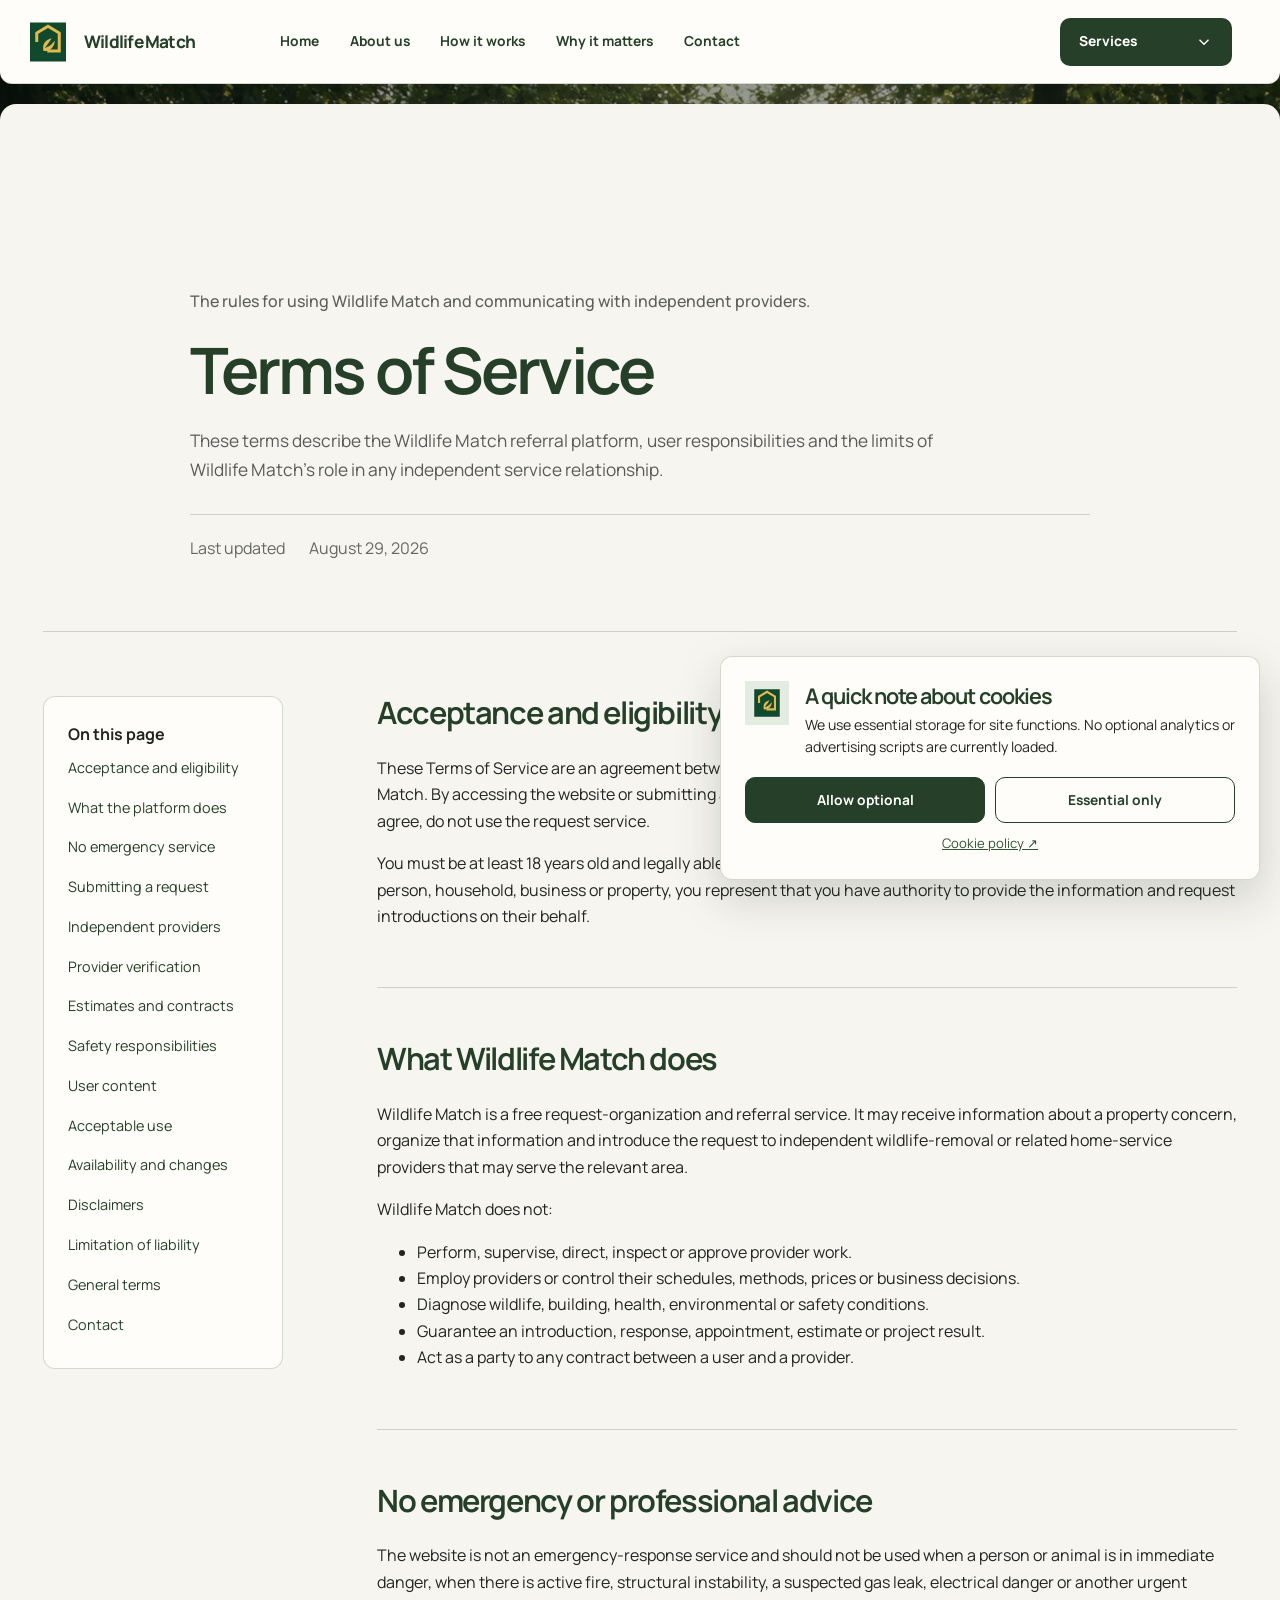
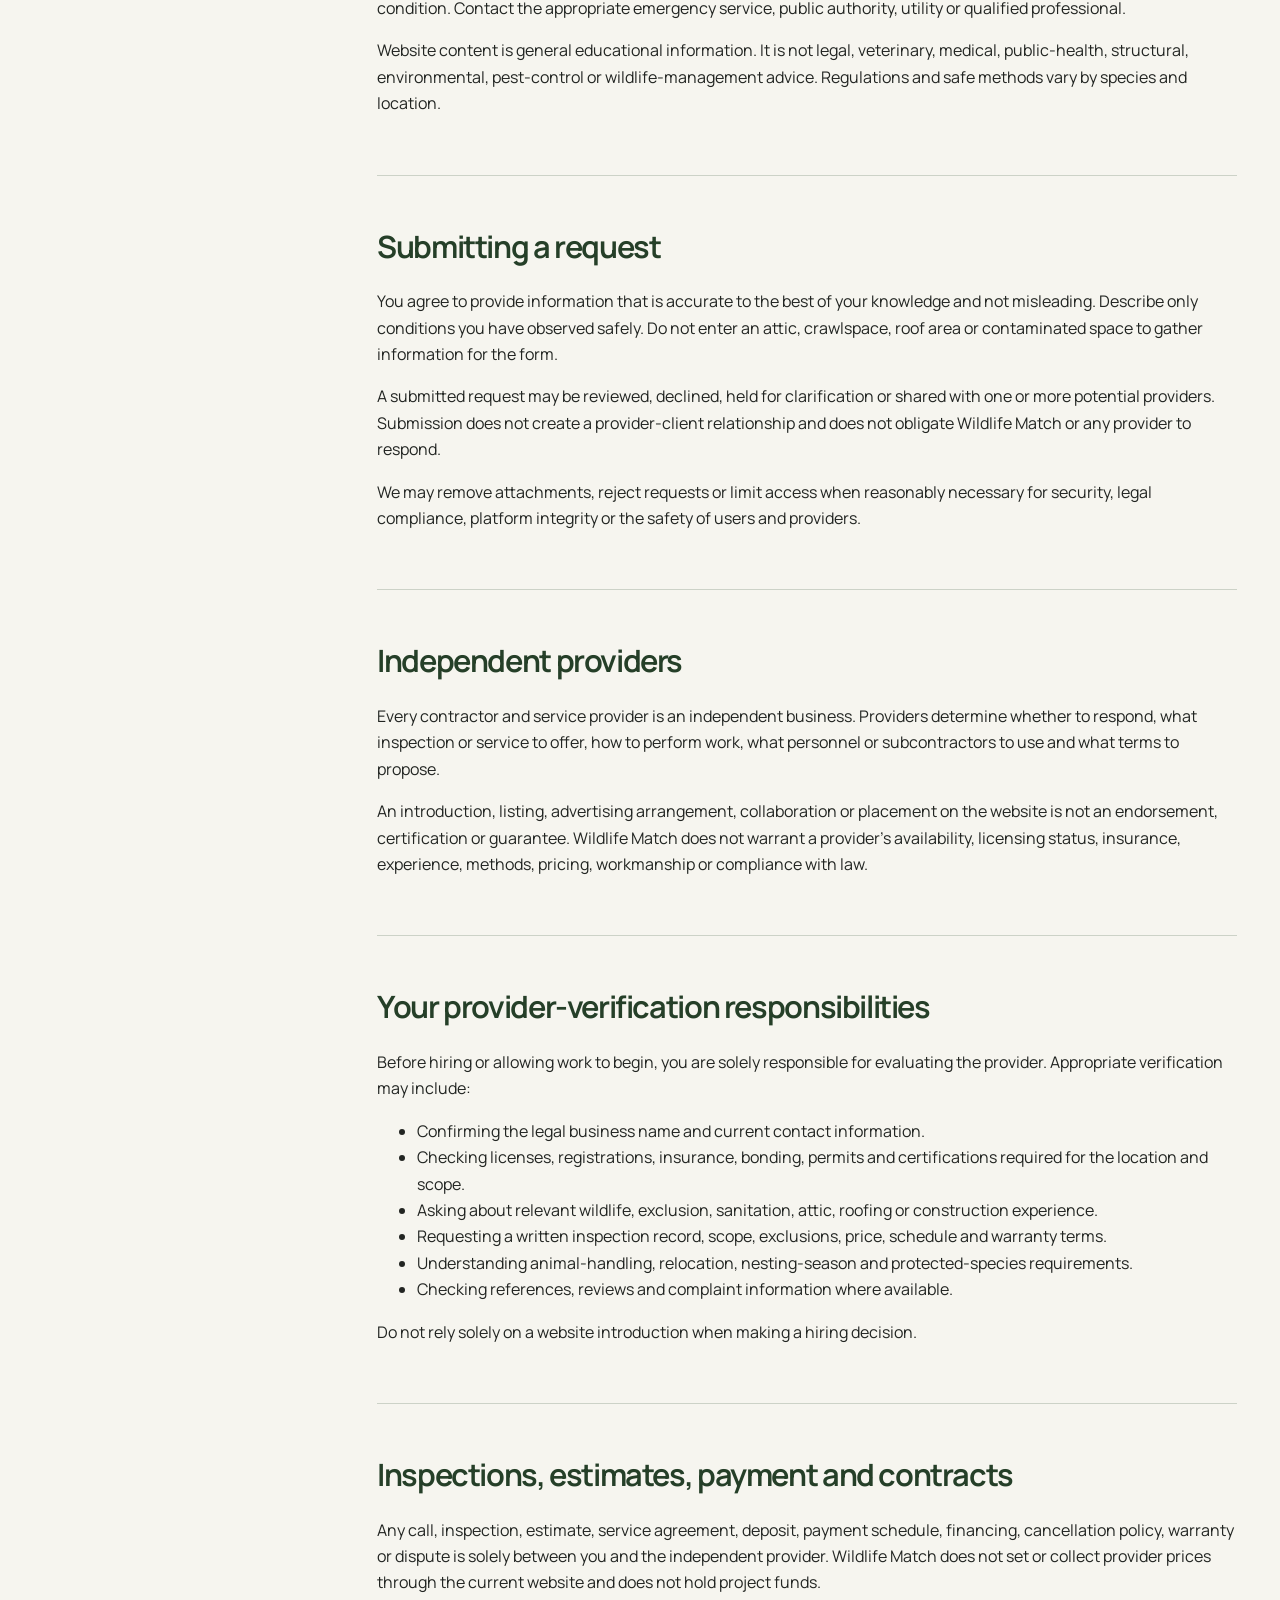
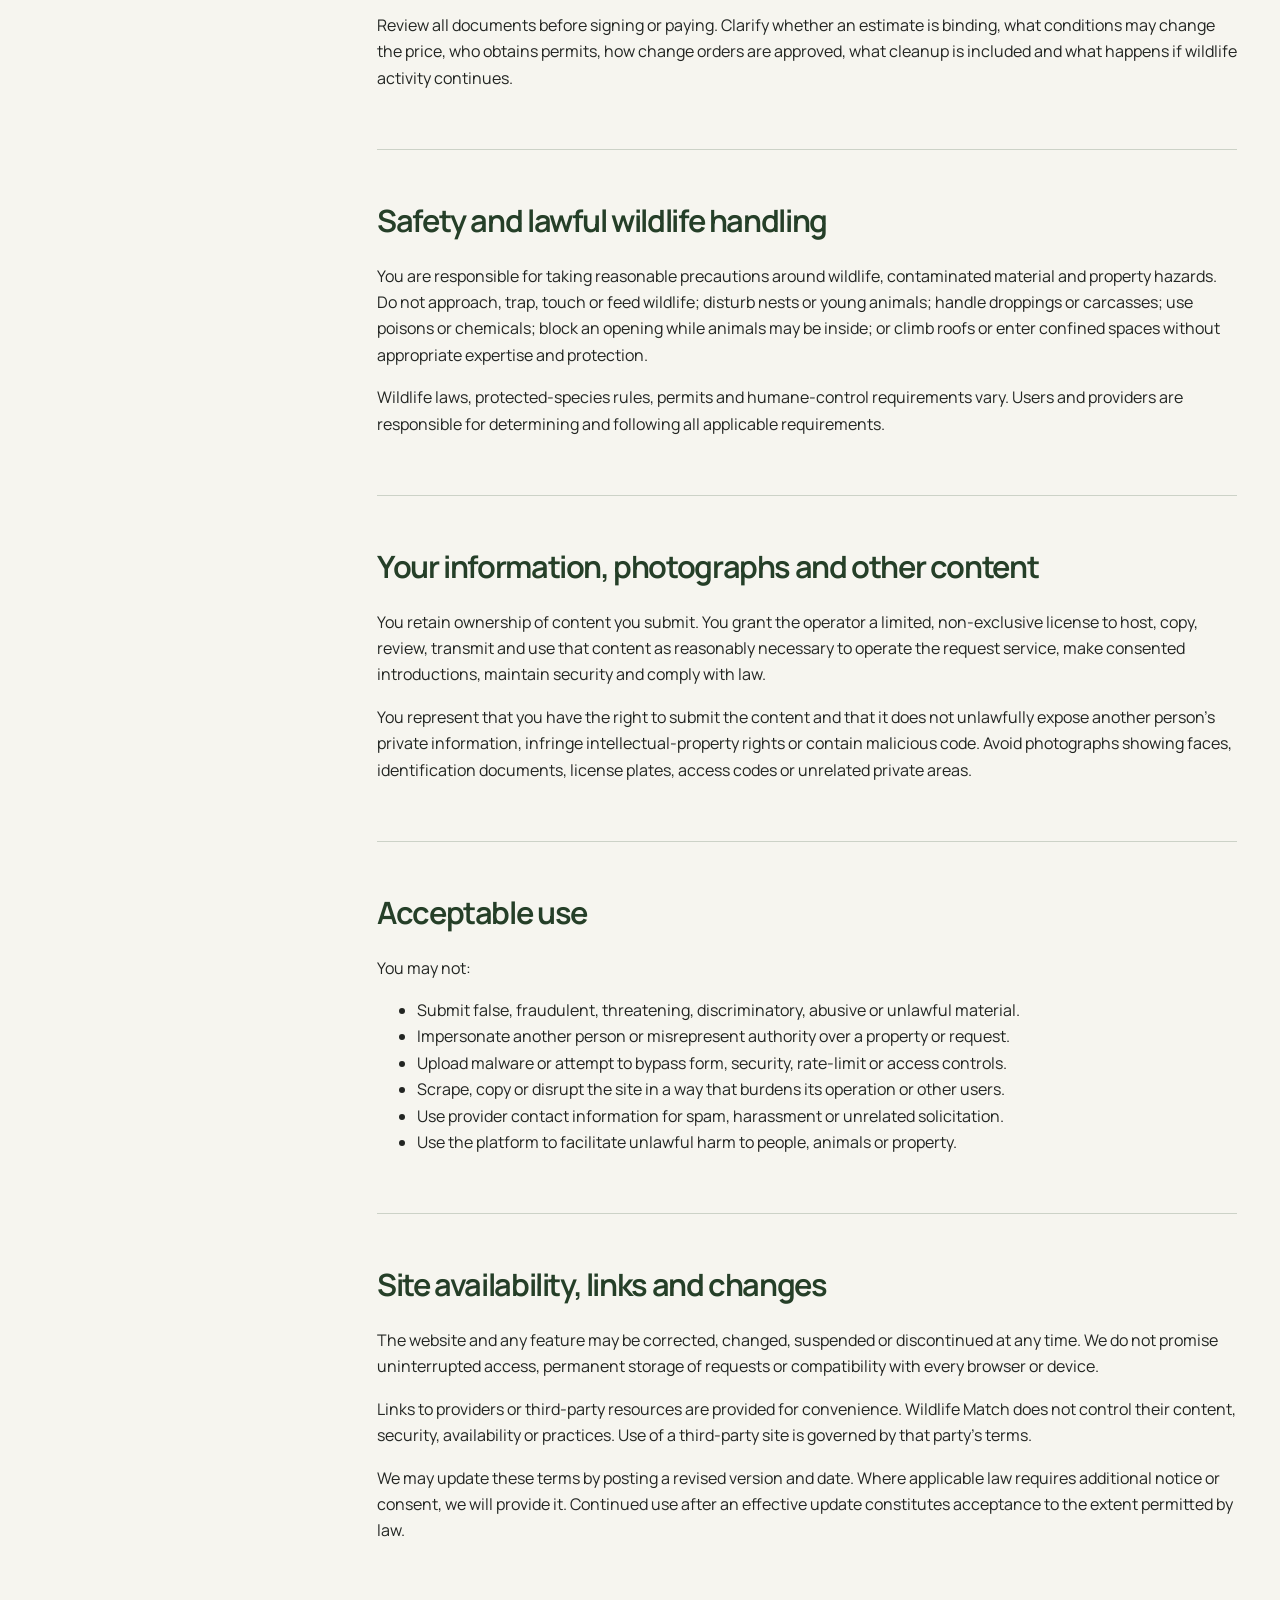
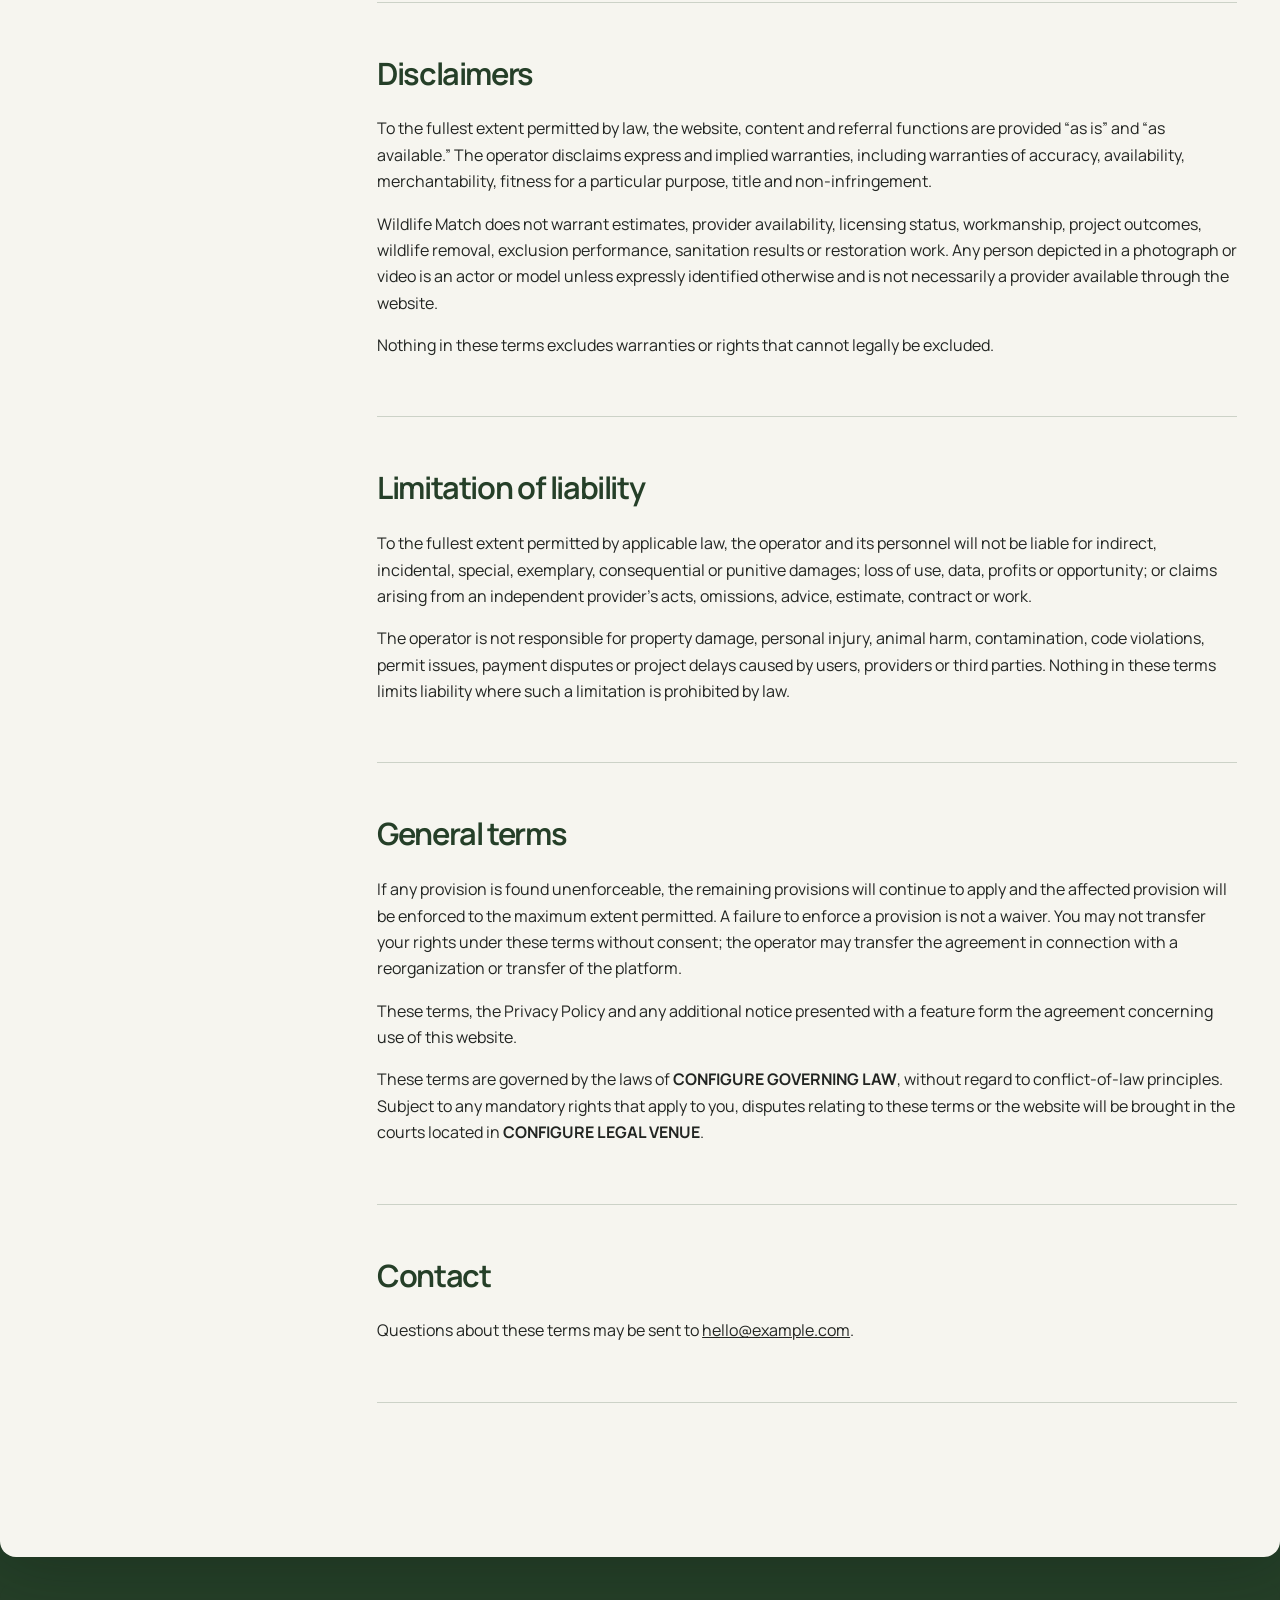
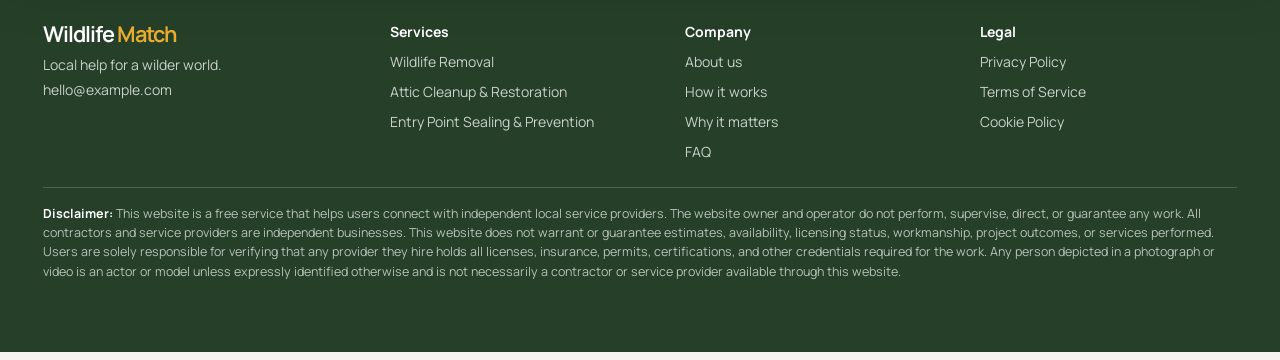
<file: terms.html>
<!doctype html>
<html lang="en">
<head>
  <meta charset="utf-8">
  <meta name="viewport" content="width=device-width,initial-scale=1">
  <meta name="description" content="Terms of Service for the Wildlife Match independent-provider introduction platform.">
  <title>Terms of Service | Wildlife Match</title>
  <link rel="icon" href="favicon.svg" type="image/svg+xml">
  <link rel="preconnect" href="https://fonts.googleapis.com">
  <link rel="preconnect" href="https://fonts.gstatic.com" crossorigin>
  <link rel="stylesheet" href="https://fonts.googleapis.com/css2?family=Manrope:wght@400;500;600;700;800&amp;display=swap">
  <link rel="stylesheet" href="css/visual-redesign.css">
  <script src="config/site-config.js" defer></script>
  <script src="js/main.js" defer></script>
  <script src="js/animations.js" defer></script>
</head>
<body>
  <a class="skip-link" href="#main">Skip to content</a>
  <aside class="site-rail" aria-label="Site identity"><a class="rail-mark" href="index.html" aria-label="Wildlife Match home"><img src="favicon.svg" width="52" height="52" alt=""></a><a class="rail-wordmark" href="index.html"><span>Wildlife</span> <em>Match</em></a><span class="rail-line" aria-hidden="true"></span><p class="rail-support" data-config="supportLine">Local help for a wilder world.</p><button class="menu-toggle" type="button" aria-expanded="false" aria-controls="mobile-menu"><span></span><span></span><span class="sr-only">Open menu</span></button></aside>
  <div class="mobile-menu" id="mobile-menu" hidden><div class="mobile-menu__head"><img src="favicon.svg" width="54" height="54" alt=""><button class="menu-close" type="button" aria-label="Close menu">×</button></div><nav aria-label="Mobile navigation"><details class="mobile-services"><summary>Services</summary><div class="mobile-services__links"><a href="wildlife-removal.html">Wildlife Removal</a><a href="attic-cleanup-restoration.html">Attic Cleanup &amp; Restoration</a><a href="entry-point-sealing-prevention.html">Entry Point Sealing &amp; Prevention</a><a class="mobile-services__all" href="index.html#services">All services →</a></div></details><a href="index.html#how-it-works">How it works</a><a href="index.html#about">About</a><a href="index.html#faq">FAQ</a><a href="index.html#request">Contact</a></nav><a class="button button--terracotta" href="index.html#request">Tell us what’s happening</a><p class="mobile-menu__disclosure">Independent referral platform. Provider response and availability vary.</p></div>
  <header class="legal-header shared-header"><nav class="shared-header__links" aria-label="Primary navigation"><a href="index.html"><svg viewBox="0 0 32 32" aria-hidden="true"><path d="M5 15.5 16 6l11 9.5V27H19v-7h-6v7H5Z"></path></svg><span>Home</span></a><a href="index.html#about"><svg viewBox="0 0 32 32" aria-hidden="true"><path d="M25 5C15 6 8 11 8 20c0 3 2 6 5 7 7-2 12-9 12-22Z"></path><path d="M7 27c3-7 7-11 14-16"></path></svg><span>About us</span></a><a href="index.html#how-it-works"><svg viewBox="0 0 32 32" aria-hidden="true"><circle cx="10" cy="11" r="4"></circle><circle cx="22" cy="11" r="4"></circle><path d="M3 26v-4c0-4 3-6 7-6s7 2 7 6v4M16 18c2-2 4-2 6-2 4 0 7 2 7 6v4H18"></path></svg><span>How it works</span></a><a href="index.html#why-it-matters"><svg viewBox="0 0 32 32" aria-hidden="true"><path d="M16 4 27 8v7c0 7-4 11-11 14C9 26 5 22 5 15V8Z"></path></svg><span>Why it matters</span></a><a href="index.html#request"><svg viewBox="0 0 32 32" aria-hidden="true"><rect x="4" y="7" width="24" height="18" rx="1"></rect><path d="m5 9 11 9L27 9"></path></svg><span>Contact</span></a></nav><details class="services-dropdown shared-header__services"><summary><span>Services</span><svg viewBox="0 0 24 24" aria-hidden="true"><path d="m6 9 6 6 6-6"></path></svg></summary><div class="services-dropdown__panel"><a href="wildlife-removal.html"><span>Wildlife Removal</span><small>Animals in or around the structure</small></a><a href="attic-cleanup-restoration.html"><span>Attic Cleanup &amp; Restoration</span><small>Debris, odor and disturbed insulation</small></a><a href="entry-point-sealing-prevention.html"><span>Entry Point Sealing &amp; Prevention</span><small>Exterior gaps, vents and recurring access</small></a><a class="services-dropdown__all" href="index.html#services"><span>All services</span><small>View the complete services section →</small></a></div></details></header>

  <main class="legal-main" id="main">
    <header class="legal-hero"><div class="legal-hero__label"><p>The rules for using Wildlife Match and communicating with independent providers.</p></div><div class="legal-hero__body"><h1>Terms of Service</h1><p class="legal-hero__intro">These terms describe the Wildlife Match referral platform, user responsibilities and the limits of Wildlife Match’s role in any independent service relationship.</p><p class="legal-meta">Last updated <span data-config="legalLastUpdated">August 29, 2026</span></p></div></header>
    <div class="legal-layout">
      <aside class="legal-toc" aria-label="On this page"><strong>On this page</strong><a href="#acceptance">Acceptance and eligibility</a><a href="#platform">What the platform does</a><a href="#no-emergency">No emergency service</a><a href="#requests">Submitting a request</a><a href="#providers">Independent providers</a><a href="#verification">Provider verification</a><a href="#contracts">Estimates and contracts</a><a href="#safety">Safety responsibilities</a><a href="#content">User content</a><a href="#acceptable-use">Acceptable use</a><a href="#availability">Availability and changes</a><a href="#disclaimers">Disclaimers</a><a href="#liability">Limitation of liability</a><a href="#general">General terms</a><a href="#contact">Contact</a></aside>
      <article class="legal-content">
        <section id="acceptance"><h2>Acceptance and eligibility</h2><p>These Terms of Service are an agreement between you and <strong data-config="companyName">Site Operator</strong>, the operator of Wildlife Match. By accessing the website or submitting a request, you agree to these terms and the <a href="privacy.html">Privacy Policy</a>. If you do not agree, do not use the request service.</p><p>You must be at least 18 years old and legally able to enter into an agreement. If you submit a request for another person, household, business or property, you represent that you have authority to provide the information and request introductions on their behalf.</p></section>
        <section id="platform"><h2>What Wildlife Match does</h2><p>Wildlife Match is a free request-organization and referral service. It may receive information about a property concern, organize that information and introduce the request to independent wildlife-removal or related home-service providers that may serve the relevant area.</p><p>Wildlife Match does not:</p><ul><li>Perform, supervise, direct, inspect or approve provider work.</li><li>Employ providers or control their schedules, methods, prices or business decisions.</li><li>Diagnose wildlife, building, health, environmental or safety conditions.</li><li>Guarantee an introduction, response, appointment, estimate or project result.</li><li>Act as a party to any contract between a user and a provider.</li></ul></section>
        <section id="no-emergency"><h2>No emergency or professional advice</h2><p>The website is not an emergency-response service and should not be used when a person or animal is in immediate danger, when there is active fire, structural instability, a suspected gas leak, electrical danger or another urgent condition. Contact the appropriate emergency service, public authority, utility or qualified professional.</p><p>Website content is general educational information. It is not legal, veterinary, medical, public-health, structural, environmental, pest-control or wildlife-management advice. Regulations and safe methods vary by species and location.</p></section>
        <section id="requests"><h2>Submitting a request</h2><p>You agree to provide information that is accurate to the best of your knowledge and not misleading. Describe only conditions you have observed safely. Do not enter an attic, crawlspace, roof area or contaminated space to gather information for the form.</p><p>A submitted request may be reviewed, declined, held for clarification or shared with one or more potential providers. Submission does not create a provider-client relationship and does not obligate Wildlife Match or any provider to respond.</p><p>We may remove attachments, reject requests or limit access when reasonably necessary for security, legal compliance, platform integrity or the safety of users and providers.</p></section>
        <section id="providers"><h2>Independent providers</h2><p>Every contractor and service provider is an independent business. Providers determine whether to respond, what inspection or service to offer, how to perform work, what personnel or subcontractors to use and what terms to propose.</p><p>An introduction, listing, advertising arrangement, collaboration or placement on the website is not an endorsement, certification or guarantee. Wildlife Match does not warrant a provider’s availability, licensing status, insurance, experience, methods, pricing, workmanship or compliance with law.</p></section>
        <section id="verification"><h2>Your provider-verification responsibilities</h2><p>Before hiring or allowing work to begin, you are solely responsible for evaluating the provider. Appropriate verification may include:</p><ul><li>Confirming the legal business name and current contact information.</li><li>Checking licenses, registrations, insurance, bonding, permits and certifications required for the location and scope.</li><li>Asking about relevant wildlife, exclusion, sanitation, attic, roofing or construction experience.</li><li>Requesting a written inspection record, scope, exclusions, price, schedule and warranty terms.</li><li>Understanding animal-handling, relocation, nesting-season and protected-species requirements.</li><li>Checking references, reviews and complaint information where available.</li></ul><p>Do not rely solely on a website introduction when making a hiring decision.</p></section>
        <section id="contracts"><h2>Inspections, estimates, payment and contracts</h2><p>Any call, inspection, estimate, service agreement, deposit, payment schedule, financing, cancellation policy, warranty or dispute is solely between you and the independent provider. Wildlife Match does not set or collect provider prices through the current website and does not hold project funds.</p><p>Review all documents before signing or paying. Clarify whether an estimate is binding, what conditions may change the price, who obtains permits, how change orders are approved, what cleanup is included and what happens if wildlife activity continues.</p></section>
        <section id="safety"><h2>Safety and lawful wildlife handling</h2><p>You are responsible for taking reasonable precautions around wildlife, contaminated material and property hazards. Do not approach, trap, touch or feed wildlife; disturb nests or young animals; handle droppings or carcasses; use poisons or chemicals; block an opening while animals may be inside; or climb roofs or enter confined spaces without appropriate expertise and protection.</p><p>Wildlife laws, protected-species rules, permits and humane-control requirements vary. Users and providers are responsible for determining and following all applicable requirements.</p></section>
        <section id="content"><h2>Your information, photographs and other content</h2><p>You retain ownership of content you submit. You grant the operator a limited, non-exclusive license to host, copy, review, transmit and use that content as reasonably necessary to operate the request service, make consented introductions, maintain security and comply with law.</p><p>You represent that you have the right to submit the content and that it does not unlawfully expose another person’s private information, infringe intellectual-property rights or contain malicious code. Avoid photographs showing faces, identification documents, license plates, access codes or unrelated private areas.</p></section>
        <section id="acceptable-use"><h2>Acceptable use</h2><p>You may not:</p><ul><li>Submit false, fraudulent, threatening, discriminatory, abusive or unlawful material.</li><li>Impersonate another person or misrepresent authority over a property or request.</li><li>Upload malware or attempt to bypass form, security, rate-limit or access controls.</li><li>Scrape, copy or disrupt the site in a way that burdens its operation or other users.</li><li>Use provider contact information for spam, harassment or unrelated solicitation.</li><li>Use the platform to facilitate unlawful harm to people, animals or property.</li></ul></section>
        <section id="availability"><h2>Site availability, links and changes</h2><p>The website and any feature may be corrected, changed, suspended or discontinued at any time. We do not promise uninterrupted access, permanent storage of requests or compatibility with every browser or device.</p><p>Links to providers or third-party resources are provided for convenience. Wildlife Match does not control their content, security, availability or practices. Use of a third-party site is governed by that party’s terms.</p><p>We may update these terms by posting a revised version and date. Where applicable law requires additional notice or consent, we will provide it. Continued use after an effective update constitutes acceptance to the extent permitted by law.</p></section>
        <section id="disclaimers"><h2>Disclaimers</h2><p>To the fullest extent permitted by law, the website, content and referral functions are provided “as is” and “as available.” The operator disclaims express and implied warranties, including warranties of accuracy, availability, merchantability, fitness for a particular purpose, title and non-infringement.</p><p>Wildlife Match does not warrant estimates, provider availability, licensing status, workmanship, project outcomes, wildlife removal, exclusion performance, sanitation results or restoration work. Any person depicted in a photograph or video is an actor or model unless expressly identified otherwise and is not necessarily a provider available through the website.</p><p>Nothing in these terms excludes warranties or rights that cannot legally be excluded.</p></section>
        <section id="liability"><h2>Limitation of liability</h2><p>To the fullest extent permitted by applicable law, the operator and its personnel will not be liable for indirect, incidental, special, exemplary, consequential or punitive damages; loss of use, data, profits or opportunity; or claims arising from an independent provider’s acts, omissions, advice, estimate, contract or work.</p><p>The operator is not responsible for property damage, personal injury, animal harm, contamination, code violations, permit issues, payment disputes or project delays caused by users, providers or third parties. Nothing in these terms limits liability where such a limitation is prohibited by law.</p></section>
        <section id="general"><h2>General terms</h2><p>If any provision is found unenforceable, the remaining provisions will continue to apply and the affected provision will be enforced to the maximum extent permitted. A failure to enforce a provision is not a waiver. You may not transfer your rights under these terms without consent; the operator may transfer the agreement in connection with a reorganization or transfer of the platform.</p><p>These terms, the Privacy Policy and any additional notice presented with a feature form the agreement concerning use of this website.</p><p>These terms are governed by the laws of <strong data-config="governingLaw">the applicable jurisdiction</strong>, without regard to conflict-of-law principles. Subject to any mandatory rights that apply to you, disputes relating to these terms or the website will be brought in the courts located in <strong data-config="legalVenue">the applicable venue</strong>.</p></section>
        <section id="contact"><h2>Contact</h2><p>Questions about these terms may be sent to <a data-config-href="email" href="mailto:hello@example.com" data-config="email">hello@example.com</a>.</p></section>
      </article>
    </div>
  </main>

  <footer class="site-footer"><div><strong class="footer-brand">Wildlife <em>Match</em></strong><p data-config="supportLine">Local help for a wilder world.</p><a data-config-href="email" href="mailto:hello@example.com" data-config="email">hello@example.com</a></div><nav aria-label="Services"><strong>Services</strong><a href="wildlife-removal.html">Wildlife Removal</a><a href="attic-cleanup-restoration.html">Attic Cleanup &amp; Restoration</a><a href="entry-point-sealing-prevention.html">Entry Point Sealing &amp; Prevention</a></nav><nav aria-label="Company"><strong>Company</strong><a href="index.html#about">About us</a><a href="index.html#how-it-works">How it works</a><a href="index.html#why-it-matters">Why it matters</a><a href="index.html#faq">FAQ</a></nav><nav aria-label="Legal"><strong>Legal</strong><a href="privacy.html">Privacy Policy</a><a href="terms.html" aria-current="page">Terms of Service</a><a href="cookie-policy.html">Cookie Policy</a></nav><div class="site-footer__bottom"><span>Independent referral platform. Providers operate independently.</span><span>© <span data-config="copyrightYear">2026</span> <span data-config="companyName">CONFIGURE LEGAL OPERATOR</span></span></div></footer>
  <div class="cookie-banner" role="dialog" aria-labelledby="cookie-title" aria-describedby="cookie-description" hidden><div class="cookie-banner__intro"><span class="cookie-banner__mark" aria-hidden="true"><img src="favicon.svg" width="34" height="34" alt=""></span><div><h2 id="cookie-title">A quick note about cookies</h2><p id="cookie-description">We use essential storage for site functions. No optional analytics or advertising scripts are currently loaded.</p></div></div><div class="cookie-banner__actions"><button type="button" data-cookie="accept">Allow optional</button><button type="button" data-cookie="reject">Essential only</button><a href="cookie-policy.html">Cookie policy <span aria-hidden="true">↗</span></a></div></div>
</body>
</html>
</file>
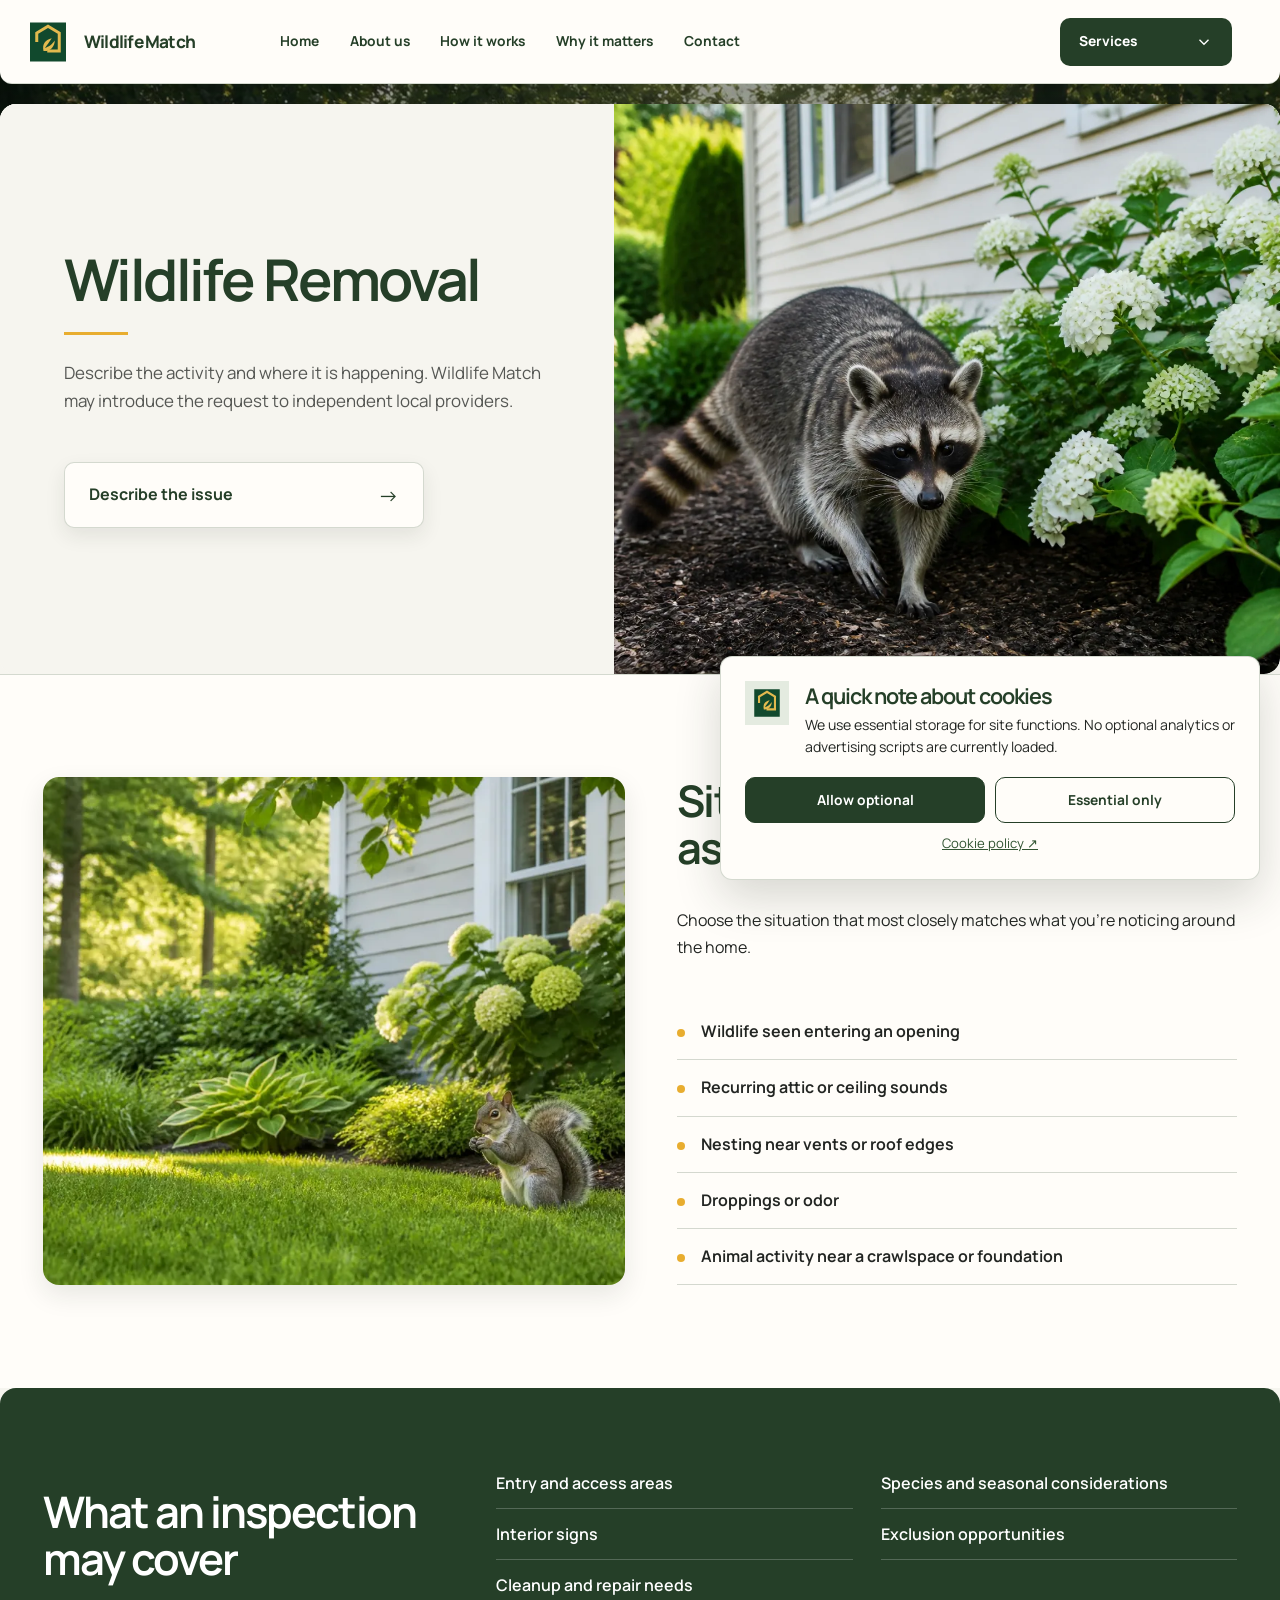
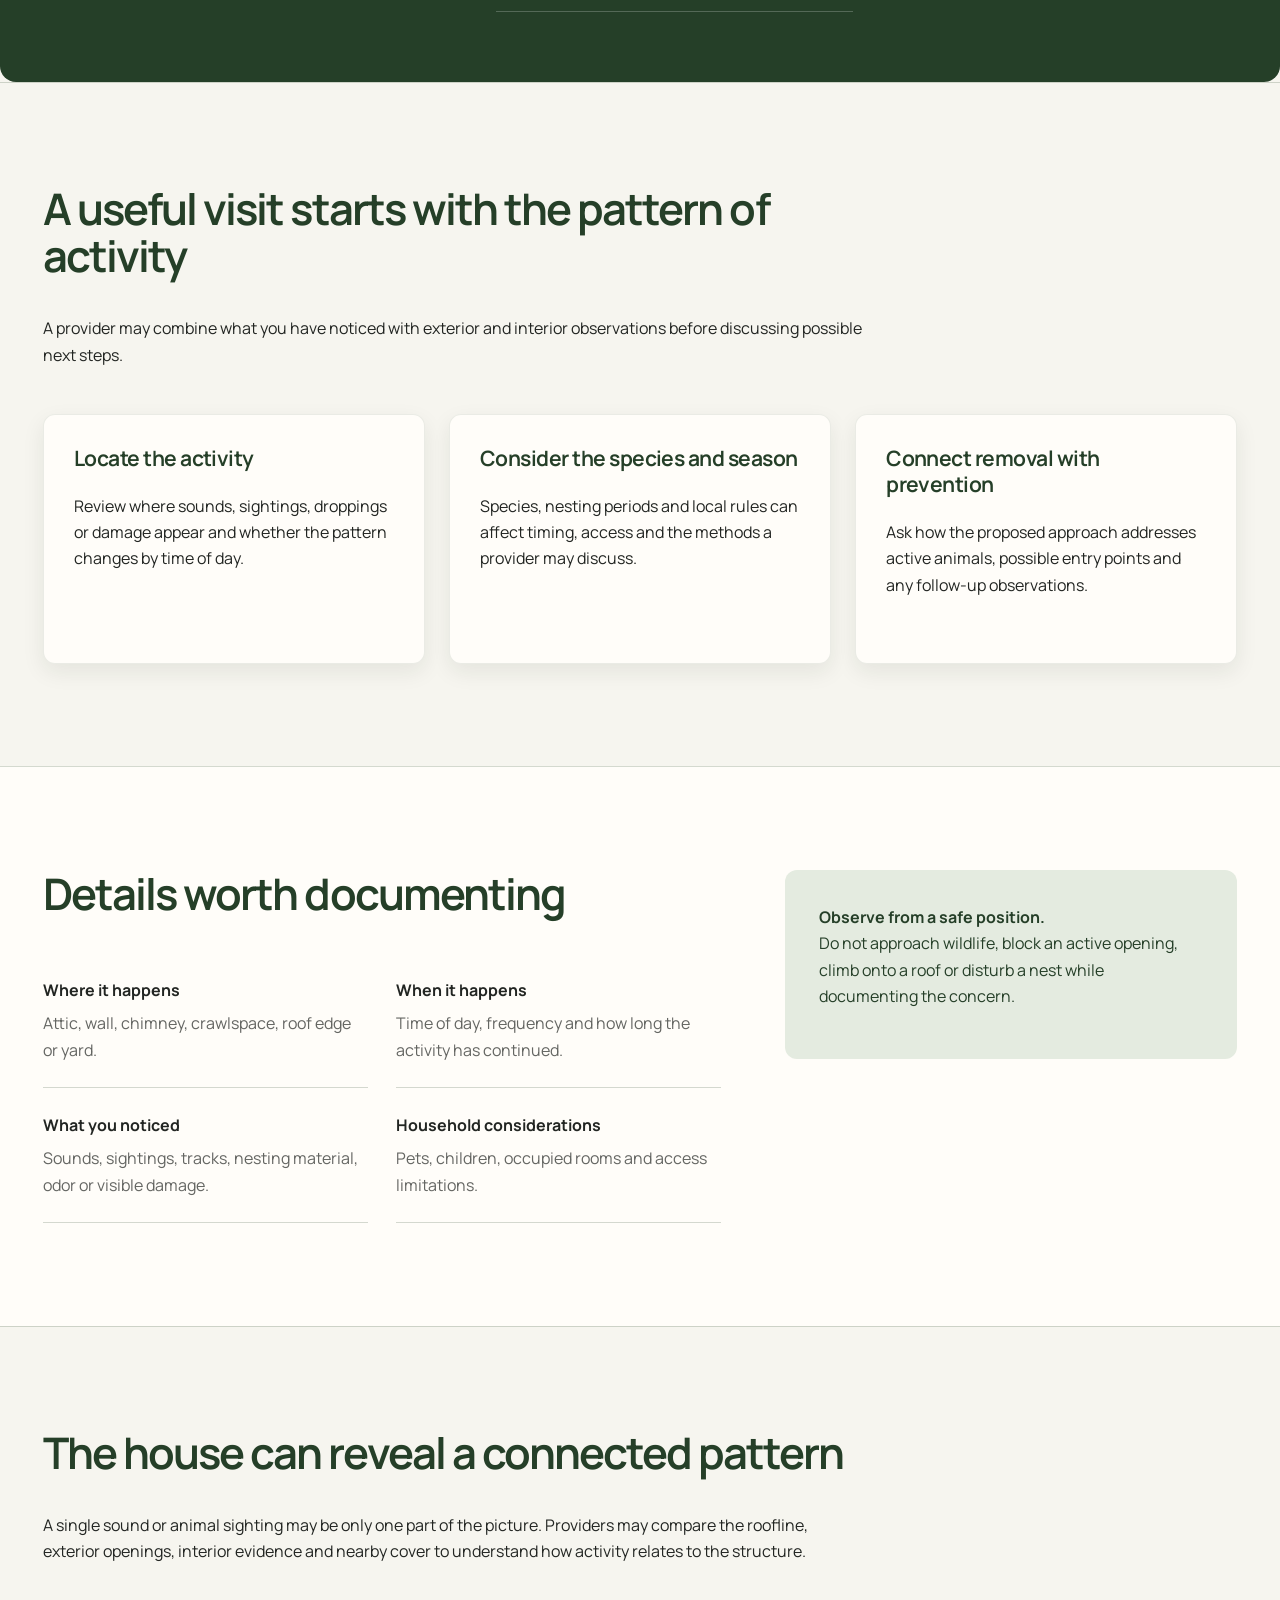
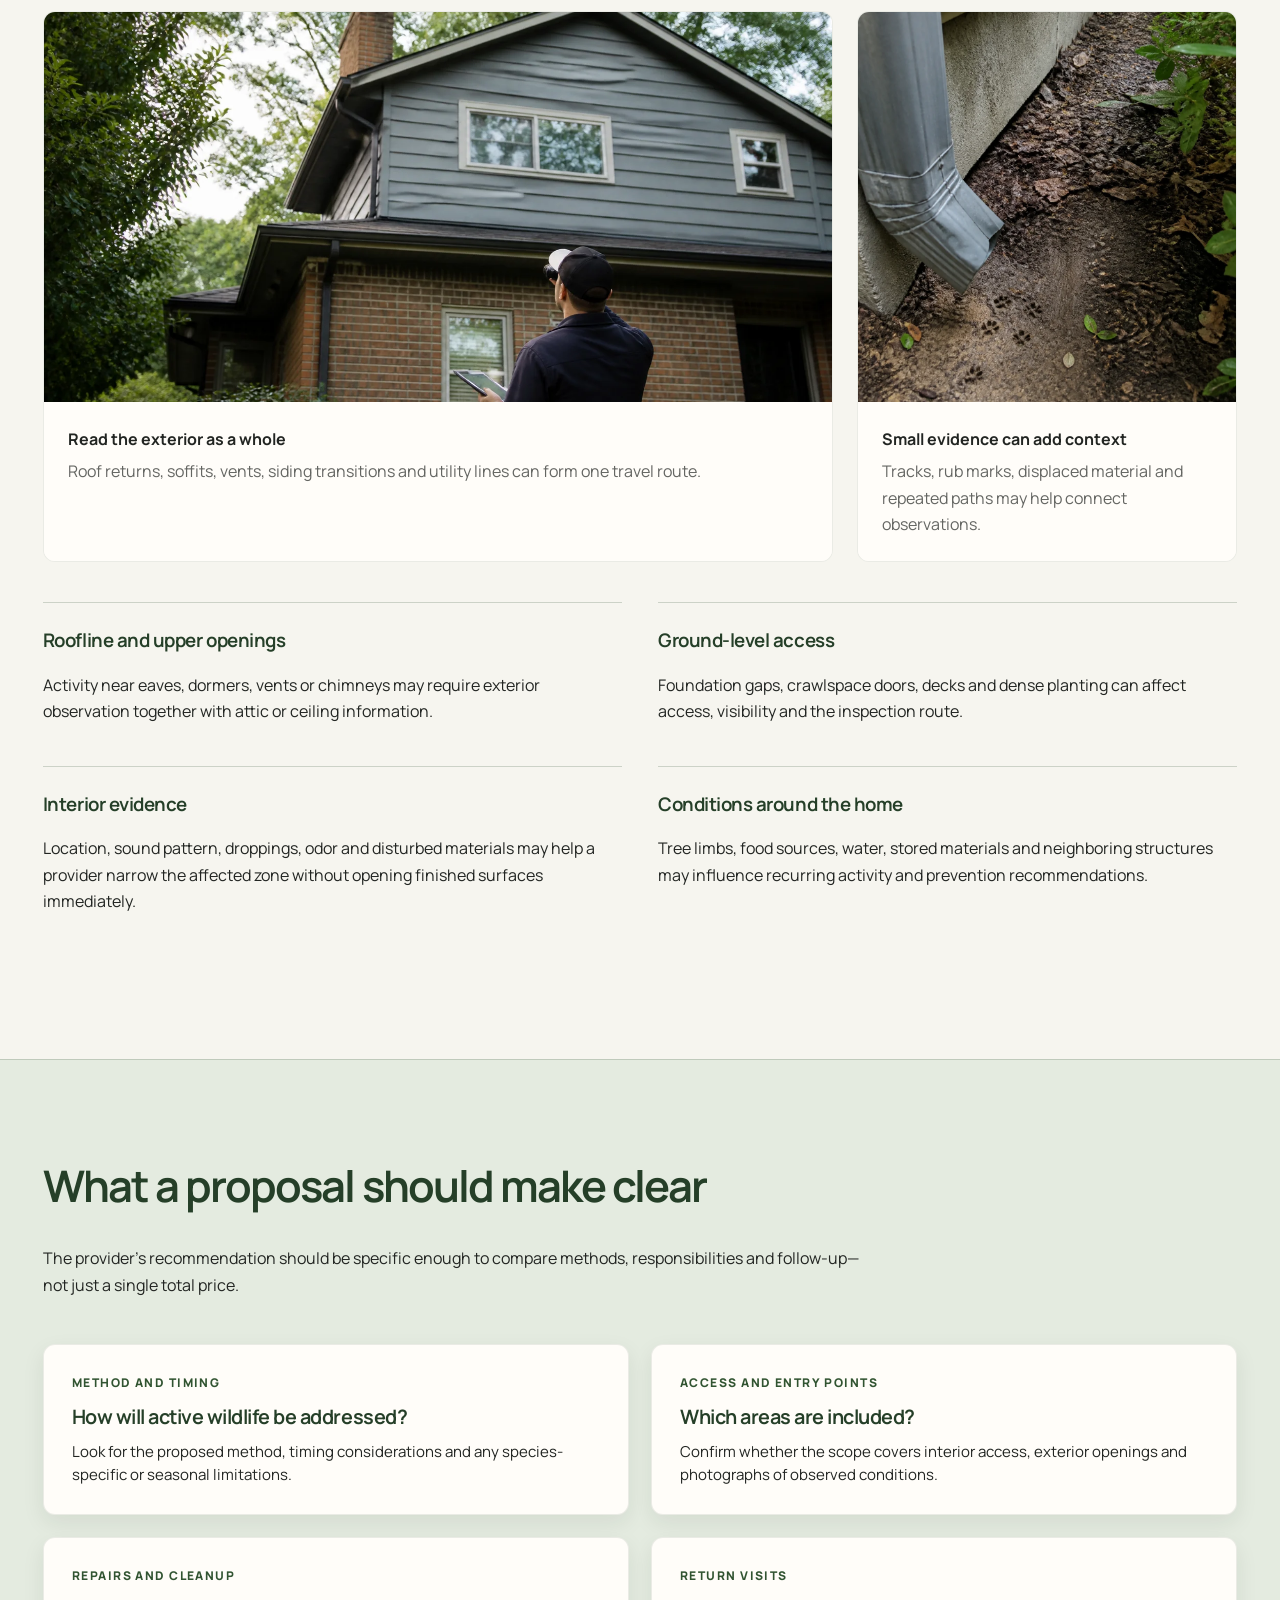
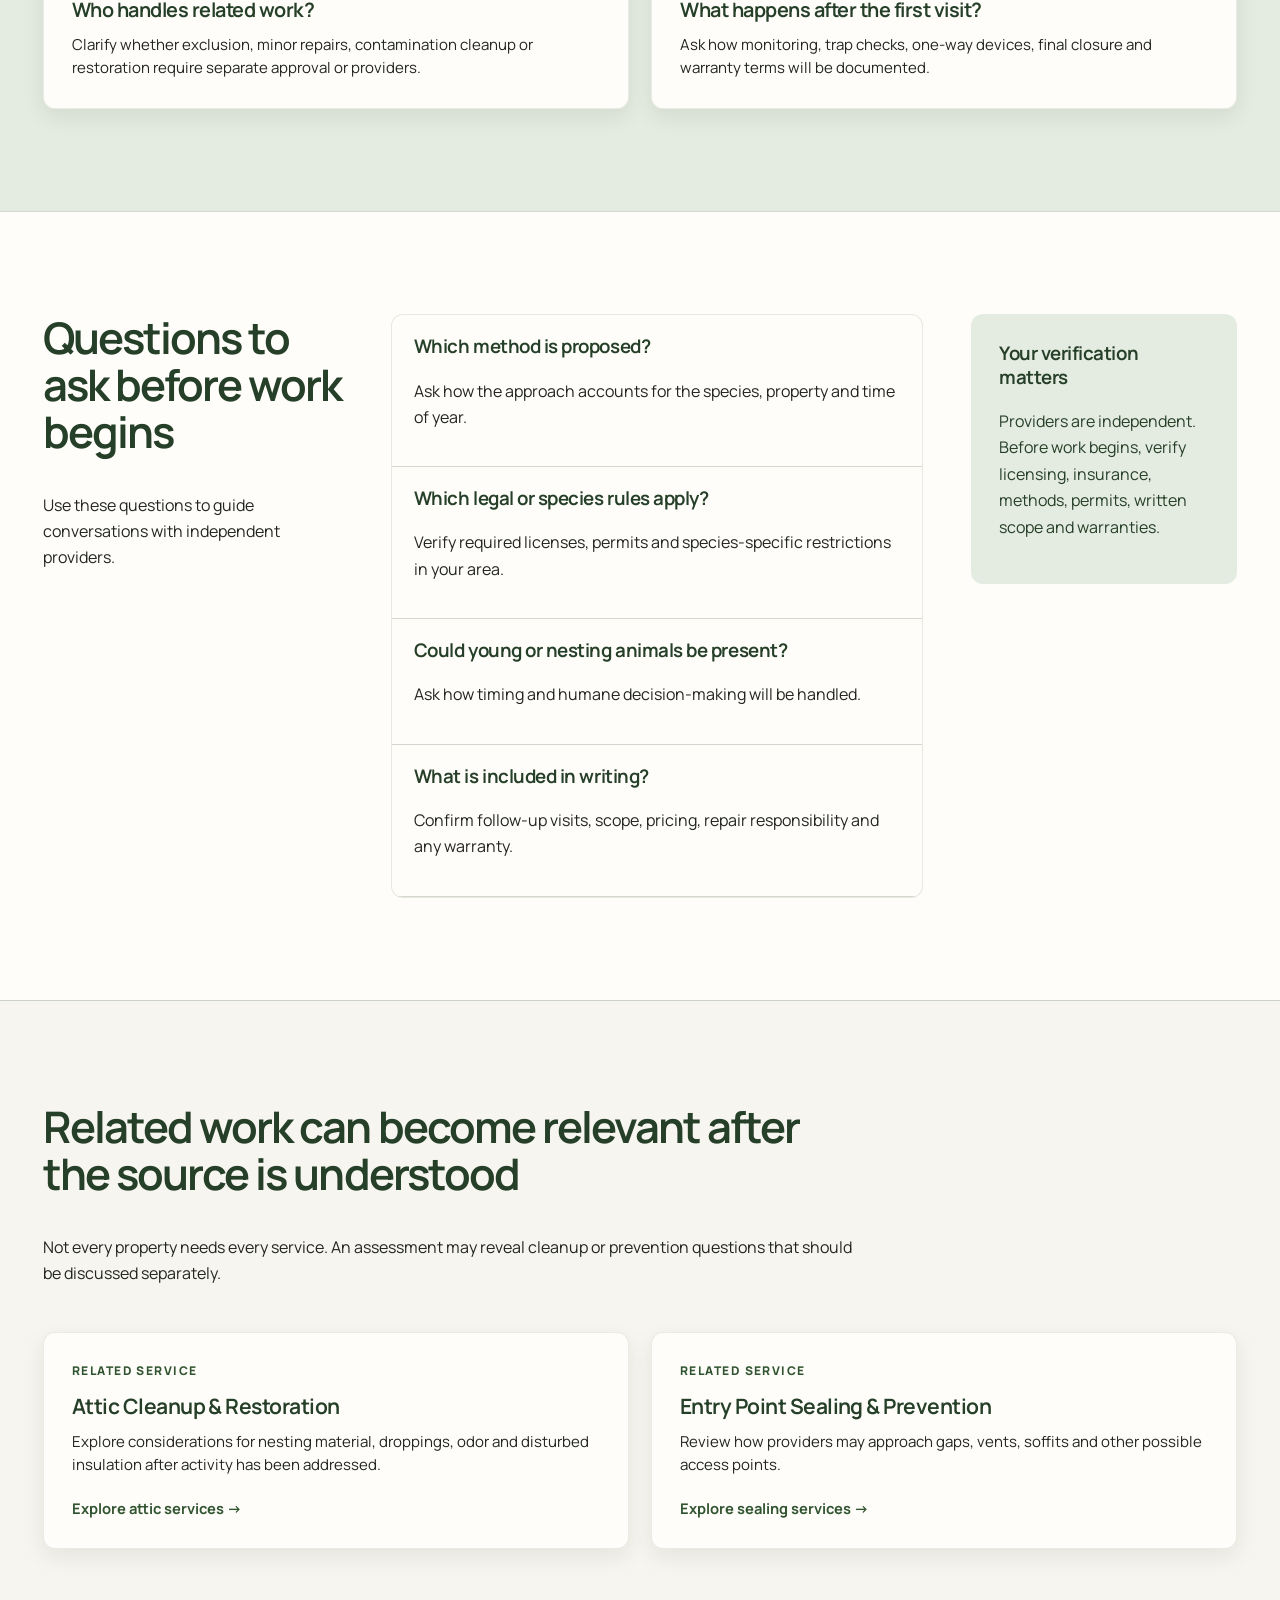
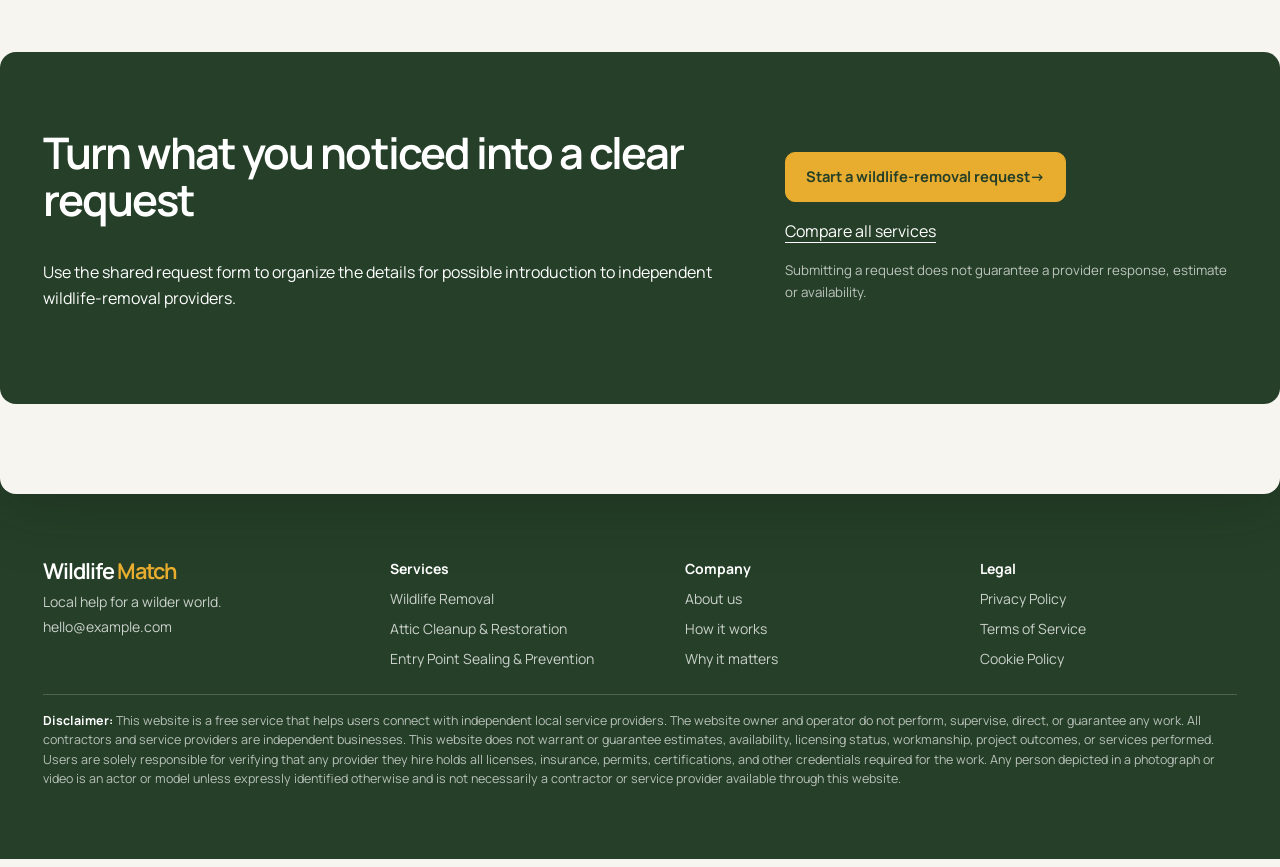
<file: wildlife-removal.html>
<!doctype html>
<html lang="en">
<head>
  <meta charset="utf-8"><meta name="viewport" content="width=device-width,initial-scale=1">
  <meta name="description" content="Organize a wildlife-removal request for possible introduction to independent providers.">
  <title>Wildlife Removal | Wildlife Match</title><link rel="icon" href="favicon.svg" type="image/svg+xml">
  <link rel="stylesheet" href="https://fonts.googleapis.com/css2?family=Manrope:wght@400;500;600;700;800&amp;display=swap">
  <link rel="stylesheet" href="css/visual-redesign.css">
  <script src="config/site-config.js" defer></script><script src="js/main.js" defer></script><script src="js/animations.js" defer></script>
</head>
<body>
  <a class="skip-link" href="#main">Skip to content</a>
  <aside class="site-rail" aria-label="Site identity"><a class="rail-mark" href="index.html" aria-label="Wildlife Match home"><img src="favicon.svg" width="52" height="52" alt=""></a><a class="rail-wordmark" href="index.html"><span>Wildlife</span> <em>Match</em></a><span class="rail-line" aria-hidden="true"></span><p class="rail-support" data-config="supportLine">Local help for a wilder world.</p><button class="menu-toggle" type="button" aria-expanded="false" aria-controls="mobile-menu"><span></span><span></span><span class="sr-only">Open menu</span></button></aside>
  <div class="mobile-menu" id="mobile-menu" hidden><div class="mobile-menu__head"><img src="favicon.svg" width="54" height="54" alt=""><button class="menu-close" type="button" aria-label="Close menu">×</button></div><nav aria-label="Mobile navigation"><details class="mobile-services"><summary>Services</summary><div class="mobile-services__links"><a href="wildlife-removal.html" aria-current="page">Wildlife Removal</a><a href="attic-cleanup-restoration.html">Attic Cleanup &amp; Restoration</a><a href="entry-point-sealing-prevention.html">Entry Point Sealing &amp; Prevention</a><a class="mobile-services__all" href="index.html#services">All services →</a></div></details><a href="index.html#how-it-works">How it works</a><a href="index.html#about">About</a><a href="#request">Request</a></nav><a class="button button--terracotta" href="#request">Tell us what’s happening</a><p class="mobile-menu__disclosure">Independent referral platform. Provider response and availability vary.</p></div>
  <header class="service-header"><nav class="service-header__links" aria-label="Primary navigation"><a href="index.html"><svg viewBox="0 0 32 32" aria-hidden="true"><path d="M5 15.5 16 6l11 9.5V27H19v-7h-6v7H5Z"></path></svg><span>Home</span></a><a href="index.html#about"><svg viewBox="0 0 32 32" aria-hidden="true"><path d="M25 5C15 6 8 11 8 20c0 3 2 6 5 7 7-2 12-9 12-22Z"></path><path d="M7 27c3-7 7-11 14-16"></path></svg><span>About us</span></a><a href="index.html#how-it-works"><svg viewBox="0 0 32 32" aria-hidden="true"><circle cx="10" cy="11" r="4"></circle><circle cx="22" cy="11" r="4"></circle><path d="M3 26v-4c0-4 3-6 7-6s7 2 7 6v4M16 18c2-2 4-2 6-2 4 0 7 2 7 6v4H18"></path></svg><span>How it works</span></a><a href="index.html#why-it-matters"><svg viewBox="0 0 32 32" aria-hidden="true"><path d="M16 4 27 8v7c0 7-4 11-11 14C9 26 5 22 5 15V8Z"></path></svg><span>Why it matters</span></a><a href="#request"><svg viewBox="0 0 32 32" aria-hidden="true"><rect x="4" y="7" width="24" height="18" rx="1"></rect><path d="m5 9 11 9L27 9"></path></svg><span>Contact</span></a></nav><details class="services-dropdown service-header__cta"><summary><span>Services</span><svg viewBox="0 0 24 24" aria-hidden="true"><path d="m6 9 6 6 6-6"></path></svg></summary><div class="services-dropdown__panel"><a href="wildlife-removal.html" aria-current="page"><span>Wildlife Removal</span><small>Animals in or around the structure</small></a><a href="attic-cleanup-restoration.html"><span>Attic Cleanup &amp; Restoration</span><small>Debris, odor and disturbed insulation</small></a><a href="entry-point-sealing-prevention.html"><span>Entry Point Sealing &amp; Prevention</span><small>Exterior gaps, vents and recurring access</small></a><a class="services-dropdown__all" href="index.html#services"><span>All services</span><small>View the complete services section →</small></a></div></details></header>
  <main id="main" class="service-main">
    <section class="service-hero" aria-labelledby="service-title">
      <div class="service-hero__title"><h1 id="service-title">Wildlife <em>Removal</em></h1><span class="gold-rule"></span><p>Describe the activity and where it is happening. Wildlife Match may introduce the request to independent local providers.</p><a class="projecting-tab" href="#request">Describe the issue</a></div>
      <img class="service-hero__subject" src="img/home/service-wildlife.webp" width="1536" height="1024" fetchpriority="high" alt="Raccoon outdoors beside a home" decoding="async">

    </section>
    <section class="situations" aria-labelledby="situations-title"><header><h2 id="situations-title">Situations <em>providers may assess</em></h2><span class="gold-rule"></span><p>Choose the situation that most closely matches what you’re noticing around the home.</p></header><img src="img/services/wildlife-squirrel.webp" width="1000" height="700" loading="lazy" alt="Squirrel outside near a home" decoding="async"><ul><li>Wildlife seen entering an opening</li><li>Recurring attic or ceiling sounds</li><li>Nesting near vents or roof edges</li><li>Droppings or odor</li><li>Animal activity near a crawlspace or foundation</li></ul></section>
    <section class="scope-band" aria-labelledby="scope-title"><h2 id="scope-title">What an <em>inspection</em> may cover</h2><ul><li>Entry and access areas</li><li>Species and seasonal considerations</li><li>Interior signs</li><li>Exclusion opportunities</li><li>Cleanup and repair needs</li></ul></section>
    <section class="service-guidance" aria-labelledby="guidance-title"><header><h2 id="guidance-title">A useful visit starts with <em>the pattern of activity</em></h2><p>A provider may combine what you have noticed with exterior and interior observations before discussing possible next steps.</p></header><div class="service-guidance__steps"><article><h3>Locate the activity</h3><p>Review where sounds, sightings, droppings or damage appear and whether the pattern changes by time of day.</p></article><article><h3>Consider the species and season</h3><p>Species, nesting periods and local rules can affect timing, access and the methods a provider may discuss.</p></article><article><h3>Connect removal with prevention</h3><p>Ask how the proposed approach addresses active animals, possible entry points and any follow-up observations.</p></article></div></section>
    <section class="service-record service-record--wildlife" aria-labelledby="record-title"><div class="service-record__content"><header><h2 id="record-title">Details worth <em>documenting</em></h2></header><ul><li><strong>Where it happens</strong><span>Attic, wall, chimney, crawlspace, roof edge or yard.</span></li><li><strong>When it happens</strong><span>Time of day, frequency and how long the activity has continued.</span></li><li><strong>What you noticed</strong><span>Sounds, sightings, tracks, nesting material, odor or visible damage.</span></li><li><strong>Household considerations</strong><span>Pets, children, occupied rooms and access limitations.</span></li></ul></div><aside><strong>Observe from a safe position.</strong><p>Do not approach wildlife, block an active opening, climb onto a roof or disturb a nest while documenting the concern.</p></aside></section>
    <section class="service-landscape" aria-labelledby="landscape-title"><header><h2 id="landscape-title">The house can reveal <em>a connected pattern</em></h2><p>A single sound or animal sighting may be only one part of the picture. Providers may compare the roofline, exterior openings, interior evidence and nearby cover to understand how activity relates to the structure.</p></header><div class="service-landscape__gallery"><figure class="service-landscape__figure--wide"><img src="img/photos/wildlife-landscape-exterior-v2.webp" width="1536" height="1024" loading="lazy" alt="Provider visually reviewing the exterior of a residential home" decoding="async"><figcaption><strong>Read the exterior as a whole</strong><span>Roof returns, soffits, vents, siding transitions and utility lines can form one travel route.</span></figcaption></figure><figure><img src="img/photos/wildlife-landscape-evidence-v2.webp" width="1086" height="1448" loading="lazy" alt="Animal tracks beside the exterior of a home" decoding="async"><figcaption><strong>Small evidence can add context</strong><span>Tracks, rub marks, displaced material and repeated paths may help connect observations.</span></figcaption></figure></div><div class="service-landscape__details"><article><h3>Roofline and upper openings</h3><p>Activity near eaves, dormers, vents or chimneys may require exterior observation together with attic or ceiling information.</p></article><article><h3>Ground-level access</h3><p>Foundation gaps, crawlspace doors, decks and dense planting can affect access, visibility and the inspection route.</p></article><article><h3>Interior evidence</h3><p>Location, sound pattern, droppings, odor and disturbed materials may help a provider narrow the affected zone without opening finished surfaces immediately.</p></article><article><h3>Conditions around the home</h3><p>Tree limbs, food sources, water, stored materials and neighboring structures may influence recurring activity and prevention recommendations.</p></article></div></section>
<section class="service-expectations" aria-labelledby="expectations-title"><header><h2 id="expectations-title">What a proposal should <em>make clear</em></h2><p>The provider’s recommendation should be specific enough to compare methods, responsibilities and follow-up—not just a single total price.</p></header><div class="service-expectations__grid"><article><span>Method and timing</span><h3>How will active wildlife be addressed?</h3><p>Look for the proposed method, timing considerations and any species-specific or seasonal limitations.</p></article><article><span>Access and entry points</span><h3>Which areas are included?</h3><p>Confirm whether the scope covers interior access, exterior openings and photographs of observed conditions.</p></article><article><span>Repairs and cleanup</span><h3>Who handles related work?</h3><p>Clarify whether exclusion, minor repairs, contamination cleanup or restoration require separate approval or providers.</p></article><article><span>Return visits</span><h3>What happens after the first visit?</h3><p>Ask how monitoring, trap checks, one-way devices, final closure and warranty terms will be documented.</p></article></div></section>
    <section class="questions" aria-labelledby="questions-title"><header><h2 id="questions-title">Questions to ask <em>before work begins</em></h2><p>Use these questions to guide conversations with independent providers.</p></header><div class="questions__rows"><article><h3>Which method is proposed?</h3><p>Ask how the approach accounts for the species, property and time of year.</p></article><article><h3>Which legal or species rules apply?</h3><p>Verify required licenses, permits and species-specific restrictions in your area.</p></article><article><h3>Could young or nesting animals be present?</h3><p>Ask how timing and humane decision-making will be handled.</p></article><article><h3>What is included in writing?</h3><p>Confirm follow-up visits, scope, pricing, repair responsibility and any warranty.</p></article></div><aside><h3>Your verification matters</h3><p>Providers are independent. Before work begins, verify licensing, insurance, methods, permits, written scope and warranties.</p></aside></section>
<section class="service-related" aria-labelledby="related-title"><header><h2 id="related-title">Related work can become relevant <em>after the source is understood</em></h2><p>Not every property needs every service. An assessment may reveal cleanup or prevention questions that should be discussed separately.</p></header><div class="service-related__links"><a href="attic-cleanup-restoration.html"><span>Related service</span><h3>Attic Cleanup &amp; Restoration</h3><p>Explore considerations for nesting material, droppings, odor and disturbed insulation after activity has been addressed.</p><strong>Explore attic services →</strong></a><a href="entry-point-sealing-prevention.html"><span>Related service</span><h3>Entry Point Sealing &amp; Prevention</h3><p>Review how providers may approach gaps, vents, soffits and other possible access points.</p><strong>Explore sealing services →</strong></a></div></section>
    <section class="service-cta" id="request" aria-labelledby="request-title"><div><h2 id="request-title">Turn what you noticed into <em>a clear request</em></h2><p>Use the shared request form to organize the details for possible introduction to independent wildlife-removal providers.</p></div><div class="service-cta__actions"><a class="button" href="index.html?service=Wildlife%20Removal#request">Start a wildlife-removal request <span aria-hidden="true">→</span></a><a href="index.html#services">Compare all services</a><small>Submitting a request does not guarantee a provider response, estimate or availability.</small></div></section>
  </main>
  <footer class="site-footer"><div><strong class="footer-brand">Wildlife <em>Match</em></strong><p data-config="supportLine">Local help for a wilder world.</p><a data-config-href="email" href="mailto:hello@example.com" data-config="email">hello@example.com</a></div><nav aria-label="Services"><strong>Services</strong><a href="wildlife-removal.html">Wildlife Removal</a><a href="attic-cleanup-restoration.html">Attic Cleanup &amp; Restoration</a><a href="entry-point-sealing-prevention.html">Entry Point Sealing &amp; Prevention</a></nav><nav aria-label="Company"><strong>Company</strong><a href="index.html#about">About us</a><a href="index.html#how-it-works">How it works</a><a href="index.html#why-it-matters">Why it matters</a></nav><nav aria-label="Legal"><strong>Legal</strong><a href="privacy.html">Privacy Policy</a><a href="terms.html">Terms of Service</a><a href="cookie-policy.html">Cookie Policy</a></nav><div class="site-footer__bottom"><span>Independent referral platform. Providers operate independently.</span><span>© <span data-config="copyrightYear">2026</span> <span data-config="companyName">CONFIGURE LEGAL OPERATOR</span></span></div></footer>
  <div class="cookie-banner" role="dialog" aria-labelledby="cookie-title" aria-describedby="cookie-description" hidden><div class="cookie-banner__intro"><span class="cookie-banner__mark" aria-hidden="true"><img src="favicon.svg" width="34" height="34" alt=""></span><div><h2 id="cookie-title">A quick note about cookies</h2><p id="cookie-description">We use essential storage for site functions. No optional analytics or advertising scripts are currently loaded.</p></div></div><div class="cookie-banner__actions"><button type="button" data-cookie="accept">Allow optional</button><button type="button" data-cookie="reject">Essential only</button><a href="cookie-policy.html">Cookie policy <span aria-hidden="true">↗</span></a></div></div>
</body></html>
</file>
<file: css/visual-redesign.css>
:root{--wm-bg:#f6f5ef;--wm-surface:#fffdf9;--wm-text:#222522;--wm-green:#315431;--wm-green-dark:#253f28;--wm-green-soft:#e4ebe0;--wm-mustard:#e8ad2f;--wm-line:rgba(40, 70, 43, 0.2);--wm-shadow:0 10px 26px rgba(31, 44, 31, 0.1);--wm-max:1440px;--wm-gutter:clamp(16px, 3.35vw, 48px);--forest:var(--wm-green-dark);--forest-mid:var(--wm-green);--cream:var(--wm-bg);--paper:var(--wm-surface);--gold:var(--wm-mustard);--terracotta:var(--wm-mustard);--ink:var(--wm-text);--rail-w:0px;--max:var(--wm-max)}
*,::after,::before{box-sizing:border-box}
html{scroll-behavior:smooth;scroll-padding-top:88px;background:var(--wm-bg)}
[hidden]{display:none!important}
body{margin:0;min-width:360px;overflow-x:clip;color:var(--wm-text);background-color:var(--wm-green-dark);background-image:linear-gradient(rgba(16,37,23,.28),rgba(16,37,23,.46)),url("../img/photos/site-container-background-v1.webp");background-position:center;background-size:cover;background-repeat:no-repeat;background-attachment:fixed;font-family:Manrope,Arial,sans-serif;font-size:16px;line-height:1.65}
body.menu-open{overflow:hidden}
body.menu-open::before{content:"";position:fixed;z-index:90;inset:0;background:rgba(37,63,40,.42)}
body,button,input,select,textarea{font-family:Manrope,Arial,sans-serif}
body *{font-family:Manrope,Arial,sans-serif!important}
.footer-brand,.hero__brand,.rail-wordmark,h1,h2,h3,h4{margin-top:0;color:var(--wm-green-dark);font-family:Manrope,Arial,sans-serif;font-style:normal;font-weight:650;letter-spacing:-.045em}
.hero__copy h1,.service-hero h1,h1{font-size:clamp(2.75rem, 5vw, 5.1rem);line-height:1.01}
h2{font-size:clamp(2rem, 3.4vw, 3.75rem);line-height:1.08}
h3{letter-spacing:-.025em;line-height:1.25}
.footer-brand em,.rail-wordmark em,h1 em,h2 em,h3 em{color:inherit;font:inherit}
a,button,input,label,li,p,select,textarea{font-size:max(1rem, 16px)}
img,video{display:block;max-width:100%}
button{cursor:pointer}
h1,h2,h3,p{margin-top:0}
.sr-only{position:absolute!important;width:1px!important;height:1px!important;padding:0!important;margin:-1px!important;overflow:hidden!important;clip:rect(0,0,0,0)!important;white-space:nowrap!important;border:0!important}
.skip-link{position:fixed;z-index:200;top:12px;left:12px;padding:12px 16px;background:var(--wm-mustard);color:var(--wm-green-dark);font-weight:800;transform:translateY(-180%)}
.skip-link:focus{transform:none}
:focus-visible{outline:3px solid var(--wm-mustard);outline-offset:3px}
.hp{position:absolute!important;left:-9999px!important}
form,form>*{min-width:0}
input[type=file]{max-width:100%;overflow:hidden}
a{color:inherit}
.gold-rule{width:64px;height:3px;margin:24px 0;background:var(--wm-mustard)}
.button,.cookie-banner button,.form-modal__action,.projecting-tab,.request__submit{min-height:54px;padding:15px 24px;display:inline-flex;align-items:center;justify-content:center;border:1px solid var(--wm-green-dark);border-radius:2px;background:var(--wm-green-dark);color:#fff;box-shadow:none;font-weight:700;line-height:1.2;text-decoration:none;text-align:center;transform:none}
.button:focus-visible,.button:hover,.projecting-tab:focus-visible,.projecting-tab:hover,.request__submit:focus-visible,.request__submit:hover{background:var(--wm-green);color:#fff;transform:none}
.button--terracotta{border-color:var(--wm-mustard);background:var(--wm-mustard);color:var(--wm-green-dark)}
.legal-main,.request,.section,.service-main>section,.site-footer{width:min(100%,var(--wm-max));margin-inline:auto}
.section{min-height:0;padding:clamp(80px,8vw,128px) var(--wm-gutter)}
.section-divider{display:block;width:min(calc(100% - (2 * var(--wm-gutter))),calc(var(--wm-max) - 96px));height:1px;margin:0 auto;background:var(--wm-line)}
.site-rail{position:fixed;z-index:60;top:24px;left:max(24px,calc((100vw - var(--wm-max))/ 2 + 48px));width:auto;height:72px;min-height:0;padding:10px 22px 10px 12px;display:flex;flex-direction:row;align-items:center;gap:13px;border:1px solid rgba(49,84,49,.08);background:var(--wm-surface);box-shadow:var(--wm-shadow);color:var(--wm-green-dark)}
.rail-mark{width:50px;height:50px;margin:0;flex:0 0 auto}
.rail-mark img{width:100%;height:100%;object-fit:contain}
.rail-wordmark{margin:0;display:block;writing-mode:initial;transform:none;font-size:1.18rem;line-height:1;white-space:nowrap;text-decoration:none}
.rail-mark{text-decoration:none}
.rail-wordmark em{color:var(--wm-green-dark)}
.rail-line,.rail-support{display:none}
.menu-toggle{position:fixed;z-index:64;top:24px;right:max(24px,calc((100vw - var(--wm-max))/ 2 + 48px));width:72px;height:72px;margin:0;padding:0;display:grid;place-content:center;gap:6px;border:0;border-left:1px solid var(--wm-line);border-radius:0;background:var(--wm-surface);color:var(--wm-green-dark);box-shadow:var(--wm-shadow)}
.menu-toggle span:not(.sr-only){width:25px;height:2px;border-radius:0;background:currentColor}
.legal-header,.service-header,.shared-header{position:fixed;z-index:58;top:24px;right:max(24px,calc((100vw - var(--wm-max))/ 2 + 48px));left:auto;width:320px;height:72px;min-height:0;padding:0 72px 0 0!important;display:block!important;align-items:initial!important;gap:0!important;border:1px solid rgba(49,84,49,.08);background:var(--wm-surface);box-shadow:var(--wm-shadow)}
.service-header__links,.shared-header__links{display:none!important}
.service-header__cta,.shared-header__services{width:100%;height:100%}
@media (min-width:768px){
:is(.shared-header.shared-header,.service-header.service-header){z-index:58;width:320px;height:72px;min-height:0;padding:0 72px 0 0!important;display:block!important;grid-template-columns:none;align-items:initial!important;gap:0!important;overflow:visible;border:1px solid rgba(49,84,49,.08);background:var(--wm-surface);box-shadow:var(--wm-shadow)}
:is(.shared-header.shared-header,.service-header.service-header) :is(.shared-header__links,.service-header__links){display:none!important;padding:0!important}
:is(.shared-header.shared-header,.service-header.service-header) :is(.shared-header__services,.service-header__cta){width:100%;height:100%;padding:0!important;display:block!important;background:0 0;color:var(--wm-green-dark)!important}
:is(.shared-header.shared-header,.service-header.service-header) :is(.shared-header__services,.service-header__cta)>summary{padding:0 22px;color:var(--wm-green-dark);font:750 0.96rem/1.2 Manrope,Arial,sans-serif}
}
.services-dropdown>summary{width:100%;height:100%;padding:0 22px;display:flex;align-items:center;justify-content:space-between;gap:16px;color:var(--wm-green-dark);cursor:pointer;font-size:.96rem;font-weight:750;letter-spacing:0;list-style:none}
.services-dropdown{position:relative;margin:0}
.services-dropdown>summary::-webkit-details-marker{display:none}
.services-dropdown>summary svg{width:18px;height:18px;fill:none;stroke:currentColor;stroke-width:1.8;transition:transform 180ms ease}
.services-dropdown[open]>summary svg{transform:rotate(180deg)}
.services-dropdown__panel{position:absolute;top:calc(100% + 10px);right:0;width:min(380px,calc(100vw - 32px));padding:10px;border:1px solid var(--wm-line);border-radius:2px;background:var(--wm-surface);box-shadow:var(--wm-shadow);opacity:0;visibility:hidden;transform:translateY(-8px) scale(.985);transform-origin:top right;transition:opacity 180ms ease,transform 220ms ease,visibility 180ms ease}
.services-dropdown--up .services-dropdown__panel{top:auto;bottom:calc(100% + 10px);transform:translateY(8px) scale(.985);transform-origin:bottom right}
.services-dropdown[open] .services-dropdown__panel{opacity:1;visibility:visible;transform:none}
.services-dropdown.is-closing .services-dropdown__panel,.services-dropdown.is-opening .services-dropdown__panel{opacity:0;visibility:visible;pointer-events:none}
.services-dropdown__panel a{padding:14px 16px!important;display:block!important;border-bottom:1px solid var(--wm-line);color:var(--wm-green-dark)!important;text-decoration:none!important}
.services-dropdown__panel a:last-child{border-bottom:0}
.services-dropdown__panel a:focus-visible,.services-dropdown__panel a:hover,.services-dropdown__panel a[aria-current=page]{background:var(--wm-green-soft);color:var(--wm-green-dark)!important}
.services-dropdown__panel small,.services-dropdown__panel span{display:block}
.services-dropdown__panel span{font:750 1rem/1.25 Manrope,Arial,sans-serif}
.services-dropdown__panel small{margin-top:3px;color:rgba(34,37,34,.72);font:400 0.8rem/1.4 Manrope,Arial,sans-serif}
.services-dropdown__all{background:var(--wm-green-soft)!important;color:var(--wm-green-dark)!important}
.mobile-menu{position:fixed;z-index:100;inset:0 0 0 auto;width:min(100%,460px);padding:24px;overflow-y:auto;background:var(--wm-bg);color:var(--wm-green-dark);box-shadow:-18px 0 48px rgba(31,44,31,.16);opacity:1;transform:translate3d(0,0,0);transition:opacity 220ms ease,transform 320ms cubic-bezier(.22, .8, .34, 1)}
.mobile-menu[hidden]{display:none}
.mobile-menu__head{padding-bottom:24px;display:flex;align-items:center;justify-content:space-between;border-bottom:1px solid var(--wm-line)}
.mobile-menu.is-closing,.mobile-menu.is-opening{opacity:0;transform:translate3d(18px,0,0);pointer-events:none}
.mobile-menu nav{margin-top:22px}
.mobile-menu nav>a,.mobile-services>summary{min-height:58px;padding:14px 0;display:flex;align-items:center;border-bottom:1px solid var(--wm-line);color:var(--wm-green-dark);font-size:1.12rem;font-weight:700;letter-spacing:-.02em;text-decoration:none;font:700 1.12rem/1.3 Manrope,Arial,sans-serif!important}
.mobile-services__links{padding:8px 0 14px 18px;max-height:0;margin-block:0;overflow:hidden;opacity:0;transform:translateY(-8px);transition:max-height 320ms ease,opacity 180ms ease,transform 240ms ease,margin 320ms ease}
.mobile-services.is-expanded .mobile-services__links{max-height:var(--mobile-services-height,420px);margin-block:12px;opacity:1;transform:none}
.mobile-menu .mobile-services__links a{padding:9px 0;display:block;color:var(--wm-green-dark);font:650 0.96rem/1.35 Manrope,Arial,sans-serif;text-decoration:none}
.mobile-services>summary{position:relative;padding-right:40px;list-style:none;cursor:pointer}
.mobile-services>summary::-webkit-details-marker{display:none}
.mobile-services>summary::after{content:"+";position:absolute;right:4px;color:var(--wm-mustard);font-size:1.5rem;transition:transform 240ms ease}
.mobile-services.is-expanded>summary::after{content:"−";transform:rotate(180deg)}
.mobile-menu>.button{width:100%;margin:28px 0 18px}
.mobile-menu__disclosure{padding-top:18px;border-top:1px solid var(--wm-line);color:rgba(34,37,34,.68);font-size:.86rem}
.menu-close{width:48px;height:48px;border:1px solid var(--wm-line);border-radius:0;background:var(--wm-surface);color:var(--wm-green-dark)}
.hero{position:relative;width:min(100%,var(--wm-max));height:clamp(640px,78svh,760px);min-height:640px;margin:0 auto;display:grid;grid-template:minmax(0,1fr)/minmax(0,42%) minmax(0,58%);overflow:hidden;background:var(--wm-bg)}
.hero__band{position:relative;z-index:2;grid-area:1/1/2/2;min-width:0;padding:148px clamp(32px,4vw,62px) 102px;display:flex;flex-direction:column;align-items:flex-start;justify-content:center;background:var(--wm-bg)}
.hero__brand{display:none}
.hero__copy{width:100%;max-width:540px;margin:0;padding:0;border:0}
.hero__copy h1{margin-bottom:30px;color:var(--wm-green-dark)}
.hero__copy h1 em,.hero__copy h1 span{display:block;color:inherit;font:inherit}
.hero__copy>p{max-width:500px;margin:0;color:rgba(34,37,34,.79);font-size:1.05rem}
.hero__copy>.hero__lead{margin:0 0 14px;color:var(--wm-text);font-size:1.2rem;font-weight:600;line-height:1.45;letter-spacing:-.02em}
.hero__reassurance{margin:28px 0 0;padding-left:32px;position:relative;color:var(--wm-green);font-size:.86rem;font-weight:600}
.hero__reassurance::before{content:"✓";position:absolute;top:-2px;left:0;width:22px;height:22px;display:grid;place-items:center;border-radius:50%;background:var(--wm-green);color:#fff;font-size:.72rem}
.hero__actions{width:100%;max-width:480px;margin-top:36px;display:block}
.hero__actions .button:first-child{width:100%;min-height:70px;padding:18px 24px;display:flex;align-items:center;justify-content:space-between;border:0;background:var(--wm-surface);color:var(--wm-green-dark);box-shadow:var(--wm-shadow)}
.hero__actions .button:first-child::after{content:"→";font-size:1.35rem;font-weight:400}
.hero__photo{position:static;width:100%;height:100%;object-fit:cover;border:0}
.hero__photo--garden-top{grid-area:1/2/2/3;display:block;object-position:52% center}
.services{display:grid;grid-template-columns:repeat(3,minmax(0,1fr));grid-template-rows:auto auto;gap:30px;background:var(--wm-bg)}
.services__heading{grid-area:1/1/2/-1;max-width:760px;margin-bottom:18px}
.service-tile,.service-tile--attic,.service-tile--sealing,.service-tile--wildlife{position:static;min-height:0;display:grid;grid-template:280px minmax(230px,auto)/1fr;overflow:hidden;border:1px solid rgba(49,84,49,.08);background:var(--wm-surface);box-shadow:var(--wm-shadow)}
.service-tile>img{position:static;grid-area:1/1/2/2;width:100%;height:100%;object-fit:cover}
.service-tile .editorial-label{position:static;grid-area:2/1/3/2;width:auto;min-width:0;max-width:none;min-height:230px;padding:28px;display:flex;flex-direction:column;align-items:flex-start;border:0;background:var(--wm-surface);box-shadow:none}
.service-tile h3{margin-bottom:10px;font-size:clamp(1.35rem, 2vw, 1.85rem)}
.service-tile p{margin:0 0 20px;color:rgba(34,37,34,.72)}
.service-link{margin-top:auto;min-height:0;padding:0;border:0;background:0 0;color:var(--wm-green);box-shadow:none;font-weight:750;text-decoration-thickness:1px;text-underline-offset:5px}
.service-link:focus-visible,.service-link:hover{background:0 0;color:var(--wm-green-dark);text-decoration:underline}
.process{display:grid;grid-template-columns:minmax(0,7fr) minmax(340px,5fr);grid-template-areas:"heading image" "steps image";gap:42px 54px;background:var(--wm-surface)}
.process__heading{grid-area:heading;max-width:720px}
.process__inspection{grid-area:image;width:100%;height:100%;min-height:520px;object-fit:cover}
.signs{display:grid;grid-template-columns:repeat(3,minmax(0,1fr));gap:28px;background:var(--wm-bg)}
.signs__heading{grid-area:auto/1/auto/-1;max-width:760px}
.signs__main,.signs__nest,.signs__vent{position:static;width:100%;height:300px;object-fit:cover}
.signs__labels{grid-area:auto/1/auto/-1;margin:12px 0 0!important;padding:0;display:grid!important;grid-template-columns:repeat(3,minmax(0,1fr));gap:0 28px;list-style:none}
.signs__labels li{position:static;min-height:62px;padding:18px 0;display:flex;align-items:center;border:0;border-bottom:1px solid var(--wm-line);background:0 0;box-shadow:none;font-weight:650;width:100%!important;margin:0!important}
.signs__labels li:nth-child(2n),.signs__labels li:nth-child(odd){width:100%!important;margin:0!important}
.signs__labels li::before{content:"";width:8px;height:8px;margin-right:12px;flex:0 0 auto;background:var(--wm-mustard)}
.matters{display:grid;grid-template-columns:minmax(0,1fr) minmax(0,1fr);grid-template-areas:"image heading" "image topics" "manifesto manifesto" "safety safety";gap:42px 64px;background:var(--wm-surface)}
.matters__heading{grid-area:heading;align-self:end}
.matters__wildlife{grid-area:image;position:static;width:100%;height:100%;min-height:600px;object-fit:cover}
.matters__topics{grid-area:topics;display:grid!important;gap:0;margin:0!important}
.matters__topics article{min-height:0;padding:24px 0;border:0;border-top:1px solid var(--wm-line);background:0 0;box-shadow:none;margin:0!important}
.matters__topics article:nth-child(2n),.matters__topics article:nth-child(odd){margin:0!important}
.matters__topics h3,.matters__topics p{margin:0}
.matters__topics p{margin-top:8px;color:rgba(34,37,34,.72)}
.matters__manifesto,.matters__safety{position:static;width:100%;min-height:0;padding:28px 32px;border:0;box-shadow:none;margin-right:0;margin-left:0}
.matters__manifesto{grid-area:manifesto;margin-top:22px!important;background:var(--wm-green-dark);color:#fff}
.matters__safety{grid-area:safety;border:1px solid var(--wm-line);background:var(--wm-green-soft);color:var(--wm-green-dark)}
.prepare{display:grid;grid-template-columns:minmax(0,1fr) minmax(0,1fr);grid-template-areas:"heading photo" "list photo" "cta photo";gap:30px 64px;background:var(--wm-bg)}
.prepare__heading{grid-area:heading;align-self:end}
.prepare__photo{grid-area:photo;position:static;width:100%;height:100%;min-height:580px;object-fit:cover}
.prepare__list{grid-area:list;margin:0!important;padding:0;display:grid!important;grid-template-columns:repeat(2,minmax(0,1fr));gap:0 24px;list-style:none}
.prepare__list li{min-height:64px;padding:16px 0 16px 24px;display:flex;align-items:center;border-bottom:1px solid var(--wm-line);position:relative;margin:0!important;transform:none!important}
.prepare__list li:nth-child(2n),.prepare__list li:nth-child(odd){margin:0!important}
.prepare__list li::before{content:"";position:absolute;left:0;width:8px;height:8px;background:var(--wm-mustard)}
.prepare__cta{grid-area:cta;align-self:start;justify-self:start}
.about{display:grid;grid-template-columns:minmax(0,1fr) minmax(0,1fr);grid-template-areas:"intro photo" "points photo" "note note";gap:32px 64px;background:var(--wm-surface)}
.about__intro{grid-area:intro;align-self:end}
.about__photo{grid-area:photo;position:static;width:100%;height:100%;min-height:600px;object-fit:cover}
.about__points{grid-area:points;display:grid!important;gap:0;align-self:start;margin:0!important}
.about__points article{min-height:0;padding:22px 0;border:0;border-top:1px solid var(--wm-line);background:0 0;box-shadow:none;margin:0!important}
.about__points h3,.about__points p{margin:0}
.about__points p{margin-top:7px;color:rgba(34,37,34,.72)}
.about__nonendorsement{grid-area:note;position:static;width:min(620px,calc(100% - 24px));max-width:100%;justify-self:start;margin-top:18px;padding:18px 22px;border:1px solid var(--wm-line);background:var(--wm-green-soft);box-shadow:none}
.faq{display:grid;grid-template-columns:minmax(260px,0.68fr) minmax(0,1.32fr);gap:64px;background:var(--wm-bg)}
.faq__heading{position:static;align-self:start}
.faq__list{margin:0;border-top:1px solid var(--wm-line)}
.faq__item{position:static;min-height:0;margin:0;padding:24px 0 26px;display:block;border:0;border-bottom:1px solid var(--wm-line);background:0 0;box-shadow:none}
.faq__item dt{color:var(--wm-green-dark);font-size:1.08rem;font-weight:750}
.faq__item dd{max-width:760px;margin:9px 0 0;color:rgba(34,37,34,.72)}
.request{padding:clamp(80px,8vw,128px) var(--wm-gutter);display:grid;grid-template-columns:minmax(0,1.08fr) minmax(360px,0.92fr);grid-template-areas:"form photo";gap:0;background:var(--wm-green-soft)}
.request__photo{grid-area:photo;position:static;width:100%;height:100%;min-height:760px;object-fit:cover}
.request__form{grid-area:form;width:100%;max-width:none;margin:0;padding:clamp(32px,4vw,58px);border:0;border-radius:0;background:var(--wm-surface);box-shadow:var(--wm-shadow);display:grid;grid-template-columns:repeat(2,minmax(0,1fr));align-content:center;gap:18px}
.form-status,.nonjs-success,.request__consent,.request__form>header,.request__message,.request__submit{grid-column:1/-1}
.request__consent,.request__form label{color:var(--wm-text);font-weight:650}
.request__form input,.request__form select,.request__form textarea{width:100%;min-height:52px;margin-top:7px;padding:13px;border:1px solid rgba(40,70,43,.32);border-radius:2px;background:#fff;color:var(--wm-text)}
.request__form input:focus,.request__form select:focus,.request__form textarea:focus{outline:2px solid rgba(49,84,49,.35);outline-offset:1px;border-color:var(--wm-green)}
.request__consent{display:flex;align-items:flex-start;gap:12px;font-weight:400}
.request__consent input{width:20px;min-width:20px;min-height:20px;margin:2px 0 0}
.request__submit{width:min(420px,calc(100% - 24px));max-width:100%;min-width:0;padding:15px 22px;display:inline-flex;flex-direction:column;align-items:flex-start;justify-self:start;text-align:left;white-space:normal;font-size:1rem}
.request__submit small{display:block;max-width:390px;margin-top:5px;font-size:.72rem;font-weight:400;line-height:1.45}
.request__submit:disabled{cursor:wait;opacity:.68}
.form-status,.nonjs-success{margin:0;padding:14px;border-left:4px solid var(--wm-green);background:var(--wm-green-soft)}
.form-status[data-state=error]{border-left-color:#a43b32;background:rgba(164,59,50,.08)}
.nonjs-success{display:none}
.nonjs-success:target{display:block}
.service-main{width:min(100%,var(--wm-max));margin:112px auto clamp(18px,2vw,28px);overflow:hidden;background:var(--wm-bg)}
@media (min-width:1024px){
.service-main{margin-top:20px}
}
.service-main>section{min-height:0;padding:clamp(80px,8vw,120px) var(--wm-gutter);border-top:1px solid var(--wm-line)}
.service-hero{position:relative;min-height:min(820px,100svh)!important;padding:0!important;display:grid;grid-template-columns:minmax(0,44%) minmax(0,56%);grid-template-rows:minmax(720px,1fr);overflow:hidden;border-top:0!important;background:var(--wm-bg)}
.service-hero::after,.service-hero::before{display:none!important;content:none!important}
.service-hero__title{position:static;z-index:2;grid-area:1/1/2/2;width:auto;max-width:none;padding:146px clamp(30px,4vw,64px) 92px;display:flex;flex-direction:column;align-items:flex-start;justify-content:center;background:var(--wm-bg);box-shadow:none}
.service-hero__title h1{margin-bottom:0}
.service-hero__title>p:last-of-type{max-width:520px;color:rgba(34,37,34,.76);font-size:1.06rem}
.service-hero .projecting-tab{position:static;min-width:220px;min-height:66px;margin-top:30px;padding:18px 24px;display:inline-flex;align-items:center;justify-content:space-between;border:0;background:var(--wm-surface);color:var(--wm-green-dark);box-shadow:var(--wm-shadow)}
.service-hero .projecting-tab::after{content:"→";margin-left:24px;font-size:1.3rem;font-weight:400}
.service-hero .service-hero__subject,.service-hero--attic .service-hero__subject,.service-hero--sealing .service-hero__subject{position:static;grid-area:1/2/2/3;width:100%;height:100%;object-fit:cover;object-position:center}
.situations{display:grid;grid-template-columns:minmax(0,1fr) minmax(380px,0.9fr);grid-template-areas:"head image" "list image";gap:36px 64px;background:var(--wm-surface)}
.situations>header{grid-area:head;align-self:end;padding:0}
.situations>img{grid-area:image;position:static;width:100%;height:100%;min-height:560px;object-fit:cover}
.situations>ul{grid-area:list;margin:0;padding:0;display:block;grid-template-columns:none;gap:0;list-style:none;background:0 0;box-shadow:none}
.situations>ul li{padding:16px 0 16px 24px;border-bottom:1px solid var(--wm-line);position:relative;background:0 0;font-size:1rem;font-weight:650;line-height:1.45}
.situations>ul li::before{content:"";position:absolute;left:0;top:25px;width:8px;height:8px;background:var(--wm-mustard)}
.scope-band{padding-top:70px!important;padding-bottom:70px!important;display:grid;grid-template-columns:minmax(260px,0.7fr) minmax(0,1.3fr);gap:54px;align-items:center;background:var(--wm-green-dark);color:#fff;border-top:0!important}
.scope-band h2{margin:0;padding:0;border:0;color:#fff}
.scope-band ul{margin:0;padding:0;display:grid;grid-template-columns:repeat(2,minmax(0,1fr));gap:0 28px;list-style:none}
.scope-band li{padding:14px 0;justify-content:flex-start;border-bottom:1px solid rgba(255,255,255,.22);border-right:0;text-align:left;font-size:1rem;font-weight:600;line-height:1.4}
.service-guidance,.service-landscape,.service-related{background:var(--wm-bg)}
.service-expectations>header,.service-guidance>header,.service-landscape>header,.service-related>header{max-width:820px;margin-bottom:46px;padding:0}
.service-guidance__steps{display:grid;grid-template-columns:repeat(3,minmax(0,1fr));gap:24px;margin:0;background:0 0}
.service-guidance__steps article{min-height:250px;padding:30px;border:1px solid rgba(49,84,49,.1);background:var(--wm-surface);box-shadow:var(--wm-shadow)}
.service-guidance__steps article::before{display:none}
.service-guidance__steps h3{margin-top:0;font-size:1.32rem}
.service-record{display:grid;grid-template-columns:minmax(0,1.2fr) minmax(300px,0.8fr);gap:64px;background:var(--wm-surface)}
.service-record__content ul{margin:32px 0 0;padding:0;display:grid;grid-template-columns:repeat(2,minmax(0,1fr));gap:0 28px;background:0 0;list-style:none}
.service-record__content{padding:0;display:block}
.service-record__content li{min-height:130px;padding:24px 0;border-bottom:1px solid var(--wm-line)}
.service-record__content li span,.service-record__content li strong{display:block}
.service-record__content li span{margin-top:7px;color:rgba(34,37,34,.7)}
.service-record aside{position:static;align-self:start;min-height:0;padding:34px;border:0;background:var(--wm-green-soft);color:var(--wm-green-dark);box-shadow:none}
.service-landscape__gallery{display:grid;grid-template-columns:minmax(0,1.35fr) minmax(280px,0.65fr);gap:24px}
.service-landscape__gallery figure{position:static;min-height:0;margin:0;display:grid;grid-template-rows:390px auto;overflow:hidden;border:1px solid rgba(49,84,49,.1);background:var(--wm-surface);box-shadow:none}
.service-landscape__gallery img{width:100%;height:100%;object-fit:cover}
.service-landscape__gallery figcaption{position:static;padding:24px;background:var(--wm-surface);color:var(--wm-text)}
.service-landscape__gallery figcaption span,.service-landscape__gallery figcaption strong{display:block}
.service-landscape__gallery figcaption span{margin-top:6px;color:rgba(34,37,34,.7)}
.service-landscape__details{margin-top:40px;display:grid;grid-template-columns:repeat(2,minmax(0,1fr));gap:0 36px}
.service-landscape__details article{min-height:0;padding:26px 0;border:0;border-top:1px solid var(--wm-line);background:0 0;box-shadow:none}
.service-expectations{background:var(--wm-green-soft)}
.service-expectations__grid{display:grid;grid-template-columns:repeat(2,minmax(0,1fr));gap:clamp(16px,1.8vw,22px);margin:0}
.service-expectations__grid article{min-height:0;padding:clamp(22px,2.2vw,28px);border:1px solid rgba(49,84,49,.1);background:var(--wm-surface);box-shadow:none}
.service-expectations__grid article>span{display:block;margin-bottom:12px}
.service-expectations__grid h3{margin:0 0 10px;font-size:clamp(1.12rem, 1.55vw, 1.38rem);line-height:1.25}
.service-expectations__grid p{margin:0;font-size:.94rem;line-height:1.55}
.service-expectations__grid article>span,.service-related__links a>span{color:var(--wm-green);font-size:.75rem;font-weight:800;letter-spacing:.12em;text-transform:uppercase}
.questions{display:grid;grid-template-columns:minmax(260px,0.62fr) minmax(0,1.1fr) minmax(240px,0.55fr);gap:48px;background:var(--wm-surface)}
.questions>header{padding:0}
.questions__rows{margin:0;padding:0;display:grid;grid-template-columns:1fr;gap:0;background:0 0}
.questions__rows article{min-height:0;padding:22px 0;border:0;border-top:1px solid var(--wm-line);background:0 0;box-shadow:none}
.questions__rows article:last-child{border-bottom:1px solid var(--wm-line)}
.questions aside{position:static;align-self:start;margin:0;display:block;padding:28px;border:0;background:var(--wm-green-soft);color:var(--wm-green-dark);box-shadow:none}
.service-related__links{display:grid;grid-template-columns:repeat(2,minmax(0,1fr));gap:clamp(16px,1.8vw,22px);margin:0}
.service-related__links a{min-height:0;padding:clamp(22px,2.2vw,28px);display:flex;flex-direction:column;border:1px solid rgba(49,84,49,.1);background:var(--wm-surface);color:var(--wm-text);box-shadow:var(--wm-shadow);text-decoration:none}
.service-related__links a>span{display:block;margin-bottom:12px}
.service-related__links h3{margin:0 0 10px;font-size:clamp(1.18rem, 1.65vw, 1.45rem);line-height:1.25}
.service-related__links p{margin:0 0 18px;font-size:.94rem;line-height:1.55}
.service-related__links a:focus-visible,.service-related__links a:hover{transform:none}
.service-related__links strong{margin-top:auto;padding-top:2px;color:var(--wm-green);font-size:.92rem}
.service-cta{margin-bottom:clamp(64px,7vw,104px)!important;padding-top:clamp(56px,6vw,84px)!important;padding-bottom:clamp(56px,6vw,84px)!important;display:grid;grid-template-columns:minmax(0,1.2fr) minmax(300px,0.8fr);gap:64px;align-items:center;background:var(--wm-green-dark);color:#fff;border:0!important}
.service-cta::after{display:none;content:none}
.service-main h2{font-size:clamp(2rem, 3.4vw, 3.75rem);line-height:1.08}
.service-cta h2{color:#fff}
.service-cta__actions{display:flex;flex-direction:column;align-items:flex-start;gap:16px}
.service-cta__actions .button{width:fit-content;max-width:100%;min-height:50px;padding:13px 20px;align-self:flex-start;background:var(--wm-mustard);color:var(--wm-green-dark);border-color:var(--wm-mustard);font-size:.92rem;white-space:normal}
.service-cta__actions>a:not(.button){color:#fff;text-underline-offset:5px}
.service-cta__actions small{color:rgba(255,255,255,.7)}
.legal-main{min-height:70vh;padding:124px var(--wm-gutter) 100px;background:var(--wm-bg)}
.legal-hero{width:min(100%,900px);margin:0 auto;padding:60px 0 54px;display:block;border:0;background:0 0}
.legal-hero__body,.legal-hero__label{position:static;width:auto;max-width:none;min-height:0;padding:0;background:0 0;color:var(--wm-text)}
.legal-hero__label{margin-bottom:24px;color:var(--wm-green);font-size:.76rem;font-weight:800;letter-spacing:.14em;text-transform:uppercase}
.legal-hero__label p:last-child{max-width:760px;margin:0;color:rgba(34,37,34,.72);font-size:1rem;font-weight:500;letter-spacing:0;line-height:1.65;text-transform:none}
.legal-hero h1{max-width:none;margin:0 0 24px;font-size:clamp(2.75rem, 5vw, 5.1rem);line-height:1.01}
.legal-hero__body h1{margin-bottom:24px}
.legal-hero__intro{max-width:760px;color:rgba(34,37,34,.74);font-size:1.08rem}
.legal-meta{margin-top:30px;padding-top:20px;display:flex;gap:24px;border-top:1px solid var(--wm-line);color:rgba(34,37,34,.68)}
.legal-layout{width:min(100%,1200px);margin:0 auto;padding:64px 0 0;display:grid;grid-template-columns:240px minmax(0,860px);justify-content:space-between;gap:64px;border-top:1px solid var(--wm-line)}
.legal-toc{position:sticky;top:120px;align-self:start;padding:24px;border:1px solid var(--wm-line);background:var(--wm-surface);box-shadow:none}
.legal-toc a{padding:8px 0;display:block;color:var(--wm-green-dark);font-size:.9rem;text-decoration:none}
.legal-content{width:100%;max-width:860px;color:var(--wm-text)}
.legal-content section{margin:0 0 54px;padding:0 0 42px;border:0;border-bottom:1px solid var(--wm-line);background:0 0;box-shadow:none}
.legal-content h2{font-size:clamp(1.6rem, 2.4vw, 2.35rem)}
.legal-table-wrap{max-width:100%;overflow-x:auto}
.site-footer{padding:clamp(32px,3vw,44px) var(--wm-gutter) 20px;display:grid;grid-template-columns:minmax(200px,1.2fr) repeat(3,minmax(0,1fr));align-items:start;gap:20px clamp(20px,3vw,40px);background:var(--wm-green-dark);color:rgba(255,255,255,.76);font-size:.875rem;line-height:1.5}
.site-footer nav,.site-footer>div:first-child{min-width:0}
.footer-brand{display:block;color:#fff;font-size:clamp(1.25rem,1.7vw,1.55rem);line-height:1.25;overflow-wrap:anywhere}
.site-footer>div:first-child p{margin:6px 0 0;font-size:inherit}
.footer-brand em{color:var(--wm-mustard)}
.site-footer nav strong,.site-footer strong{color:#fff}
.site-footer nav strong{display:block;margin-bottom:5px}
.site-footer nav a,.site-footer>div:first-child a{display:block;min-height:30px;padding-block:4px;color:rgba(255,255,255,.76);font-size:inherit;text-decoration:none;overflow-wrap:anywhere}
.site-footer nav a:focus-visible,.site-footer nav a:hover,.site-footer>div:first-child a:focus-visible,.site-footer>div:first-child a:hover{color:#fff;text-decoration:underline;text-underline-offset:4px}
.site-footer__bottom,.site-footer__disclaimer{grid-column:1/-1;min-width:0;border-top:1px solid rgba(255,255,255,.18)}
.site-footer__disclaimer{margin:0;padding-top:16px;color:rgba(255,255,255,.68);font-size:.78rem;line-height:1.55;overflow-wrap:anywhere}
.site-footer__bottom{display:flex;flex-wrap:wrap;justify-content:space-between;gap:6px 20px;padding-top:12px;color:rgba(255,255,255,.6);font-size:.76rem;line-height:1.5}
.cookie-banner{position:fixed;z-index:120;right:20px;bottom:20px;left:auto;width:min(540px,calc(100vw - 40px));padding:24px;display:grid;gap:20px;border:1px solid var(--wm-line);border-radius:2px;background:var(--wm-surface);color:var(--wm-text);box-shadow:0 18px 46px rgba(31,44,31,.18)}
.cookie-banner[hidden]{display:none}
.cookie-banner__intro{display:grid;grid-template-columns:44px 1fr;gap:16px}
.cookie-banner__mark{width:44px;height:44px;display:grid;place-items:center;background:var(--wm-green-soft)}
.cookie-banner h2{margin:3px 0 6px;font-size:1.35rem}
.cookie-banner p{margin:0;font-size:.88rem;line-height:1.55}
.cookie-banner__actions{display:grid;grid-template-columns:repeat(2,minmax(0,1fr));gap:10px}
.cookie-banner__actions button{min-height:46px;padding:10px 14px;font-size:.86rem}
.cookie-banner__actions button:nth-child(2){background:0 0;color:var(--wm-green-dark)}
.cookie-banner__actions a{grid-column:1/-1;color:var(--wm-green);font-size:.82rem;text-align:center}
.form-modal{width:min(560px,calc(100% - 32px));max-width:none;margin:auto;padding:0;border:0;z-index:130;background:0 0;color:var(--wm-text);overflow:visible}
.form-modal::backdrop{background:rgba(37,63,40,.72);backdrop-filter:blur(3px)}
.form-modal__panel{position:relative;padding:44px 46px 40px;border-radius:2px;background:var(--wm-surface);box-shadow:0 24px 70px rgba(20,32,21,.28);text-align:center;animation:form-modal-in 260ms cubic-bezier(.22,.8,.34,1) both}
.form-modal__close{position:absolute;top:14px;right:14px;width:42px;height:42px;padding:0;display:grid;place-items:center;border:1px solid var(--wm-line);background:0 0;color:var(--wm-green-dark);font-size:1.65rem}
.form-modal__icon{width:68px;height:68px;margin:0 auto 22px;display:grid;place-items:center;border-radius:0;background:var(--wm-green-soft);color:var(--wm-green-dark);font-size:2rem;font-weight:800}
.form-modal__icon::before{content:"✓"}
.form-modal h2{max-width:440px;margin:0 auto 16px;font-size:clamp(2rem, 4vw, 3rem)}
.form-modal [data-form-modal-message]{max-width:48ch;margin:0 auto;color:rgba(34,37,34,.72);font-size:.9rem}
.form-modal__action{width:100%;margin-top:28px}
.form-modal[data-state=error] .form-modal__icon{background:rgba(164,59,50,.12);color:#a43b32}
.form-modal[data-state=error] .form-modal__icon::before{content:"!"}
@keyframes form-modal-in{
from{opacity:0;transform:translateY(18px) scale(.985)}
to{opacity:1;transform:none}
}
@media (max-width:1199px){
.section,.service-main>section{padding-top:96px;padding-bottom:96px}
.process{grid-template-columns:minmax(0,1fr) minmax(320px,0.8fr)}
.questions{grid-template-columns:minmax(240px,0.7fr) minmax(0,1.3fr)}
.questions aside{grid-column:1/-1}
}
@media (max-width:1023px){
.site-rail{left:24px}
.legal-header,.menu-toggle,.service-header,.shared-header{right:24px}
.hero,.service-hero{height:auto;min-height:640px!important}
.hero__band,.service-hero__title{padding-right:34px;padding-left:34px}
.hero__copy h1,.service-hero h1{font-size:clamp(2.8rem, 6.2vw, 4rem)}
.service-tile,.service-tile--attic,.service-tile--sealing,.service-tile--wildlife{grid-template-rows:230px minmax(260px,auto)}
.service-tile .editorial-label{min-height:260px;padding:24px}
.signs__main,.signs__nest,.signs__vent{height:240px}
.about,.matters,.prepare,.situations{column-gap:40px}
.service-guidance__steps{gap:16px}
.service-guidance__steps article{padding:24px}
.site-footer{grid-template-columns:repeat(3,minmax(0,1fr))}
.site-footer>div:first-child{grid-column:1/-1;display:flex;flex-wrap:wrap;align-items:baseline;justify-content:space-between;gap:6px 20px}
.site-footer>div:first-child p{margin:0}
}
@media (max-width:900px){
.legal-layout{grid-template-columns:1fr;gap:48px}
.legal-toc{position:static;display:grid;grid-template-columns:repeat(3,minmax(0,1fr));gap:0 20px}
.legal-toc strong{grid-column:1/-1}
}
@media (max-width:767px){
html{scroll-padding-top:76px}
.section,.service-main>section{padding:72px 16px}
.site-rail{top:16px;left:16px;height:60px;padding:7px 14px 7px 8px}
.rail-mark{width:44px;height:44px}
.rail-wordmark{font-size:.98rem}
.menu-toggle{top:16px;right:16px;width:60px;height:60px;border:1px solid rgba(49,84,49,.08)}
.legal-header,.service-header,.shared-header{display:none!important}
.mobile-menu{width:100%;padding:20px 18px 28px}
.hero{min-height:0!important;display:grid;grid-template:clamp(420px,68svh,590px) auto/1fr}
.hero__photo--garden-top{grid-area:1/1/2/2;object-position:52% center}
.hero__band{grid-area:2/1/3/2;padding:46px 16px 72px;justify-content:flex-start}
.hero__copy h1,.service-hero h1{font-size:clamp(2.75rem, 13vw, 4.25rem)}
.hero__copy h1{margin-bottom:22px}
.hero__actions{max-width:none;margin-top:28px;display:grid;gap:12px}
.hero__actions .button:first-child{position:static;width:100%;min-height:58px;padding:16px 18px}
.faq,.services,.signs{grid-template-columns:1fr}
.services__heading,.signs__heading{grid-column:1}
.service-tile,.service-tile--attic,.service-tile--sealing,.service-tile--wildlife{grid-template-rows:250px auto}
.service-tile .editorial-label{min-height:0}
.process{grid-template:auto auto auto/1fr;grid-template-areas:"heading" "steps" "image";gap:28px}
.process__inspection{min-height:340px;max-height:500px}
.signs__main,.signs__nest,.signs__vent{height:250px}
.signs__labels{grid-column:1;grid-template-columns:1fr;margin:0!important}
.signs__labels li{width:100%!important;margin:0!important;padding:18px 0!important}
.about,.matters,.prepare{grid-template-columns:1fr;gap:34px}
.matters{grid-template-areas:"image" "heading" "topics" "manifesto" "safety"}
.about__points,.matters__topics,.prepare__list{margin:0!important}
.matters__manifesto{margin:0!important}
.about__photo,.matters__wildlife,.prepare__photo{min-height:360px;max-height:520px}
.prepare{grid-template-areas:"photo" "heading" "list" "cta"}
.prepare__list{grid-template-columns:1fr}
.about{grid-template-areas:"photo" "intro" "points" "note"}
.faq{gap:32px}
.request{padding:72px 16px;grid-template:auto auto/1fr;grid-template-areas:"photo" "form";gap:0}
.request__photo{min-height:320px;max-height:460px}
.request__form{padding:28px 20px;grid-template-columns:1fr}
.request__form>*{grid-column:1}
.service-hero{min-height:0!important;display:grid;grid-template:clamp(420px,66svh,590px) auto/1fr}
.service-hero .service-hero__subject,.service-hero--attic .service-hero__subject,.service-hero--sealing .service-hero__subject{grid-area:1/1/2/2}
.service-hero__title{grid-area:2/1/3/2;padding:46px 16px 72px}
.service-hero .projecting-tab{width:100%}
.questions,.scope-band,.service-cta,.service-record,.situations{grid-template-columns:1fr;gap:36px}
.situations{grid-template-areas:"image" "head" "list"}
.situations>img{min-height:340px;max-height:520px}
.scope-band ul,.service-expectations__grid,.service-guidance__steps,.service-landscape__details,.service-landscape__gallery,.service-record__content ul,.service-related__links{grid-template-columns:1fr}
.service-expectations__grid article,.service-guidance__steps article,.service-related__links a{min-height:0}
.service-landscape__gallery figure{grid-template-rows:300px auto}
.service-landscape__gallery figure+figure{width:100%;margin:0;border:0}
.questions aside{grid-column:1}
.service-cta{margin-bottom:64px!important}
.legal-main{padding:96px 16px 72px}
.legal-hero{padding:38px 0 44px}
.legal-layout{padding-top:44px;grid-template-columns:1fr;gap:48px}
.legal-toc{position:static;display:grid;grid-template-columns:repeat(2,minmax(0,1fr));gap:0 20px}
.site-footer{padding:28px 20px 18px;grid-template-columns:repeat(2,minmax(0,1fr));gap:18px 20px}
.site-footer>div:first-child,.site-footer__bottom,.site-footer__disclaimer{grid-column:1/-1}
.site-footer>div:first-child{display:block}
.site-footer>div:first-child p{margin-top:6px}
.site-footer nav[aria-label="Legal"]{grid-column:1/-1;display:flex;flex-wrap:wrap;align-items:center;gap:0 14px}
.site-footer nav[aria-label="Legal"] strong{flex-basis:100%;margin-bottom:2px}
.site-footer__bottom{flex-direction:column}
.cookie-banner{right:12px;bottom:12px;width:calc(100vw - 24px);padding:18px}
.form-modal{width:calc(100% - 28px)}
.form-modal__panel{padding:38px 22px 24px}
.form-modal__close{top:10px;right:10px;width:38px;height:38px}
.form-modal__icon{width:58px;height:58px;margin-bottom:18px;font-size:1.7rem}
}
@media (max-width:480px){
.rail-wordmark{display:none}
.site-rail{width:60px;padding:7px}
h2{font-size:clamp(2rem, 10.5vw, 2.75rem)}
.hero__copy h1,.service-hero h1{font-size:clamp(2.65rem, 13vw, 3.55rem)}
.signs__main,.signs__nest,.signs__vent{height:220px}
.legal-toc{grid-template-columns:1fr}
.cookie-banner__actions{grid-template-columns:1fr}
.cookie-banner__actions a{grid-column:1}
}
@media (prefers-reduced-motion:reduce){
*,::after,::before{scroll-behavior:auto!important;transition-duration:0s!important;animation-duration:0s!important;animation-iteration-count:1!important}
}
body>main{position:relative;width:min(100%,var(--wm-max));margin:112px auto clamp(18px,2vw,28px);padding-top:0;overflow:clip;border-radius:var(--wm-radius-lg);background:var(--wm-bg);box-shadow:0 0 72px rgba(8,24,14,.34);isolation:isolate}
@media (min-width:1024px){
body>main{margin-top:20px;padding-top:0}
.site-rail{top:0;left:max(24px,calc((100vw - var(--wm-max))/ 2 + 48px));width:auto;height:84px;padding:0;gap:12px;border:0;background:0 0;box-shadow:none}
.rail-mark{width:48px;height:48px}
.rail-wordmark{display:block;font-size:1.08rem;font-weight:750}
.menu-toggle{display:none!important}
:is(.shared-header.shared-header,.service-header.service-header){position:sticky;z-index:58;top:0;right:auto;left:auto;width:min(100%,var(--wm-max));height:84px;min-height:84px;margin:0 auto;padding:0 48px 0 280px!important;display:flex!important;align-items:center!important;justify-content:space-between;gap:24px!important;transform:none;border:0;border-bottom:1px solid var(--wm-line);background:var(--wm-surface);box-shadow:0 8px 22px rgba(31,44,31,.08)}
:is(.shared-header.shared-header,.service-header.service-header) :is(.shared-header__links,.service-header__links){min-width:0;padding:0!important;display:flex!important;align-items:center!important;justify-content:flex-end;gap:clamp(20px,2.4vw,38px)!important}
:is(.shared-header.shared-header,.service-header.service-header) :is(.shared-header__links,.service-header__links) a{min-height:44px;padding:0;display:inline-flex;align-items:center;color:var(--wm-green-dark);font-size:.86rem;font-weight:700;white-space:nowrap;text-decoration:none}
:is(.shared-header.shared-header,.service-header.service-header) :is(.shared-header__links,.service-header__links) a:focus-visible,:is(.shared-header.shared-header,.service-header.service-header) :is(.shared-header__links,.service-header__links) a:hover{color:var(--wm-green);text-decoration:underline;text-underline-offset:6px}
:is(.shared-header.shared-header,.service-header.service-header) :is(.shared-header__links,.service-header__links) svg{display:none}
:is(.shared-header.shared-header,.service-header.service-header) :is(.shared-header__services,.service-header__cta){width:172px;height:48px;flex:0 0 172px;padding:0!important}
:is(.shared-header.shared-header,.service-header.service-header) :is(.shared-header__services,.service-header__cta)>summary{padding:0 18px;border:1px solid var(--wm-line);background:var(--wm-green-dark);color:#fff;font-size:.86rem}
.hero{height:590px;min-height:590px!important;grid-template-columns:minmax(0,40%) minmax(0,60%);overflow:visible}
.hero__band{padding:52px 22px 50px 58px;justify-content:center}
.hero__band::after{content:"";position:absolute;z-index:1;top:0;right:-220px;width:240px;height:100%;background:linear-gradient(90deg,var(--wm-bg) 0,rgba(246,245,239,.96) 12%,rgba(246,245,239,.8) 34%,rgba(246,245,239,.44) 62%,rgba(246,245,239,.14) 82%,rgba(246,245,239,0) 100%);pointer-events:none}
.hero__copy h1{max-width:none;margin-bottom:22px;font-size:clamp(3rem, 3.75vw, 3.55rem);line-height:1.02;letter-spacing:-.045em;white-space:nowrap}
.hero__copy h1 span:first-child{max-width:500px;font-size:clamp(3.25rem, 4.25vw, 4.2rem);line-height:1.02;letter-spacing:-.045em}
.hero__copy h1 span:last-child{max-width:470px;margin-top:20px;font-size:1.28rem;font-weight:600;line-height:1.42;letter-spacing:-.02em}
.hero__copy>p:last-child{max-width:470px;font-size:.92rem;line-height:1.65}
.hero__copy>.hero__lead{max-width:470px;font-size:1.16rem}
.hero__actions{max-width:484px;margin-top:26px}
.hero__actions .button:first-child{min-height:80px;padding:20px 28px;display:grid;grid-template-columns:28px minmax(0,1fr) 24px;gap:18px;text-align:left}
.hero__actions .button:first-child::before{content:"";width:24px;height:19px;border:2px solid var(--wm-green);border-radius:4px;box-shadow:-4px 4px 0 -2px var(--wm-surface),-5px 5px 0 -2px var(--wm-green)}
.hero__photo--garden-top{object-position:50% center}
.hero__reassurance{max-width:470px;margin-top:24px}
.services{padding-top:clamp(116px,9vw,144px)}
}
@media (max-width:1023px){
body>main{padding-top:0}
.site-rail{top:0;left:0;width:100%;height:72px;padding:0 18px;border:0;border-bottom:1px solid var(--wm-line);background:var(--wm-surface);box-shadow:0 8px 22px rgba(31,44,31,.08)}
.rail-mark{width:46px;height:46px}
.rail-wordmark{display:block;font-size:1rem}
.menu-toggle{top:10px;right:18px;width:52px;height:52px;display:grid!important;border:1px solid var(--wm-line);box-shadow:none}
:is(.shared-header.shared-header,.service-header.service-header){display:none!important}
.mobile-menu{width:min(100%,420px)}
.hero__copy h1{font-size:clamp(2.2rem, 4.2vw, 2.65rem);line-height:1.03}
.hero__copy h1 span:first-child{font-size:clamp(2.2rem, 4.2vw, 2.65rem);line-height:1.03}
.hero__copy>.hero__lead{font-size:1.08rem}
.hero__copy h1 span:last-child{margin-top:16px;font-size:1.12rem;font-weight:600;line-height:1.45;letter-spacing:-.015em}
}
@media (min-width:1024px) and (max-width:1279px){
.hero__band{padding-right:18px;padding-left:40px}
.hero__copy h1{font-size:clamp(2.35rem, 3.5vw, 2.8rem);white-space:normal}
}
@media (max-width:767px){
.mobile-menu{width:100%}
.hero{grid-template-rows:clamp(360px,58svh,500px) auto}
.hero__band{padding-top:40px}
}
:root{--wm-radius-lg:16px;--wm-radius-md:12px;--wm-radius-sm:10px}
.button,.cookie-banner button,.form-modal__action,.menu-close,.menu-toggle,.projecting-tab,.request__submit,.services-dropdown>summary{border-radius:var(--wm-radius-sm)}
.request__form input,.request__form select,.request__form textarea,.request__upload{border-radius:var(--wm-radius-sm)}
.about__nonendorsement,.cookie-banner,.form-modal__panel,.legal-toc,.matters__manifesto,.matters__safety,.mobile-menu,.questions aside,.service-record aside,.services-dropdown__panel{border-radius:var(--wm-radius-md)}
.request__form,.service-expectations__grid article,.service-guidance__steps article,.service-hero,.service-landscape__gallery figure,.service-related__links a,.service-tile{border-radius:var(--wm-radius-lg)}
.request__form,.service-hero,.service-landscape__gallery figure,.service-tile{overflow:hidden}
.about__photo,.matters__wildlife,.prepare__photo,.process__inspection,.request__photo,.signs__main,.signs__nest,.signs__vent,.situations>img{border-radius:var(--wm-radius-lg)}
.cookie-banner__mark img,.mobile-menu__head img,.rail-mark img{border-radius:var(--wm-radius-md)}
.menu-toggle span:not(.sr-only){border-radius:999px}
.form-modal__icon{border-radius:50%}
input[type=checkbox]{border-radius:4px}
.request,.scope-band,.service-cta{border-radius:var(--wm-radius-lg)}
.site-footer{border-radius:var(--wm-radius-lg) var(--wm-radius-lg) 0 0}
@media (min-width:1024px){
:is(.shared-header.shared-header,.service-header.service-header){border-radius:0 0 var(--wm-radius-md) var(--wm-radius-md)}
.hero__band{border-radius:var(--wm-radius-lg) 0 0 var(--wm-radius-lg)}
.hero__photo--garden-top{border-radius:0 var(--wm-radius-lg) var(--wm-radius-lg) 0}
}
@media (max-width:1023px){
.site-rail{border-radius:0 0 var(--wm-radius-md) var(--wm-radius-md)}
.mobile-menu{border-radius:var(--wm-radius-lg) 0 0 var(--wm-radius-lg)}
}
@media (min-width:768px) and (max-width:1023px){
.hero__band{border-radius:var(--wm-radius-lg) 0 0 var(--wm-radius-lg)}
.hero__photo--garden-top{border-radius:0 var(--wm-radius-lg) var(--wm-radius-lg) 0}
}
@media (max-width:767px){
.mobile-menu{border-radius:0}
.hero__photo--garden-top{border-radius:var(--wm-radius-lg) var(--wm-radius-lg) 0 0}
.hero__band{border-radius:0 0 var(--wm-radius-lg) var(--wm-radius-lg)}
}
.services{gap:30px 26px}
.services__heading{width:100%;max-width:none;margin-bottom:26px;display:grid;grid-template-columns:minmax(0,1.35fr) minmax(280px,0.65fr);align-items:end;gap:36px}
.services__heading h2,.services__heading p{margin-bottom:0}
.services__heading p{max-width:470px;padding-left:24px;border-left:3px solid var(--wm-mustard)}
.service-tile,.service-tile--attic,.service-tile--sealing,.service-tile--wildlife{position:relative;min-height:0;padding-bottom:22px;display:grid;grid-template:330px auto/1fr;overflow:visible;border:0;border-radius:var(--wm-radius-lg);background:0 0;box-shadow:none;isolation:isolate}
.service-tile>img{position:relative;z-index:1;grid-area:1/1/2/2;border-radius:var(--wm-radius-lg);box-shadow:0 12px 30px rgba(31,44,31,.12);transition:filter 240ms ease,transform 240ms ease}
.service-tile:hover>img{filter:saturate(1.05) contrast(1.02);transform:translateY(-4px)}
.service-tile .editorial-label{position:relative;z-index:3;grid-area:2/1/3/2;width:auto;min-height:270px;margin:-62px 18px 0;padding:34px 30px 28px;border:1px solid rgba(49,84,49,.1);border-radius:var(--wm-radius-md);background:var(--wm-surface);box-shadow:0 16px 34px rgba(31,44,31,.13);transition:transform 240ms ease,box-shadow 240ms ease}
.service-tile:hover .editorial-label{transform:translateY(-4px);box-shadow:0 20px 40px rgba(31,44,31,.16)}
.service-tile .editorial-label::before{display:block;margin-bottom:13px;color:var(--wm-green);font-size:.68rem;font-weight:800;line-height:1.3;letter-spacing:.14em;text-transform:uppercase}
.service-tile--wildlife .editorial-label::before{content:"Removal & response"}
.service-tile--attic .editorial-label::before{content:"Cleanup & restoration"}
.service-tile--sealing .editorial-label::before{content:"Exclusion & prevention"}
.service-tile h3{margin-bottom:12px;font-size:clamp(1.42rem, 1.8vw, 1.85rem);line-height:1.12}
.service-tile p{margin-bottom:24px;font-size:.92rem;line-height:1.62}
.service-tile--wildlife .editorial-label{border-color:transparent;background:var(--wm-green-dark);color:#fff}
.service-tile--wildlife :is(h3,h3 em){color:#fff}
.service-tile--wildlife .editorial-label p,.service-tile--wildlife .editorial-label::before{color:rgba(255,255,255,.76)}
.service-tile--sealing .editorial-label{background:var(--wm-green-soft)}
.service-link,.service-link.button{width:100%;min-height:44px;margin-top:auto;padding:8px 0 0;display:flex;align-items:center;justify-content:space-between;gap:18px;border-top:1px solid var(--wm-line);border-radius:0;background:0 0;color:var(--wm-green-dark);box-shadow:none;text-align:left;text-decoration:none}
.service-link::after{content:"→";width:34px;height:34px;flex:0 0 34px;display:grid;place-items:center;border:1px solid currentColor;border-radius:50%;font-size:1rem;transition:transform .2s ease,background-color .2s ease,color .2s ease}
.service-link:focus-visible,.service-link:hover{background:0 0;color:var(--wm-green);text-decoration:none;transform:none}
.service-link:focus-visible::after,.service-link:hover::after{background:var(--wm-green);color:#fff;transform:translateX(3px)}
.service-tile--wildlife .service-link{border-top-color:rgba(255,255,255,.22);color:#fff}
.service-tile--wildlife .service-link:focus-visible,.service-tile--wildlife .service-link:hover{color:var(--wm-mustard)}
.service-tile--wildlife .service-link:focus-visible::after,.service-tile--wildlife .service-link:hover::after{background:var(--wm-mustard);color:var(--wm-green-dark)}
@media (min-width:768px) and (max-width:1023px){
.services{grid-template-columns:repeat(2,minmax(0,1fr))}
.services__heading{grid-template-columns:1fr;gap:20px}
.services__heading p{max-width:620px}
.service-tile,.service-tile--attic,.service-tile--wildlife{grid-template-rows:300px auto}
.service-tile--sealing{grid-column:1/-1;grid-template:390px/minmax(0,46%) minmax(0,54%);padding-bottom:0}
.service-tile--sealing>img{grid-area:1/1/2/2}
.service-tile--sealing .editorial-label{grid-area:1/2/2/3;min-height:0;margin:24px 24px 24px -44px}
}
@media (max-width:767px){
.services{gap:34px}
.services__heading{grid-template-columns:1fr;gap:18px;margin-bottom:8px}
.services__heading p{padding-left:18px}
.service-tile,.service-tile--attic,.service-tile--sealing,.service-tile--wildlife{grid-column:auto;grid-template:260px auto/1fr;padding-bottom:12px}
.service-tile .editorial-label,.service-tile--sealing .editorial-label{grid-area:2/1/3/2;min-height:0;margin:-38px 12px 0;padding:28px 24px 24px}
}
.section-divider{height:1px;background:var(--wm-line)}
.process{grid-template-columns:minmax(0,1.15fr) minmax(360px,0.85fr);grid-template-areas:"heading image" "steps image";gap:34px 52px;align-items:center;background:var(--wm-surface)}
.process__heading{align-self:end}
.process__inspection{min-height:430px;max-height:520px;border-radius:var(--wm-radius-lg);box-shadow:var(--wm-shadow)}
.signs{gap:16px}
.signs__heading{margin-bottom:18px}
.signs__main,.signs__nest,.signs__vent{height:280px;border-radius:var(--wm-radius-md) var(--wm-radius-md) 0 0;box-shadow:0 8px 22px rgba(31,44,31,.09)}
.signs__labels{gap:12px 16px;margin-top:-16px!important}
.signs__labels li{min-height:58px;padding:16px 18px!important;border:1px solid rgba(49,84,49,.1);border-radius:0 0 var(--wm-radius-md) var(--wm-radius-md);background:var(--wm-surface);box-shadow:0 8px 22px rgba(31,44,31,.08)}
.matters{grid-template-columns:minmax(0,1.08fr) minmax(360px,0.92fr);grid-template-areas:"image heading" "image topics" "image safety";gap:24px 64px;align-items:center;background:var(--wm-bg)}
.matters__wildlife{min-height:620px;border-radius:var(--wm-radius-lg);box-shadow:var(--wm-shadow)}
.matters__manifesto{display:none!important}
.matters__topics article{position:relative;padding:18px 0 18px 50px}
.matters__topics article::before{content:"✓";position:absolute;top:18px;left:0;width:32px;height:32px;display:grid;place-items:center;border-radius:50%;background:var(--wm-green-soft);color:var(--wm-green-dark);font-weight:800}
.matters__safety{margin-top:6px;padding:20px 22px;border-radius:var(--wm-radius-sm)}
.about,.prepare{gap:30px 64px}
.about__photo,.prepare__photo{min-height:560px;border-radius:var(--wm-radius-lg);box-shadow:var(--wm-shadow)}
.prepare__list li{min-height:58px}
.prepare__cta{border-radius:var(--wm-radius-sm)}
.about{background:var(--wm-surface)}
.about__points article{position:relative;padding:18px 0 18px 42px}
.about__points article::before{content:"✓";position:absolute;top:20px;left:0;width:26px;height:26px;display:grid;place-items:center;border-radius:50%;background:var(--wm-green);color:#fff;font-size:.72rem}
.about__nonendorsement{border-radius:var(--wm-radius-sm)}
.faq{grid-template-columns:minmax(0,1.05fr) minmax(360px,0.95fr);grid-template-areas:"heading photo" "list photo";gap:24px 44px;align-items:start;background:var(--wm-bg)}
.faq__heading{grid-area:heading;max-width:700px}
.faq__photo{grid-area:photo;width:100%;height:100%;min-height:520px;object-fit:cover;border-radius:var(--wm-radius-lg);box-shadow:var(--wm-shadow)}
.faq__list{grid-area:list;border:1px solid rgba(49,84,49,.12);border-radius:var(--wm-radius-md);overflow:hidden;background:var(--wm-surface);box-shadow:0 8px 22px rgba(31,44,31,.08)}
.faq__item{padding:18px 22px}
.faq__item dt{padding-right:34px;font-size:.96rem}
.faq__item dd{font-size:.88rem}
.request__form,.request__photo{border-radius:var(--wm-radius-lg)}
.service-hero{min-height:570px!important;grid-template-columns:minmax(0,48%) minmax(0,52%);grid-template-rows:570px;border-radius:0 0 var(--wm-radius-lg) var(--wm-radius-lg)}
.service-hero__title{padding:72px clamp(34px,5vw,76px)}
.service-hero__title h1{font-size:clamp(2.9rem, 4.5vw, 4.5rem)}
.service-hero .service-hero__subject,.service-hero--attic .service-hero__subject,.service-hero--sealing .service-hero__subject{border-radius:0 0 var(--wm-radius-lg) 0}
.service-hero .projecting-tab{min-width:min(100%,360px);border:1px solid var(--wm-line);border-radius:var(--wm-radius-sm);box-shadow:0 8px 20px rgba(31,44,31,.09)}
.situations{grid-template-columns:minmax(0,1.02fr) minmax(360px,0.98fr);grid-template-areas:"image head" "image list";gap:28px 52px;align-items:center;background:var(--wm-surface)}
.situations>img{min-height:480px;border-radius:var(--wm-radius-lg);box-shadow:var(--wm-shadow)}
.situations>ul li::before{border-radius:50%}
.scope-band,.service-cta{border-radius:var(--wm-radius-lg)}
.questions aside,.service-expectations__grid article,.service-guidance__steps article,.service-landscape__gallery figure,.service-record aside,.service-related__links a{border-radius:var(--wm-radius-md)}
.service-expectations__grid article,.service-guidance__steps article,.service-related__links a{box-shadow:0 8px 22px rgba(31,44,31,.08)}
.service-landscape__gallery figure{overflow:hidden}
.questions__rows{border:1px solid rgba(49,84,49,.12);border-radius:var(--wm-radius-md);overflow:hidden;background:var(--wm-surface)}
.questions__rows article{padding:20px 22px}
.questions__rows article:first-child{border-top:0}
@media (max-width:1023px){
.about,.faq,.matters,.prepare,.process,.situations{column-gap:34px}
.process{grid-template-columns:1fr;grid-template-areas:"heading" "steps" "image"}
.process__inspection{min-height:380px}
.about,.faq,.matters,.prepare,.situations{grid-template-columns:1fr 1fr}
.about__photo,.matters__wildlife,.prepare__photo{min-height:500px}
.faq__photo{min-height:480px}
.service-hero{min-height:540px!important;grid-template-rows:540px}
.service-hero__title{padding:48px 34px}
}
@media (max-width:767px){
.process__inspection{min-height:300px}
.signs__main,.signs__nest,.signs__vent{height:230px;border-radius:var(--wm-radius-md)}
.signs__labels{margin-top:0!important}
.signs__labels li{border-radius:var(--wm-radius-sm)}
.about,.faq,.matters,.prepare,.situations{grid-template-columns:1fr}
.matters{grid-template-areas:"heading" "image" "topics" "safety"}
.prepare{grid-template-areas:"heading" "photo" "list" "cta"}
.about{grid-template-areas:"intro" "photo" "points" "note"}
.faq{grid-template-areas:"heading" "photo" "list"}
.situations{grid-template-areas:"head" "image" "list"}
.about__photo,.faq__photo,.matters__wildlife,.prepare__photo,.situations>img{min-height:300px;max-height:420px}
.prepare__list{grid-template-columns:1fr}
.service-hero{min-height:0!important;grid-template-columns:1fr;grid-template-rows:360px auto}
.service-hero .service-hero__subject,.service-hero--attic .service-hero__subject,.service-hero--sealing .service-hero__subject{grid-area:1/1/2/2;border-radius:0}
.service-hero__title{grid-area:2/1/3/2;padding:42px 16px 52px}
.service-hero__title h1{font-size:clamp(2.65rem, 12vw, 3.6rem)}
.scope-band{border-radius:0}
}
.signs-cta-banner{--cta-parallax-y:0px;position:relative;width:min(calc(100% - (2 * var(--wm-gutter))),calc(var(--wm-max) - (2 * var(--wm-gutter))));min-height:clamp(380px,34vw,500px);margin:clamp(24px,4vw,56px) auto clamp(72px,8vw,120px);display:grid;overflow:hidden;border-radius:var(--wm-radius-lg);background:var(--wm-green-dark);box-shadow:0 18px 44px rgba(25,41,27,.2);isolation:isolate}
.signs-cta-banner::before{content:"";position:absolute;z-index:-2;inset:0;background:url("../img/photos/signs-cta-parallax-v1.webp") 62% center/cover no-repeat;background-attachment:fixed;transform:none}
.signs-cta-banner::after{content:"";position:absolute;z-index:-1;inset:0;background:linear-gradient(90deg,rgba(14,36,23,.92) 0,rgba(14,36,23,.76) 44%,rgba(14,36,23,.25) 76%,rgba(14,36,23,.08) 100%),linear-gradient(0deg,rgba(14,36,23,.25),transparent 52%)}
.signs-cta-banner__inner{width:min(100%,var(--wm-max));min-height:inherit;margin-inline:auto;padding:clamp(42px,6vw,86px);display:grid;grid-template-columns:minmax(0,720px) auto;gap:clamp(28px,5vw,72px);align-items:end;justify-content:space-between}
.signs-cta-banner__copy{align-self:center}
.signs-cta-banner h2{max-width:720px;margin:0;color:#fff;font-size:clamp(2.35rem, 4.5vw, 4.75rem);line-height:.98;letter-spacing:-.045em;text-wrap:balance}
.signs-cta-banner h2 em{color:var(--wm-mustard)}
.signs-cta-banner p{max-width:610px;margin:clamp(20px,2.5vw,30px) 0 0;color:rgba(255,255,255,.84);font-size:clamp(.98rem, 1.3vw, 1.12rem);line-height:1.65}
.signs-cta-banner__button{width:fit-content;min-width:min(100%,286px);min-height:64px;padding:18px 22px;justify-content:space-between;gap:28px;border-color:var(--wm-mustard);border-radius:var(--wm-radius-sm);background:var(--wm-mustard);color:var(--wm-green-dark);box-shadow:0 12px 28px rgba(10,25,16,.22)}
.signs-cta-banner__button:focus-visible,.signs-cta-banner__button:hover{border-color:#fff;background:#fff;color:var(--wm-green-dark)}
.signs-cta-banner__button span{font-size:1.3rem;line-height:1}
@media (max-width:767px){
.signs-cta-banner{min-height:500px;margin-top:20px;margin-bottom:72px}
.signs-cta-banner::before{inset:-110px 0;background-position:69% center;background-attachment:scroll;transform:translate3d(0,var(--cta-parallax-y),0) scale(1.12);will-change:transform}
.signs-cta-banner::after{background:linear-gradient(0deg,rgba(14,36,23,.94) 0,rgba(14,36,23,.78) 54%,rgba(14,36,23,.22) 100%)}
.signs-cta-banner__inner{padding:34px clamp(22px,7vw,34px);grid-template-columns:1fr;align-content:end;gap:28px}
.signs-cta-banner h2{font-size:clamp(2.15rem, 10.5vw, 3.1rem);line-height:1.02}
.signs-cta-banner__button{min-width:0}
}
@media (prefers-reduced-motion:reduce){
body{background-attachment:scroll}
.signs-cta-banner::before{inset:0;background-attachment:scroll;transform:scale(1.06);will-change:auto}
}
.signs{grid-template-columns:repeat(3,minmax(0,1fr));grid-template-areas:"heading heading heading" "exterior vent nest";gap:28px 22px;align-items:end;background:var(--wm-bg)}
.signs__heading{grid-area:heading;max-width:780px;margin:0;align-self:end}
.signs__card{position:relative;min-width:0;height:450px;overflow:hidden;border:1px solid rgba(49,84,49,.1);border-radius:var(--wm-radius-lg);background:var(--wm-surface);box-shadow:0 12px 28px rgba(31,44,31,.12);isolation:isolate}
.signs__card--exterior{grid-area:exterior;height:450px}
.signs__card--vent{grid-area:vent}
.signs__card--nest{grid-area:nest}
.signs__card>img{width:100%;height:100%;display:block;object-fit:cover;transition:transform 320ms ease,filter 320ms ease}
.signs__card--exterior>img{object-position:center}
.signs__card:hover>img{filter:saturate(1.06) contrast(1.02);transform:scale(1.025)}
.signs__card::after{content:"";position:absolute;z-index:1;inset:42% 0 0;background:linear-gradient(180deg,transparent,rgba(20,34,22,.38));pointer-events:none}
.signs__card-content{position:absolute;z-index:2;right:16px;bottom:16px;left:16px;padding:18px 20px;border:1px solid rgba(255,255,255,.66);border-radius:var(--wm-radius-md);background:rgba(255,253,249,.97);box-shadow:0 10px 24px rgba(20,34,22,.16);-webkit-backdrop-filter:none;backdrop-filter:none}
.signs__card-content ul{margin:0;padding:0;display:grid;gap:0;list-style:none}
.signs__card-content li{position:relative;min-height:42px;padding:10px 0 10px 24px;display:flex;align-items:center;border-bottom:1px solid var(--wm-line);color:var(--wm-green-dark);font-size:.88rem;font-weight:700;line-height:1.35}
.signs__card-content li:last-child{border-bottom:0}
.signs__card-content li::before{content:"";position:absolute;left:1px;width:10px;height:10px;border:2px solid var(--wm-green);border-radius:50%}
@media (min-width:600px) and (max-width:1280px){
.signs{grid-template-columns:repeat(2,minmax(0,1fr));grid-template-areas:"heading heading" "exterior vent" "nest nest";gap:22px}
.signs__card,.signs__card--exterior{width:auto;height:400px}
.signs__card--nest{width:calc(50% - 11px);justify-self:center}
.signs__card--exterior>img{object-position:center 42%}
}
@media (max-width:599px){
.signs{grid-template-columns:1fr;grid-template-areas:"heading" "exterior" "vent" "nest";gap:20px}
.signs__heading{margin-bottom:8px}
.signs__card,.signs__card--exterior{width:min(100%,420px);height:350px;justify-self:center}
.signs__card-content{right:12px;bottom:12px;left:12px;padding:14px 17px}
.signs__card-content li{min-height:38px;padding-top:8px;padding-bottom:8px;font-size:.84rem}
}
.process{position:relative;padding:clamp(76px,7vw,108px) clamp(42px,5.4vw,78px);display:grid;grid-template-columns:minmax(0,59%) minmax(0,41%);grid-template-rows:auto 1fr;grid-template-areas:"heading image" "steps image";gap:0;align-items:stretch;overflow:hidden;background:var(--wm-surface)}
.process::before{content:"";position:absolute;z-index:0;inset:58px 26px 34px;border:1px solid rgba(49,84,49,.62);border-radius:var(--wm-radius-lg);pointer-events:none}
.process::after{content:"";position:absolute;z-index:3;top:56px;left:42px;width:38px;height:38px;border-top:4px solid var(--wm-mustard);border-left:4px solid var(--wm-mustard);border-radius:2px 0 0;pointer-events:none}
.process__heading{position:relative;z-index:2;grid-area:heading;max-width:none;padding:30px clamp(36px,4.2vw,62px) 44px 36px;align-self:stretch;background:var(--wm-surface)}
.process__heading::before{content:"How it works";display:block;margin-bottom:42px;color:var(--wm-green-dark);font-size:.76rem;font-weight:800;line-height:1;letter-spacing:.22em;text-transform:uppercase}
.process__heading h2{max-width:720px;margin-bottom:28px;font-size:clamp(3.1rem, 4.65vw, 4.65rem);line-height:1.02;letter-spacing:-.052em}
.process__heading p{max-width:670px;margin:0;font-size:1rem;line-height:1.65}
.process__inspection{position:relative;z-index:1;grid-area:image;width:100%;height:100%;min-height:720px;max-height:none;object-fit:cover;object-position:center;border-radius:0 var(--wm-radius-lg) var(--wm-radius-lg) 0;box-shadow:none}
@media (min-width:768px) and (max-width:1023px){
.process{padding:76px 32px 68px;grid-template-columns:1fr;grid-template-rows:auto 430px auto;grid-template-areas:"heading" "image" "steps"}
.process::before{inset:42px 18px 30px}
.process::after{top:40px;left:28px}
.process__heading{padding:18px 26px 42px}
.process__heading::before{margin-bottom:30px}
.process__heading h2{max-width:700px;font-size:clamp(3rem, 7.4vw, 4.25rem)}
.process__inspection{min-height:430px;border-radius:var(--wm-radius-lg)}
}
@media (max-width:767px){
.process{padding:64px 16px 54px;grid-template-columns:1fr;grid-template-rows:auto 300px auto;grid-template-areas:"heading" "image" "steps"}
.process::before{inset:30px 8px 20px}
.process::after{top:28px;left:14px;width:30px;height:30px}
.process__heading{padding:12px 12px 34px}
.process__heading::before{margin-bottom:24px;font-size:.68rem}
.process__heading h2{margin-bottom:20px;font-size:clamp(2.5rem, 11vw, 3.35rem)}
.process__heading p{font-size:.92rem}
.process__inspection{min-height:300px;border-radius:var(--wm-radius-md)}
}
.process{position:relative;min-height:0;padding:clamp(54px,4.5vw,68px) var(--wm-gutter) clamp(64px,5.5vw,84px);display:block;overflow:visible;isolation:isolate;background:var(--wm-bg)}
.process::after,.process::before{display:none;content:none}
.process__heading{position:absolute;z-index:4;top:clamp(54px,4.5vw,68px);left:var(--wm-gutter);width:min(49%,650px);max-width:none;margin:0;padding:clamp(34px,3.8vw,54px) clamp(32px,3.8vw,54px) clamp(36px,4vw,58px);border:1px solid rgba(49,84,49,.08);border-radius:var(--wm-radius-lg);background:rgba(255,253,249,.98);box-shadow:0 16px 36px rgba(31,44,31,.13)}
.process__heading::before{content:"How it works";display:block;margin-bottom:clamp(22px,2.5vw,36px);color:#9b6913;font-size:clamp(.68rem, .72vw, .8rem);font-weight:800;line-height:1;letter-spacing:.18em;text-transform:uppercase}
.process__heading h2{max-width:590px;margin-bottom:clamp(22px,2.4vw,32px);font-size:clamp(2.65rem, 4.05vw, 4rem);line-height:1.04;letter-spacing:-.05em}
.process__heading h2 em{color:inherit;font:inherit}
.process__heading p{max-width:560px;margin:0;font-size:clamp(.9rem, 1.05vw, 1rem);line-height:1.65}
.process__inspection{position:relative;z-index:1;width:94%;height:clamp(560px,49vw,690px);min-height:0;max-height:none;margin:clamp(62px,5vw,76px) 0 0 6%;display:block;object-fit:cover;object-position:center;border-radius:var(--wm-radius-lg);box-shadow:0 14px 32px rgba(31,44,31,.12)}
.process__steps{position:absolute;z-index:5;right:calc(var(--wm-gutter) + 5%);bottom:clamp(76px,6vw,94px);left:calc(var(--wm-gutter) + 8%);width:auto;margin:0;padding:clamp(24px,2.4vw,34px) 0;display:grid;grid-template-columns:repeat(3,minmax(0,1fr));gap:0;border:1px solid rgba(49,84,49,.1);border-radius:var(--wm-radius-lg);overflow:hidden;background:rgba(255,253,249,.98);box-shadow:0 16px 36px rgba(31,44,31,.16)}
.process__steps::after{content:"";position:absolute;top:0;right:0;bottom:0;width:10px;border-radius:0 var(--wm-radius-lg) var(--wm-radius-lg) 0;background:var(--wm-mustard)}
.process__steps article,.process__steps article:first-child,.process__steps article:last-child,.process__steps article:nth-child(2){width:auto;min-height:clamp(150px,13vw,190px);margin:0;padding:clamp(12px,1.4vw,20px) clamp(24px,3vw,42px);display:block;border:0;border-left:1px solid rgba(49,84,49,.38);border-radius:0;background:0 0;box-shadow:none}
.process__steps article:first-child{border-left:0}
.process__steps h3{margin:0 0 clamp(10px,1.2vw,16px);color:var(--wm-green-dark);font-size:clamp(.98rem, 1.35vw, 1.18rem);line-height:1.35}
.process__steps p{margin:0;color:rgba(34,37,34,.78);font-size:clamp(.84rem, 1.08vw, 1rem);line-height:1.58}
@media (min-width:768px) and (max-width:1023px){
.process{padding:72px 32px;display:flex;flex-direction:column}
.process__heading{position:relative;top:auto;left:auto;order:1;width:min(88%,680px);margin:0 0 -48px;padding:clamp(34px,5vw,48px)}
.process__heading h2{max-width:600px;font-size:clamp(3rem, 7vw, 4rem)}
.process__inspection{order:2;width:100%;height:clamp(430px,58vw,560px);margin:0}
}
@media (max-width:767px){
.process{padding:56px 16px 64px;display:flex;flex-direction:column}
.process__heading{position:relative;top:auto;left:auto;order:1;width:100%;margin:0 0 -22px;padding:28px 22px 32px}
.process__heading::before{margin-bottom:20px}
.process__heading h2{margin-bottom:18px;font-size:clamp(2.4rem, 11.5vw, 3.25rem);line-height:1.04}
.process__heading p{font-size:clamp(.88rem, 4vw, .98rem)}
.process__inspection{order:2;width:100%;height:clamp(300px,82vw,400px);margin:0}
}
.signs__card{overflow:visible;border:0;background:0 0;box-shadow:none;perspective:1400px;perspective-origin:50% 50%;isolation:auto;outline:0}
.signs__card::after{display:none;content:none}
.signs__card-inner{position:relative;width:100%;height:100%;transform-style:preserve-3d;-webkit-transform-style:preserve-3d;transform:translateZ(0) rotateY(0);will-change:transform;transition:transform 680ms cubic-bezier(.2, .72, .24, 1)}
.signs__card:focus .signs__card-inner,.signs__card:focus-within .signs__card-inner,.signs__card:hover .signs__card-inner{transform:translateZ(0) rotateY(180deg)}
.signs__card:focus-visible{outline:3px solid rgba(232,173,47,.92);outline-offset:5px;border-radius:var(--wm-radius-lg)}
.signs__card-face{position:absolute;inset:0;overflow:hidden;border:1px solid rgba(49,84,49,.1);border-radius:var(--wm-radius-lg);box-shadow:0 12px 28px rgba(31,44,31,.12);backface-visibility:hidden;-webkit-backface-visibility:hidden;transform-style:preserve-3d;-webkit-transform-style:preserve-3d;will-change:transform}
.signs__card-front{z-index:2;transform:rotateY(0) translateZ(1px);background:var(--wm-surface)}
.signs__card-front::before{content:"↻";position:absolute;z-index:3;top:16px;right:16px;width:38px;height:38px;display:grid;place-items:center;border:1px solid rgba(255,255,255,.72);border-radius:50%;background:rgba(255,253,249,.9);color:var(--wm-green-dark);box-shadow:0 8px 18px rgba(31,44,31,.14);font-size:1.05rem}
.signs__card-front::after{content:"";position:absolute;z-index:1;inset:42% 0 0;background:linear-gradient(180deg,transparent,rgba(20,34,22,.38));pointer-events:none}
.signs__card-front>img{width:100%;height:100%;display:block;object-fit:cover;transform:translateZ(0);-webkit-transform:translateZ(0)}
.signs__card-back{padding:clamp(28px,3vw,42px);display:flex;flex-direction:column;justify-content:center;z-index:1;transform:rotateY(180deg) translateZ(1px);background:radial-gradient(circle at 100% 0,rgba(232,173,47,.18),transparent 42%),var(--wm-green-dark);color:#fff}
.signs__card-back>span{margin-bottom:clamp(18px,2vw,26px);color:var(--wm-mustard);font-size:clamp(.66rem, .72vw, .76rem);font-weight:800;line-height:1.2;letter-spacing:.16em;text-transform:uppercase}
.signs__card-back h3{margin:0 0 clamp(14px,1.6vw,20px);color:#fff;font-size:clamp(1.35rem, 2vw, 1.9rem);line-height:1.16}
.signs__card-back p{margin:0;color:rgba(255,255,255,.86);font-size:clamp(.86rem, 1.05vw, .98rem);line-height:1.62}
.signs__card-back small{margin-top:clamp(18px,2vw,26px);padding-top:clamp(16px,1.8vw,22px);border-top:1px solid rgba(255,255,255,.22);color:rgba(255,255,255,.66);font-size:clamp(.72rem, .84vw, .82rem);line-height:1.55}
@media (max-width:767px){
.signs__card-back{padding:26px 24px}
.signs__card-back h3{font-size:clamp(1.35rem, 7vw, 1.7rem)}
.signs__card-back p{font-size:clamp(.84rem, 4vw, .94rem)}
}
@media (prefers-reduced-motion:reduce){
.signs__card-front>img,.signs__card-inner{transition-duration:1ms}
}
@media (min-width:768px) and (max-width:1179px){
.process{padding:clamp(58px,7vw,78px) clamp(24px,4vw,44px);display:flex;flex-direction:column}
.process__heading{position:relative;top:auto;left:auto;order:1;width:min(84%,650px);margin:0 0 clamp(-52px,-5vw,-36px);padding:clamp(30px,4.2vw,46px)}
.process__heading::before{margin-bottom:clamp(18px,2.4vw,28px);font-size:clamp(.66rem, 1vw, .76rem)}
.process__heading h2{max-width:560px;margin-bottom:clamp(18px,2.5vw,26px);font-size:clamp(2.25rem, 5.6vw, 3.4rem);line-height:1.04}
.process__heading p{max-width:540px;font-size:clamp(.88rem, 1.6vw, .98rem)}
.process__inspection{order:2;width:100%;height:clamp(380px,54vw,540px);margin:0;object-position:58% center}
.process__steps{position:relative;inset:auto;order:3;width:calc(100% - clamp(48px,7vw,80px));margin:clamp(-48px,-4.5vw,-34px) auto 0;padding:10px clamp(24px,3.4vw,38px);grid-template-columns:1fr}
.process__steps article,.process__steps article:first-child,.process__steps article:last-child,.process__steps article:nth-child(2){min-height:clamp(116px,13vw,142px);padding:clamp(24px,3.2vw,34px) clamp(18px,2.6vw,30px);display:grid;grid-template-columns:minmax(180px,0.64fr) minmax(0,1.36fr);align-items:center;gap:clamp(22px,4vw,48px);border-left:0;border-top:1px solid var(--wm-line)}
.process__steps article:first-child{border-top:0}
.process__steps h3{margin:0;padding-right:clamp(14px,2.2vw,24px);padding-left:clamp(14px,2.2vw,24px);font-size:clamp(1.1rem, 2vw, 1.28rem);line-height:1.35}
.process__steps p{min-width:0;padding-right:clamp(18px,2.5vw,30px);padding-left:clamp(14px,2.2vw,24px);font-size:clamp(.98rem, 1.72vw, 1.08rem);line-height:1.58;overflow-wrap:anywhere}
}
@media (max-width:767px){
.process__heading h2{font-size:clamp(2.05rem, 10.2vw, 2.9rem)}
.process__heading p{font-size:clamp(.86rem, 3.8vw, .94rem)}
.process__inspection{object-position:62% center}
.process__steps{position:relative;inset:auto;order:3;right:auto;left:auto;width:calc(100% - 24px);max-width:calc(100% - 24px);margin:-26px auto 0;padding:0 6px 0 0;grid-template-columns:1fr;align-self:center}
.process__steps::after{width:6px}
.process__steps article,.process__steps article:first-child,.process__steps article:last-child,.process__steps article:nth-child(2){min-height:0;padding:24px clamp(22px,6vw,30px);display:block;border-left:0;border-top:1px solid var(--wm-line)}
.process__steps article:first-child{border-top:0}
.process__steps h3,.process__steps p{width:100%;padding-right:0;padding-left:0}
.process__steps h3{margin:0 0 10px;font-size:clamp(.96rem, 4.4vw, 1.08rem)}
.process__steps p{font-size:clamp(.84rem, 3.8vw, .94rem)}
}
.visual-story{display:grid;gap:clamp(28px,4vw,52px);background:radial-gradient(circle at 100% 0,rgba(232,173,47,.1),transparent 34%),var(--wm-green-soft)}
.visual-story__heading{display:grid;grid-template-columns:minmax(0,1.2fr) minmax(280px,0.8fr);gap:clamp(28px,6vw,88px);align-items:end}
.visual-story__heading h2{max-width:820px;margin:0;font-size:clamp(2.65rem, 5.4vw, 5.6rem);line-height:.98;letter-spacing:-.052em;text-wrap:balance}
.visual-story__heading p{max-width:520px;margin:0 0 8px;color:rgba(34,37,34,.74);font-size:clamp(1rem, 1.45vw, 1.16rem);line-height:1.66}
.visual-story figure{margin:0}
.visual-story__panorama{position:relative;min-height:clamp(500px,47vw,680px);overflow:hidden;border-radius:var(--wm-radius-lg);background:var(--wm-green-dark);box-shadow:var(--wm-shadow)}
.visual-story__panorama>img{position:absolute;inset:0;width:100%;height:100%;display:block;object-fit:cover;object-position:center 58%;transition:transform .7s cubic-bezier(.2, .72, .24, 1)}
.visual-story__panorama:hover>img{transform:scale(1.025)}
.visual-story__panorama::after{content:"";position:absolute;inset:38% 0 0;background:linear-gradient(180deg,transparent,rgba(10,28,17,.42));pointer-events:none}
.visual-story__panorama figcaption{position:absolute;z-index:2;right:clamp(24px,4vw,54px);bottom:clamp(24px,4vw,54px);width:min(520px,calc(100% - 48px));padding:clamp(26px,3.5vw,42px);border-radius:var(--wm-radius-md);background:rgba(255,253,249,.96);box-shadow:0 18px 42px rgba(13,31,19,.24)}
.visual-story figcaption h3{margin:0;color:var(--wm-green-dark);font-size:clamp(1.35rem, 2.1vw, 2rem);line-height:1.16}
.visual-story figcaption p{margin:14px 0 0;color:rgba(34,37,34,.72);font-size:clamp(.88rem, 1.05vw, 1rem);line-height:1.58}
.visual-story__cards{display:grid;grid-template-columns:repeat(2,minmax(0,1fr));gap:clamp(20px,3vw,36px)}
.visual-story__cards figure{min-width:0;min-height:330px;display:grid;grid-template-columns:minmax(210px,0.9fr) minmax(0,1.1fr);overflow:hidden;border:1px solid var(--wm-line);border-radius:var(--wm-radius-lg);background:var(--wm-surface);box-shadow:0 12px 30px rgba(31,44,31,.1)}
.visual-story__cards img{width:100%;height:100%;min-height:330px;display:block;object-fit:cover}
.visual-story__cards figure:first-child img{object-position:center 35%}
.visual-story__cards figure:last-child img{object-position:62% center}
.visual-story__cards figcaption{padding:clamp(26px,3.5vw,42px);display:flex;flex-direction:column;justify-content:center}
@media (max-width:1100px){
.visual-story__heading{grid-template-columns:1fr;gap:20px}
.visual-story__heading p{max-width:680px}
.visual-story__cards figure{min-height:0;grid-template-columns:1fr;grid-template-rows:260px auto}
.visual-story__cards img{min-height:0}
}
@media (max-width:700px){
.visual-story{gap:26px}
.visual-story__heading h2{font-size:clamp(2.25rem, 11.2vw, 3.15rem)}
.visual-story__panorama{min-height:0;display:grid;overflow:hidden}
.visual-story__panorama>img{position:static;height:330px;object-position:center}
.visual-story__panorama:hover>img{transform:none}
.visual-story__panorama::after{display:none}
.visual-story__panorama figcaption{position:static;width:100%;padding:26px 24px 30px;border-radius:0;box-shadow:none}
.visual-story__cards{grid-template-columns:1fr}
.visual-story__cards figure{grid-template-rows:280px auto}
}
@media (prefers-reduced-motion:reduce){
.visual-story__panorama>img{transition:none}
}
.work-gallery{padding:clamp(80px,8vw,124px) 0;display:grid;gap:clamp(32px,4vw,52px);background:var(--wm-surface)}
.work-gallery__heading{padding-inline:var(--wm-gutter);display:grid;grid-template-columns:minmax(0,1.15fr) minmax(300px,0.85fr);gap:clamp(28px,6vw,90px);align-items:end}
.work-gallery__heading h2{max-width:820px;margin:0;font-size:clamp(2.7rem, 5.5vw, 5.8rem);line-height:.98;letter-spacing:-.052em;text-wrap:balance}
.work-gallery__heading p{max-width:570px;margin:0 0 8px;color:rgba(34,37,34,.7);font-size:clamp(.94rem, 1.2vw, 1.08rem);line-height:1.65}
.work-gallery__stage{position:relative;width:100%;height:clamp(440px,68svh,760px);overflow:hidden;border-radius:var(--wm-radius-lg);background:var(--wm-green-dark);box-shadow:0 18px 48px rgba(18,35,22,.2);isolation:isolate}
.work-gallery__slide,.work-gallery__slides{position:absolute;inset:0}
.work-gallery__slide{margin:0;opacity:0;visibility:hidden;pointer-events:none;transition:opacity .9s ease,visibility .9s step-end}
.work-gallery__slide.is-active{z-index:1;opacity:1;visibility:visible;pointer-events:auto;transition:opacity .9s ease,visibility 0s step-start}
.work-gallery__slide::after{content:"";position:absolute;inset:26% 0 0;background:linear-gradient(180deg,transparent,rgba(8,25,15,.82));pointer-events:none}
.work-gallery__slide img{width:100%;height:100%;display:block;object-fit:cover;transform:scale(1.025);transition:transform 6.5s linear}
.work-gallery__slide.is-active img{transform:scale(1.075)}
.work-gallery__slide:nth-child(4) img{object-position:center 45%}
.work-gallery__slide:nth-child(5) img{object-position:center 42%}
.work-gallery__slide:nth-child(6) img{object-position:center 38%}
.work-gallery__slide figcaption{position:absolute;z-index:2;left:var(--wm-gutter);bottom:clamp(38px,5vw,68px);max-width:min(680px,calc(100% - (2 * var(--wm-gutter))));color:#fff}
.work-gallery__slide h3{margin:0;color:#fff;font-size:clamp(2.15rem, 4.3vw, 4.7rem);line-height:.98;letter-spacing:-.045em;text-wrap:balance}
.work-gallery__slide p{max-width:620px;margin:clamp(16px,2vw,24px) 0 0;color:rgba(255,255,255,.82);font-size:clamp(.95rem, 1.25vw, 1.1rem);line-height:1.62}
.work-gallery__controls{position:absolute;z-index:4;top:clamp(20px,3vw,40px);right:var(--wm-gutter);min-height:56px;padding:6px;display:flex;align-items:center;gap:2px;border:1px solid rgba(255,255,255,.24);border-radius:var(--wm-radius-md);background:rgba(12,31,18,.74);box-shadow:0 12px 30px rgba(7,20,12,.22)}
.work-gallery__controls button{margin:0;padding:0;display:grid;place-items:center;border:0;border-radius:var(--wm-radius-sm);background:0 0;color:#fff;cursor:pointer}
.work-gallery__arrow,.work-gallery__toggle{width:44px;height:44px;flex:0 0 44px;font-size:1.15rem}
.work-gallery__toggle{font-size:.86rem;letter-spacing:-.12em}
.work-gallery__controls button:focus-visible,.work-gallery__controls button:hover{background:rgba(255,255,255,.16);outline:0}
.work-gallery__controls button:focus-visible{box-shadow:0 0 0 2px var(--wm-mustard)}
.work-gallery__dots{display:flex;align-items:center}
.work-gallery__dots button{position:relative;width:28px;height:44px}
.work-gallery__dots button::before{content:"";width:7px;height:7px;border-radius:50%;background:rgba(255,255,255,.42);transition:width 240ms ease,border-radius 240ms ease,background 240ms ease}
.work-gallery__dots button[aria-current=true]::before{width:20px;border-radius:999px;background:var(--wm-mustard)}
@media (max-width:900px){
.work-gallery{padding-top:clamp(44px,7svh,68px);padding-bottom:clamp(44px,7svh,68px);gap:clamp(20px,3svh,26px)}
.work-gallery__heading{grid-template-columns:1fr;gap:20px}
.work-gallery__heading p{max-width:680px}
.work-gallery__stage{height:clamp(340px,54svh,520px)}
}
@media (max-width:600px){
.work-gallery{padding-top:clamp(28px,5svh,42px);padding-bottom:clamp(28px,5svh,42px);gap:clamp(16px,2.8svh,20px)}
.work-gallery__heading h2{font-size:clamp(2.05rem, 9.8vw, 2.75rem)}
.work-gallery__stage{height:clamp(280px,48svh,400px)}
.work-gallery__slide img{object-position:center}
.work-gallery__slide:nth-child(4) img{object-position:55% center}
.work-gallery__slide:nth-child(5) img{object-position:60% center}
.work-gallery__slide:nth-child(6) img{object-position:46% center}
.work-gallery__slide::after{inset:14% 0 0;background:linear-gradient(180deg,transparent,rgba(8,25,15,.9))}
.work-gallery__slide figcaption{bottom:clamp(20px,4svh,30px)}
.work-gallery__slide h3{font-size:clamp(1.7rem, 8vw, 2.25rem)}
.work-gallery__slide p{margin-top:12px;font-size:clamp(.82rem, 3.6vw, .94rem);line-height:1.48}
.work-gallery__controls{top:14px;right:14px;left:14px;justify-content:center}
.work-gallery__arrow,.work-gallery__toggle{width:40px;height:42px;flex-basis:40px}
.work-gallery__dots button{width:24px;height:42px}
}
@media (max-width:900px) and (max-height:700px){
.work-gallery{padding-top:28px;padding-bottom:28px;gap:16px}
.work-gallery__heading{gap:10px}
.work-gallery__heading h2{font-size:clamp(2rem, 7vw, 3rem);line-height:1}
.work-gallery__heading p{font-size:.86rem;line-height:1.45}
.work-gallery__stage{height:clamp(260px,46svh,340px)}
.work-gallery__slide figcaption{bottom:18px}
.work-gallery__slide h3{font-size:clamp(1.55rem, 5.6vw, 2rem)}
.work-gallery__slide p{margin-top:8px;font-size:.78rem;line-height:1.4}
}
@media (max-width:600px) and (max-height:620px){
.work-gallery__stage{height:clamp(240px,43svh,280px)}
.work-gallery__controls{top:10px;right:10px;left:10px}
.work-gallery__arrow,.work-gallery__dots button,.work-gallery__toggle{height:36px}
}
@media (prefers-reduced-motion:reduce){
.work-gallery__dots button::before,.work-gallery__slide,.work-gallery__slide img{transition:none}
.work-gallery__slide img,.work-gallery__slide.is-active img{transform:none}
}
html.motion-enabled [data-motion]{opacity:0;transform:translate3d(0,28px,0);transition:opacity 560ms cubic-bezier(.22, 1, .36, 1) var(--motion-delay, 0ms),transform 720ms cubic-bezier(.16, 1, .3, 1) var(--motion-delay, 0ms);will-change:opacity,transform}
html.motion-enabled [data-motion=left]{transform:translate3d(-34px,0,0)}
html.motion-enabled [data-motion=right]{transform:translate3d(34px,0,0)}
html.motion-enabled [data-motion=image-left]{transform:translate3d(-26px,14px,0) scale(1.025)}
html.motion-enabled [data-motion=image-right]{transform:translate3d(26px,14px,0) scale(1.025)}
html.motion-enabled [data-motion].is-visible{opacity:1;transform:translate3d(0,0,0) scale(1);will-change:auto}
html.motion-enabled .site-rail,html.motion-enabled :is(.shared-header.shared-header,.service-header.service-header,.legal-header.legal-header){opacity:0;transform:translate3d(0,-14px,0)}
html.motion-enabled.motion-page-ready .site-rail,html.motion-enabled.motion-page-ready :is(.shared-header.shared-header,.service-header.service-header,.legal-header.legal-header){opacity:1;transform:translate3d(0,0,0);transition:opacity 440ms ease,transform 620ms cubic-bezier(.16, 1, .3, 1)}
:is(.button,.projecting-tab,.request__submit,.cookie-banner button,.form-modal__action){transform-origin:50% 50%;transition:color 180ms ease,background-color 180ms ease,border-color 180ms ease,box-shadow 180ms ease,transform 260ms cubic-bezier(.34, 1.56, .64, 1)}
:is(.button,.projecting-tab,.request__submit,.cookie-banner button,.form-modal__action):active{transform:scale(.965)!important;transition-duration:80ms;transition-timing-function:linear}
@media (max-width:767px){
html.motion-enabled [data-motion=left],html.motion-enabled [data-motion=right],html.motion-enabled [data-motion]{transform:translate3d(0,20px,0)}
html.motion-enabled [data-motion=image-left],html.motion-enabled [data-motion=image-right]{transform:translate3d(0,18px,0) scale(1.015)}
html.motion-enabled [data-motion].is-visible{transform:translate3d(0,0,0) scale(1)}
}
@media (prefers-reduced-motion:reduce){
html.motion-enabled .site-rail,html.motion-enabled :is(.shared-header.shared-header,.service-header.service-header,.legal-header.legal-header),html.motion-enabled [data-motion]{opacity:1;transform:none;transition:none}
:is(.button,.projecting-tab,.request__submit,.cookie-banner button,.form-modal__action):active{transform:none!important}
}
@media (max-width:767px){
.service-main,body>main{margin-top:72px}
.hero{position:relative;height:auto;min-height:clamp(640px,calc(100svh - 76px),730px)!important;display:block;overflow:hidden;border-radius:var(--wm-radius-lg);background-image:linear-gradient(180deg,rgba(8,27,15,.08) 0,rgba(8,27,15,.12) 28%,rgba(8,27,15,.72) 50%,rgba(8,27,15,.96) 68%,#102f1d 100%),url("../img/photos/home-hero-raccoon-closeup-v5.webp");background-color:#102f1d;background-position:center,center top;background-size:100% 100%,100% auto;background-repeat:no-repeat;isolation:isolate}
.hero__photo--garden-top{display:none!important}
.hero__band{position:relative;z-index:1;width:100%;min-height:inherit;padding:clamp(240px,68vw,300px) 18px 30px;justify-content:flex-start;border-radius:inherit;background:0 0}
.hero__copy{max-width:470px}
.hero__copy h1,.hero__copy>.hero__lead,.hero__copy>p,.hero__reassurance{color:#fff;text-shadow:0 2px 16px rgba(4,18,9,.34)}
.hero__copy h1{margin-bottom:16px;font-size:clamp(2.15rem, 9.8vw, 2.7rem);line-height:1.02}
.hero__copy>.hero__lead{margin-bottom:10px;font-size:.98rem;line-height:1.45}
.hero__copy>p:last-child{max-width:440px;color:rgba(255,255,255,.82);font-size:.86rem;line-height:1.5}
.hero__actions{margin-top:20px}
.hero__actions .button:first-child{width:min(100%,280px);min-height:52px;padding:14px 18px;border:1px solid rgba(255,255,255,.5);background:rgba(255,253,249,.94);box-shadow:0 14px 34px rgba(4,18,9,.26);font-size:.92rem}
.hero__reassurance{margin-top:16px;color:rgba(255,255,255,.88);font-size:.8rem;line-height:1.5}
.hero__reassurance::before{background:var(--wm-mustard);color:var(--wm-green-dark)}
}
</file>
